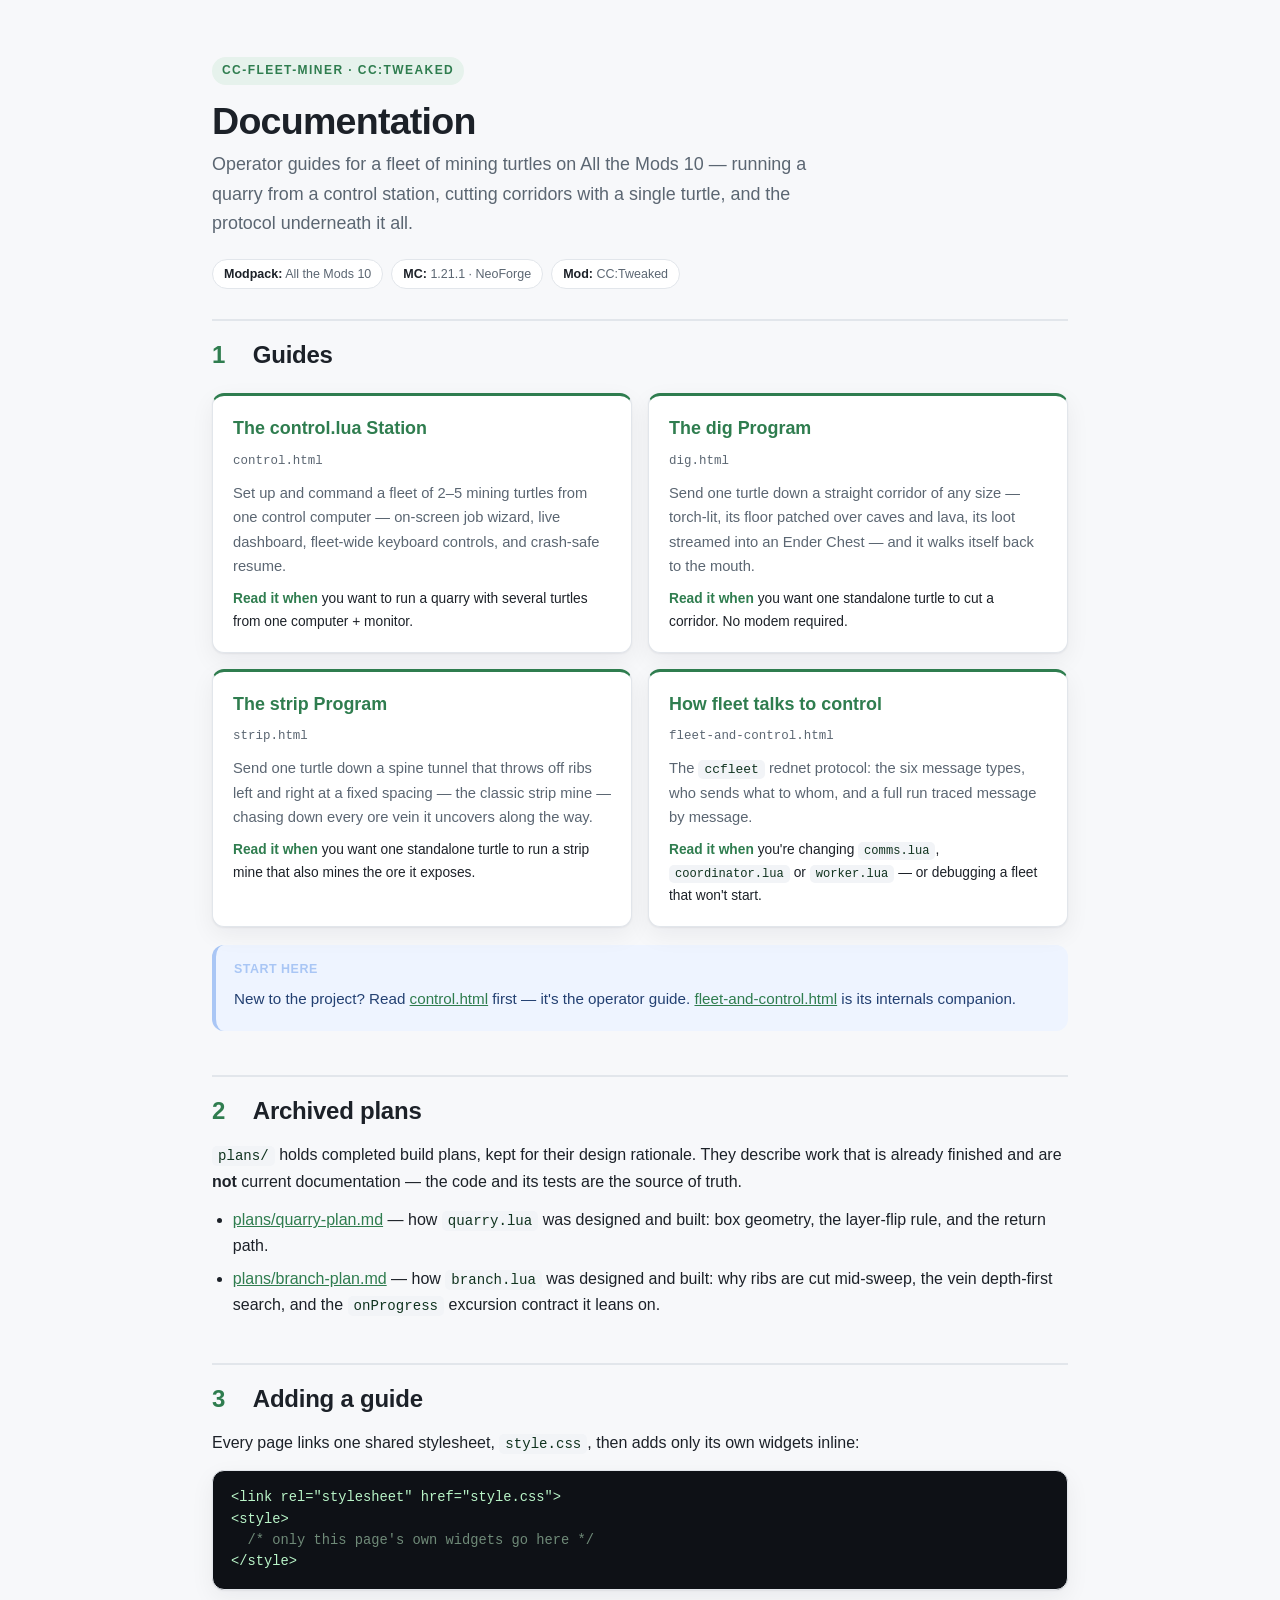
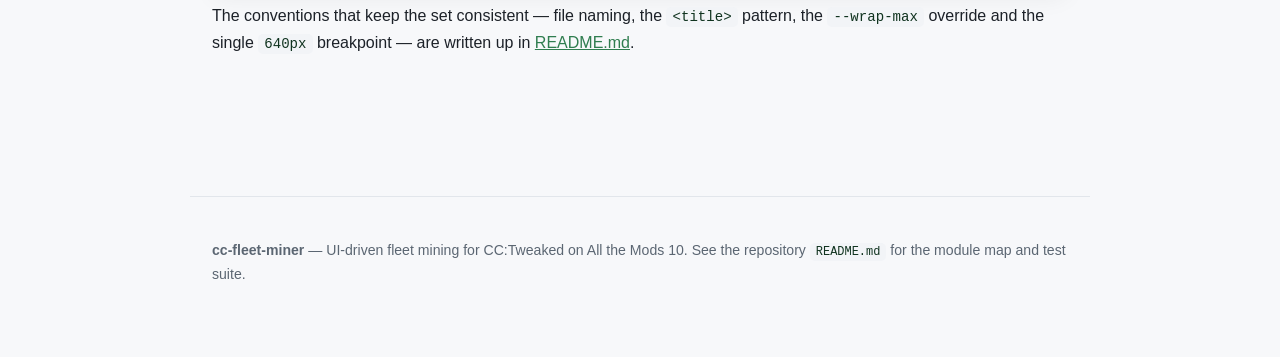
<file: docs/index.html>
<!DOCTYPE html>
<html lang="en">
<head>
<meta charset="utf-8">
<meta name="viewport" content="width=device-width, initial-scale=1">
<title>cc-fleet-miner — Documentation</title>
<link rel="stylesheet" href="style.css">
<style>
  /* index.html — page-specific: the clickable guide cards. */
  .cards { display: grid; grid-template-columns: 1fr 1fr; gap: 16px; margin: 18px 0 8px; }
  a.doc {
    display: block; text-decoration: none; color: inherit;
    background: var(--panel); border: 1px solid var(--line); border-radius: 12px;
    padding: 18px 20px; box-shadow: var(--shadow);
    border-top: 3px solid var(--accent);
    transition: transform .12s ease, box-shadow .12s ease;
  }
  a.doc:hover { transform: translateY(-2px); box-shadow: 0 2px 4px rgba(16,24,32,.08), 0 14px 34px rgba(16,24,32,.12); }
  a.doc h3 { margin: 0 0 2px; font-size: 1.12rem; color: var(--accent); }
  a.doc .file { font-family: ui-monospace, SFMono-Regular, Menlo, Consolas, monospace; font-size: .78rem; color: var(--muted); }
  a.doc p { margin: 9px 0 0; font-size: .92rem; color: var(--muted); }
  a.doc .when { margin-top: 10px; font-size: .86rem; color: var(--ink); }
  a.doc .when b { color: var(--accent); font-weight: 650; }
  .plans { margin-top: 8px; }
</style>
</head>
<body>

<header class="hero">
  <span class="eyebrow">cc-fleet-miner · CC:Tweaked</span>
  <h1>Documentation</h1>
  <p class="lede">Operator guides for a fleet of mining turtles on All the Mods 10 — running a quarry from a control station, cutting corridors with a single turtle, and the protocol underneath it all.</p>
  <div class="meta-row">
    <span class="chip"><b>Modpack:</b> All the Mods 10</span>
    <span class="chip"><b>MC:</b> 1.21.1 · NeoForge</span>
    <span class="chip"><b>Mod:</b> CC:Tweaked</span>
  </div>
</header>

<div class="wrap">

  <section>
    <h2><span class="num">1</span>Guides</h2>

    <div class="cards">

      <a class="doc" href="control.html">
        <h3>The control.lua Station</h3>
        <span class="file">control.html</span>
        <p>Set up and command a fleet of 2–5 mining turtles from one control computer — on-screen job wizard, live dashboard, fleet-wide keyboard controls, and crash-safe resume.</p>
        <p class="when"><b>Read it when</b> you want to run a quarry with several turtles from one computer + monitor.</p>
      </a>

      <a class="doc" href="dig.html">
        <h3>The dig Program</h3>
        <span class="file">dig.html</span>
        <p>Send one turtle down a straight corridor of any size — torch-lit, its floor patched over caves and lava, its loot streamed into an Ender Chest — and it walks itself back to the mouth.</p>
        <p class="when"><b>Read it when</b> you want one standalone turtle to cut a corridor. No modem required.</p>
      </a>

      <a class="doc" href="strip.html">
        <h3>The strip Program</h3>
        <span class="file">strip.html</span>
        <p>Send one turtle down a spine tunnel that throws off ribs left and right at a fixed spacing — the classic strip mine — chasing down every ore vein it uncovers along the way.</p>
        <p class="when"><b>Read it when</b> you want one standalone turtle to run a strip mine that also mines the ore it exposes.</p>
      </a>

      <a class="doc" href="fleet-and-control.html">
        <h3>How fleet talks to control</h3>
        <span class="file">fleet-and-control.html</span>
        <p>The <code>ccfleet</code> rednet protocol: the six message types, who sends what to whom, and a full run traced message by message.</p>
        <p class="when"><b>Read it when</b> you're changing <code>comms.lua</code>, <code>coordinator.lua</code> or <code>worker.lua</code> — or debugging a fleet that won't start.</p>
      </a>

    </div>

    <div class="callout note">
      <span class="tag">Start here</span>
      <p>New to the project? Read <a href="control.html">control.html</a> first — it's the operator guide. <a href="fleet-and-control.html">fleet-and-control.html</a> is its internals companion.</p>
    </div>
  </section>

  <section>
    <h2><span class="num">2</span>Archived plans</h2>
    <p><code>plans/</code> holds completed build plans, kept for their design rationale. They describe work that is already finished and are <strong>not</strong> current documentation — the code and its tests are the source of truth.</p>
    <ul class="plans">
      <li><a href="plans/quarry-plan.md">plans/quarry-plan.md</a> — how <code>quarry.lua</code> was designed and built: box geometry, the layer-flip rule, and the return path.</li>
      <li><a href="plans/branch-plan.md">plans/branch-plan.md</a> — how <code>branch.lua</code> was designed and built: why ribs are cut mid-sweep, the vein depth-first search, and the <code>onProgress</code> excursion contract it leans on.</li>
    </ul>
  </section>

  <section>
    <h2><span class="num">3</span>Adding a guide</h2>
    <p>Every page links one shared stylesheet, <code>style.css</code>, then adds only its own widgets inline:</p>
<pre><code>&lt;link rel="stylesheet" href="style.css"&gt;
&lt;style&gt;
  <span class="cmt">/* only this page's own widgets go here */</span>
&lt;/style&gt;</code></pre>
    <p>The conventions that keep the set consistent — file naming, the <code>&lt;title&gt;</code> pattern, the <code>--wrap-max</code> override and the single <code>640px</code> breakpoint — are written up in <a href="README.md">README.md</a>.</p>
  </section>

</div>

<footer>
  <p><strong>cc-fleet-miner</strong> — UI-driven fleet mining for CC:Tweaked on All the Mods 10. See the repository <code>README.md</code> for the module map and test suite.</p>
</footer>

</body>
</html>
</file>
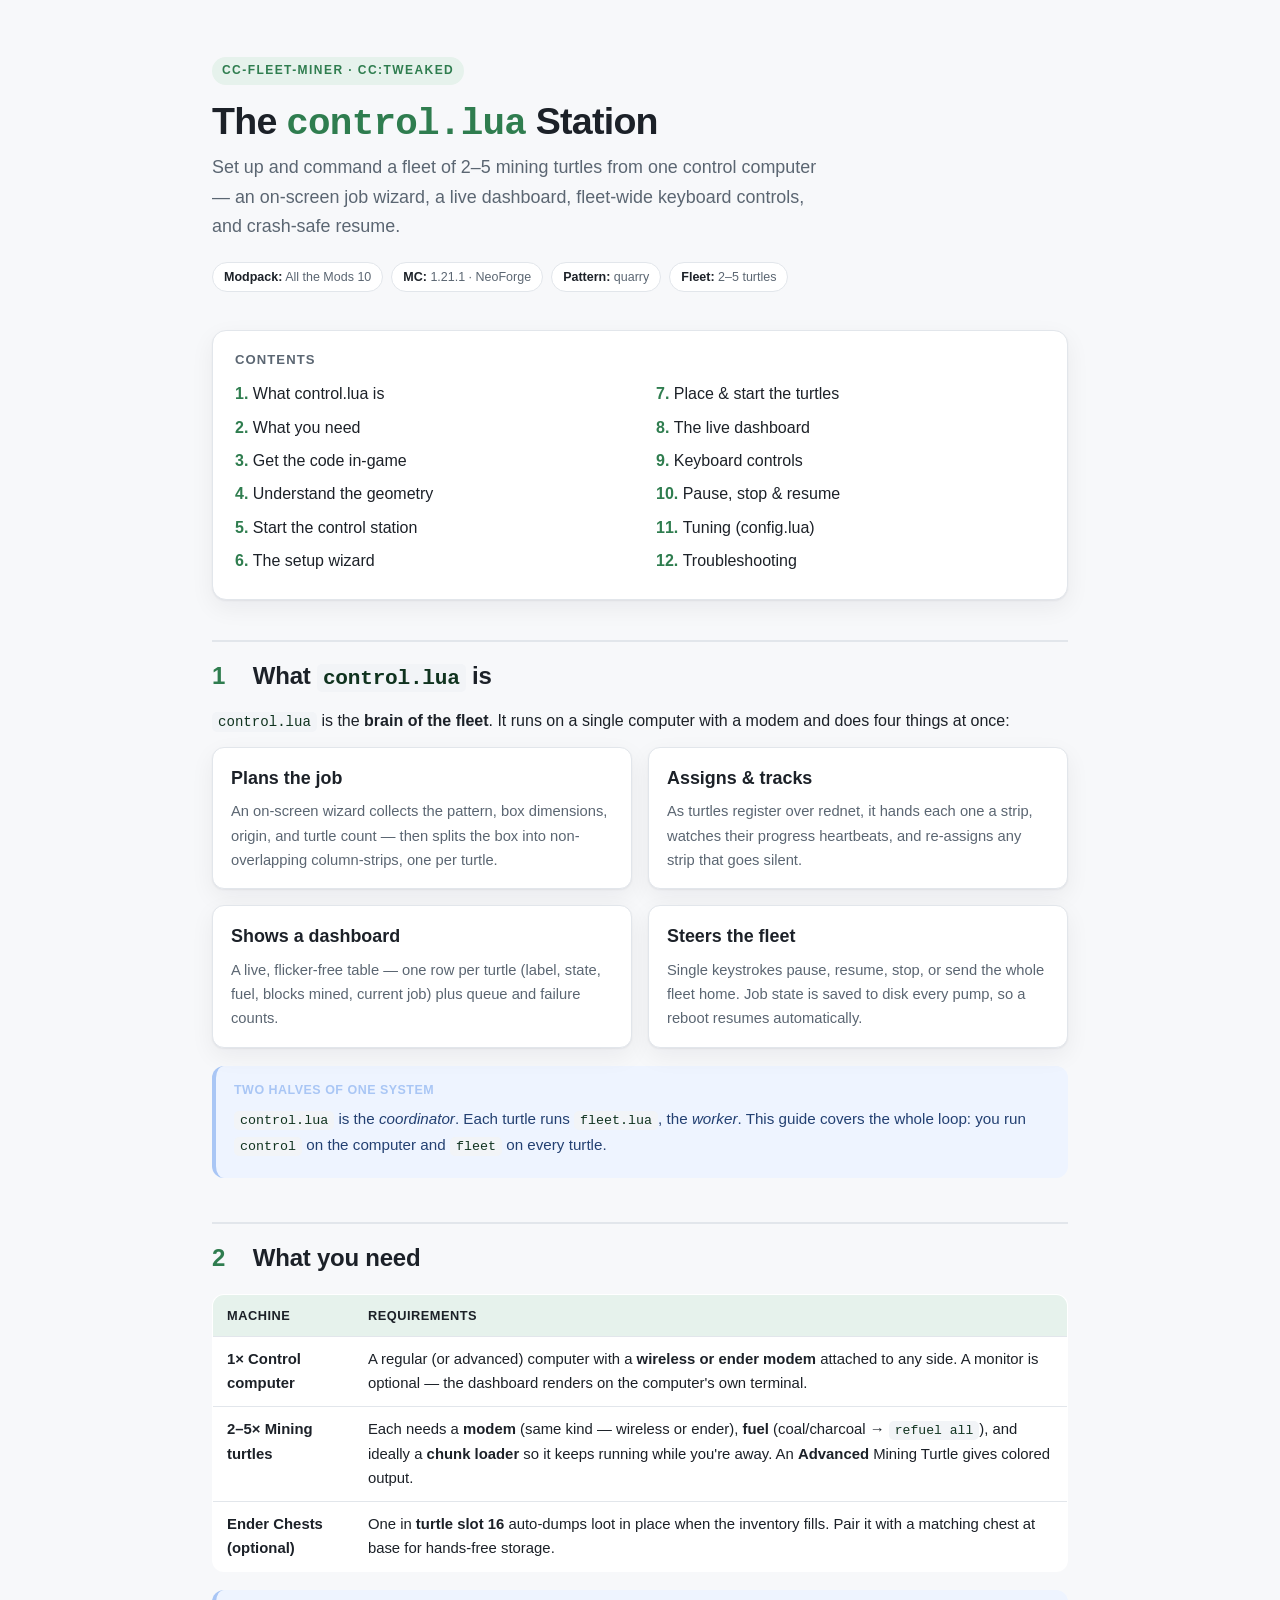
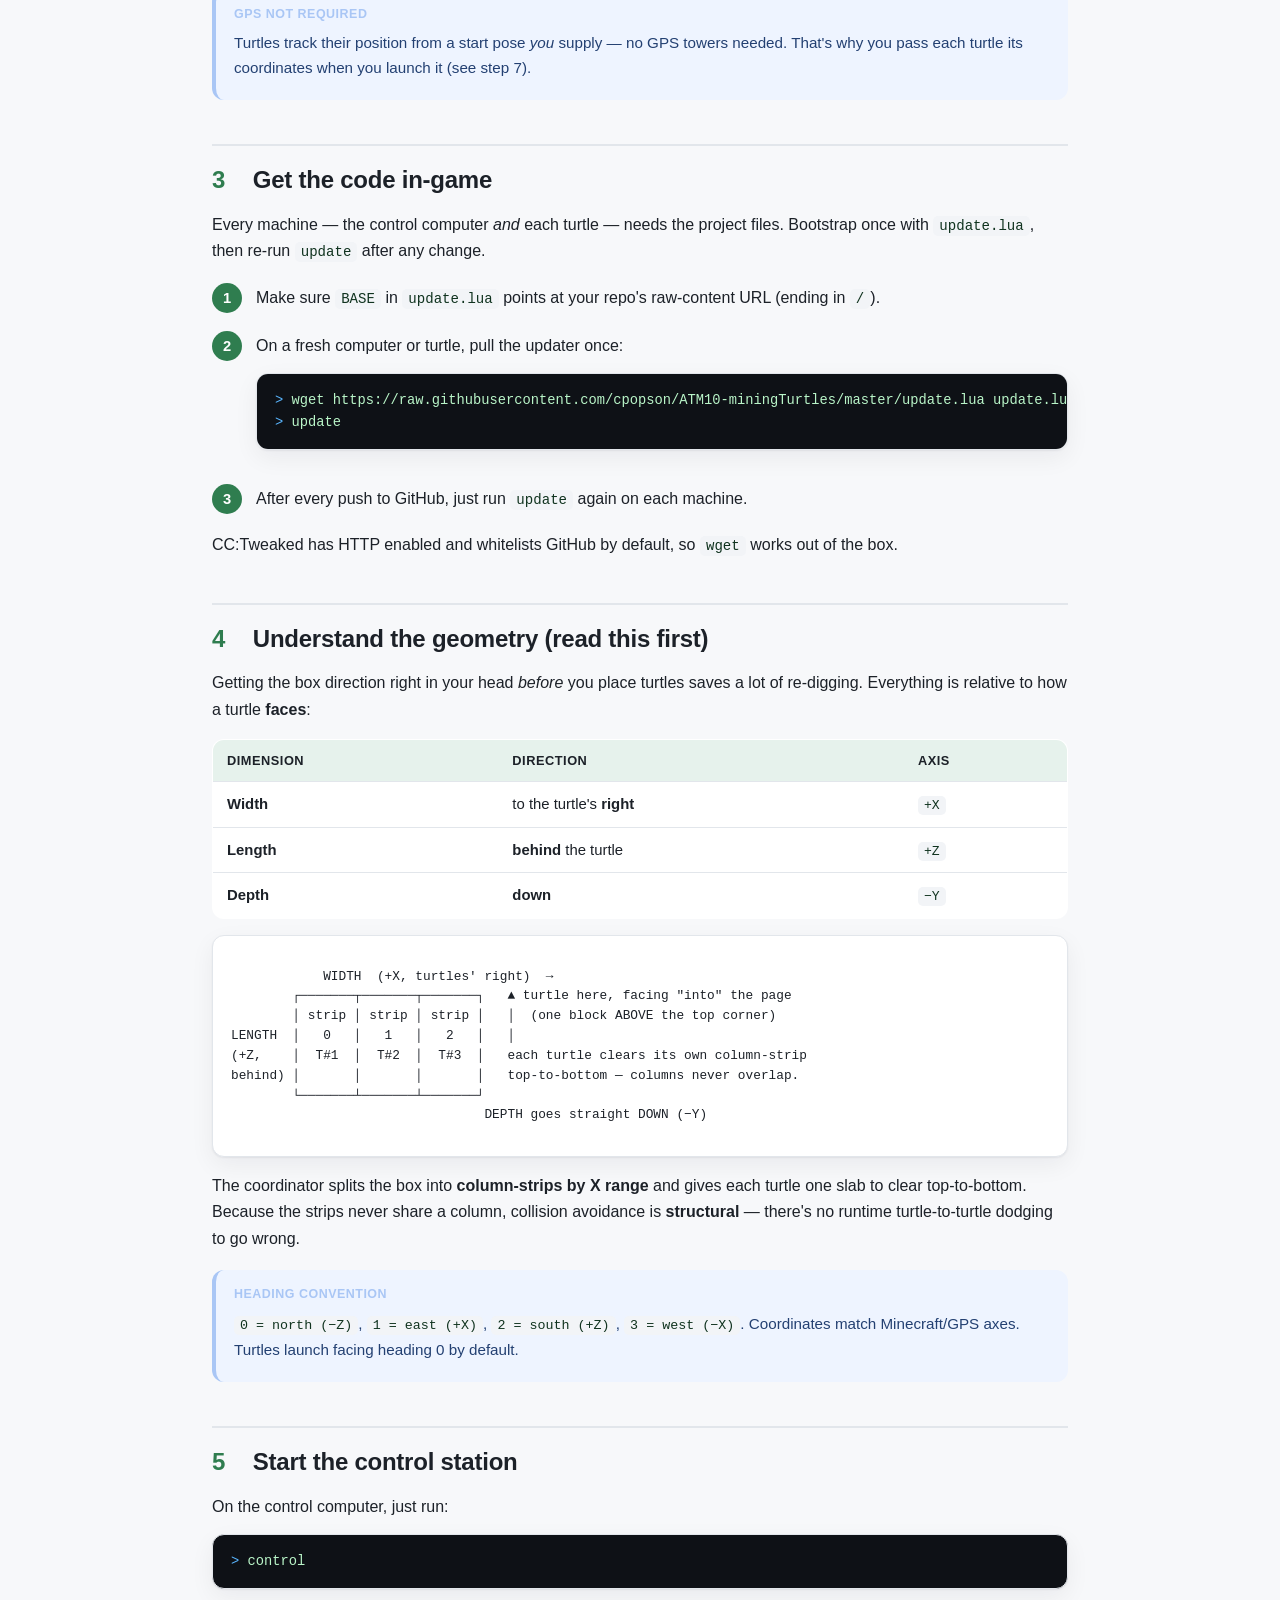
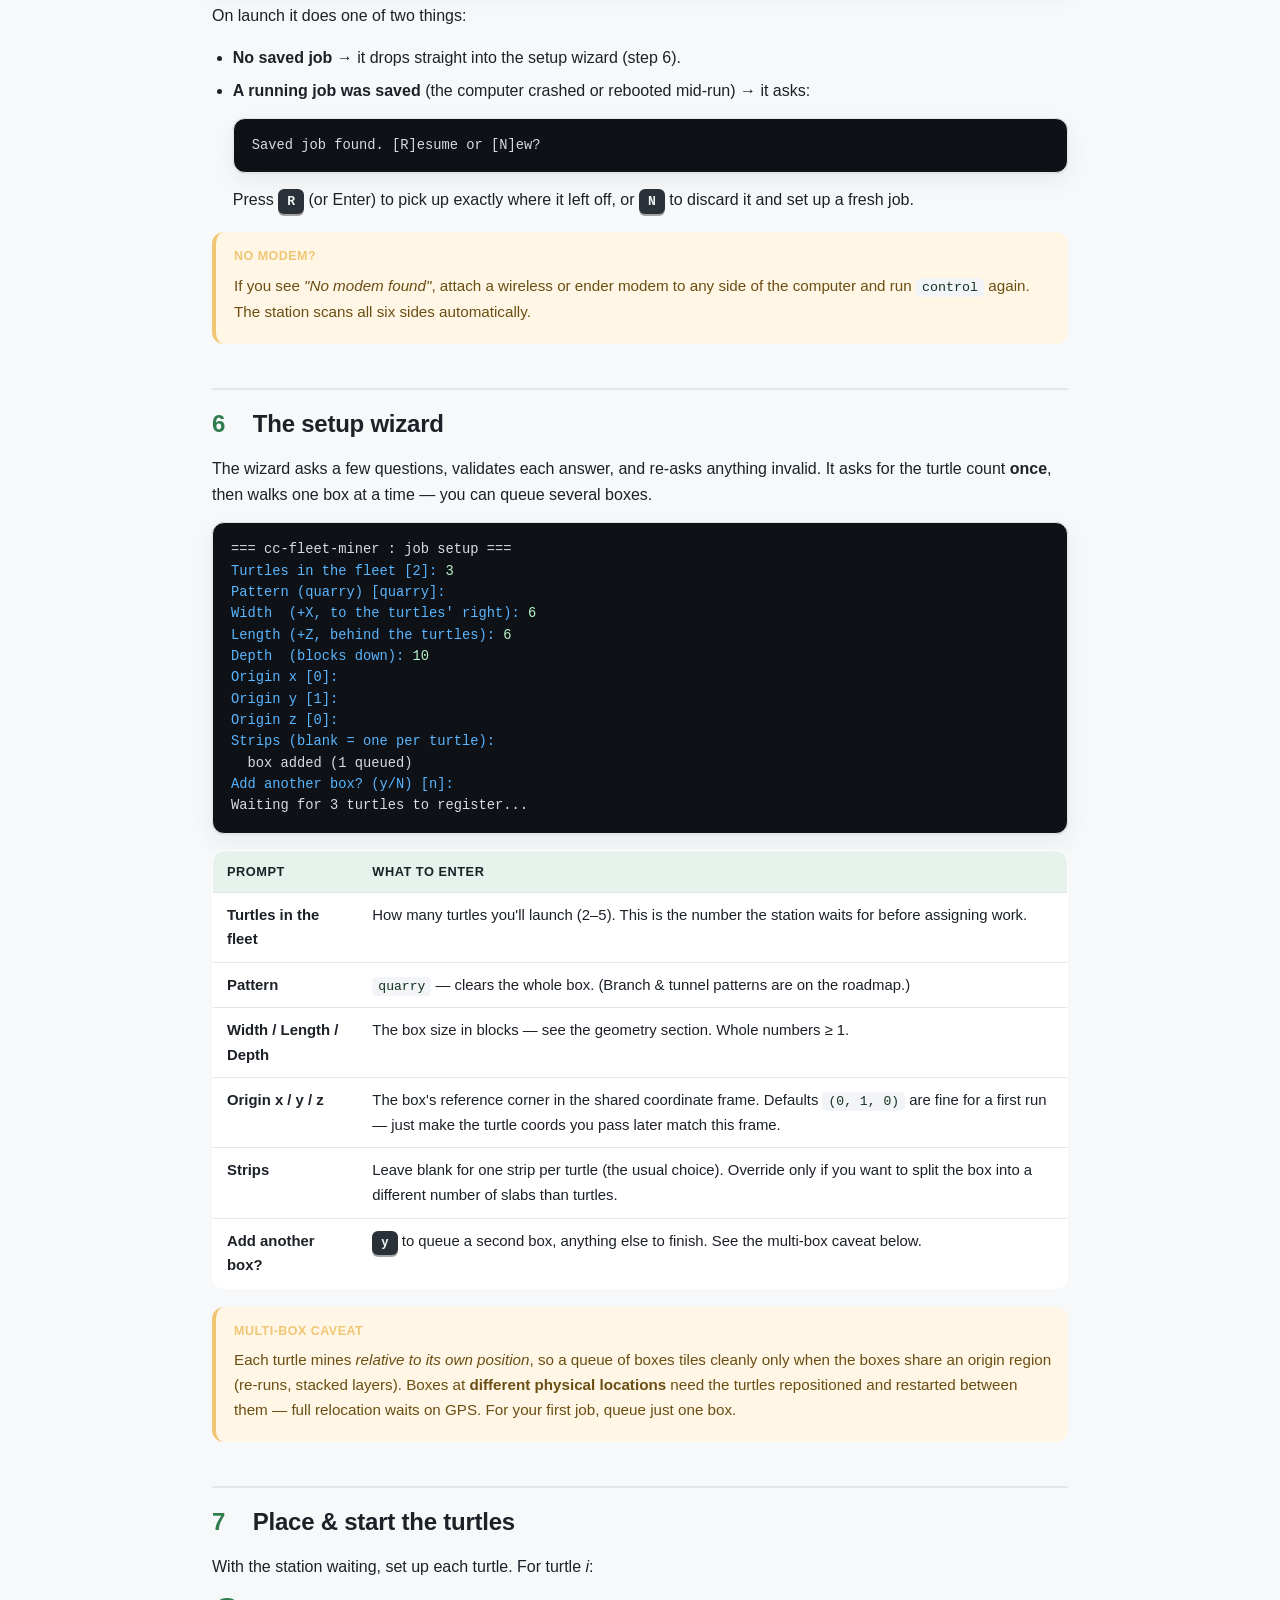
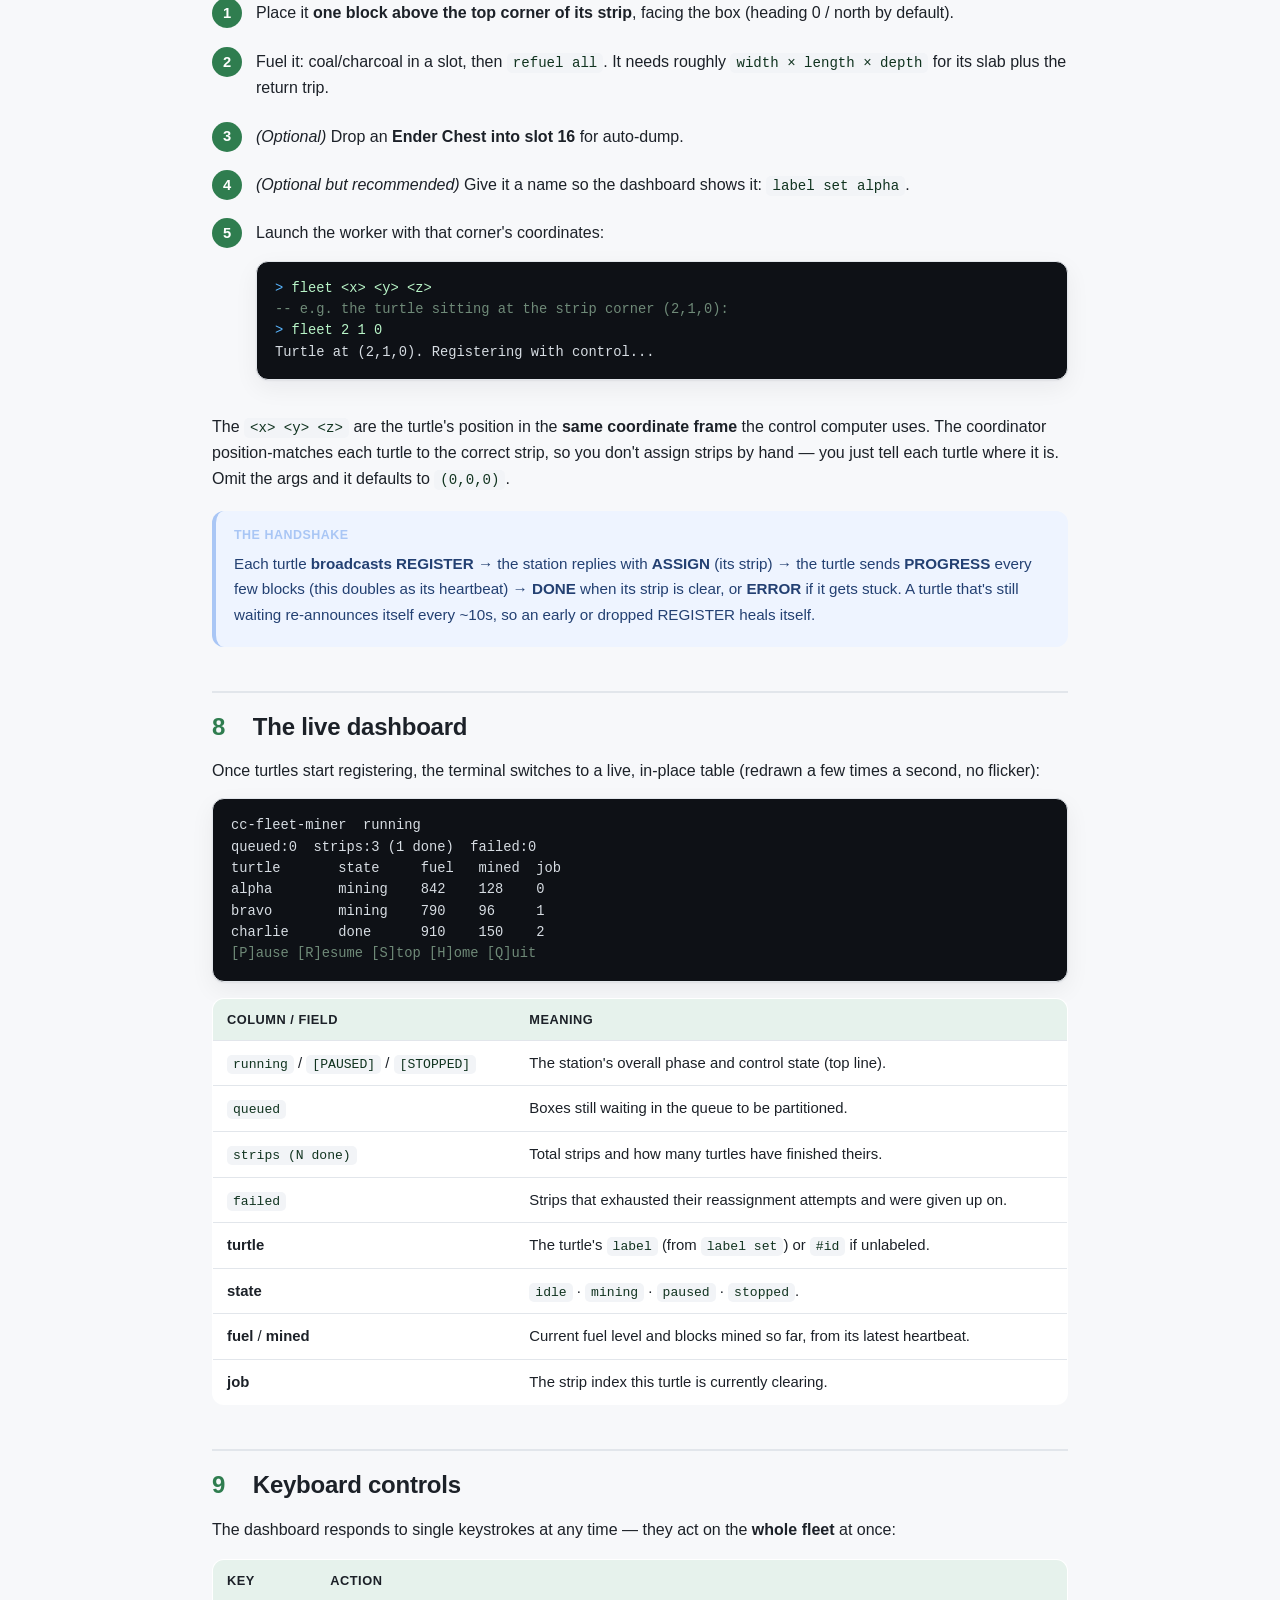
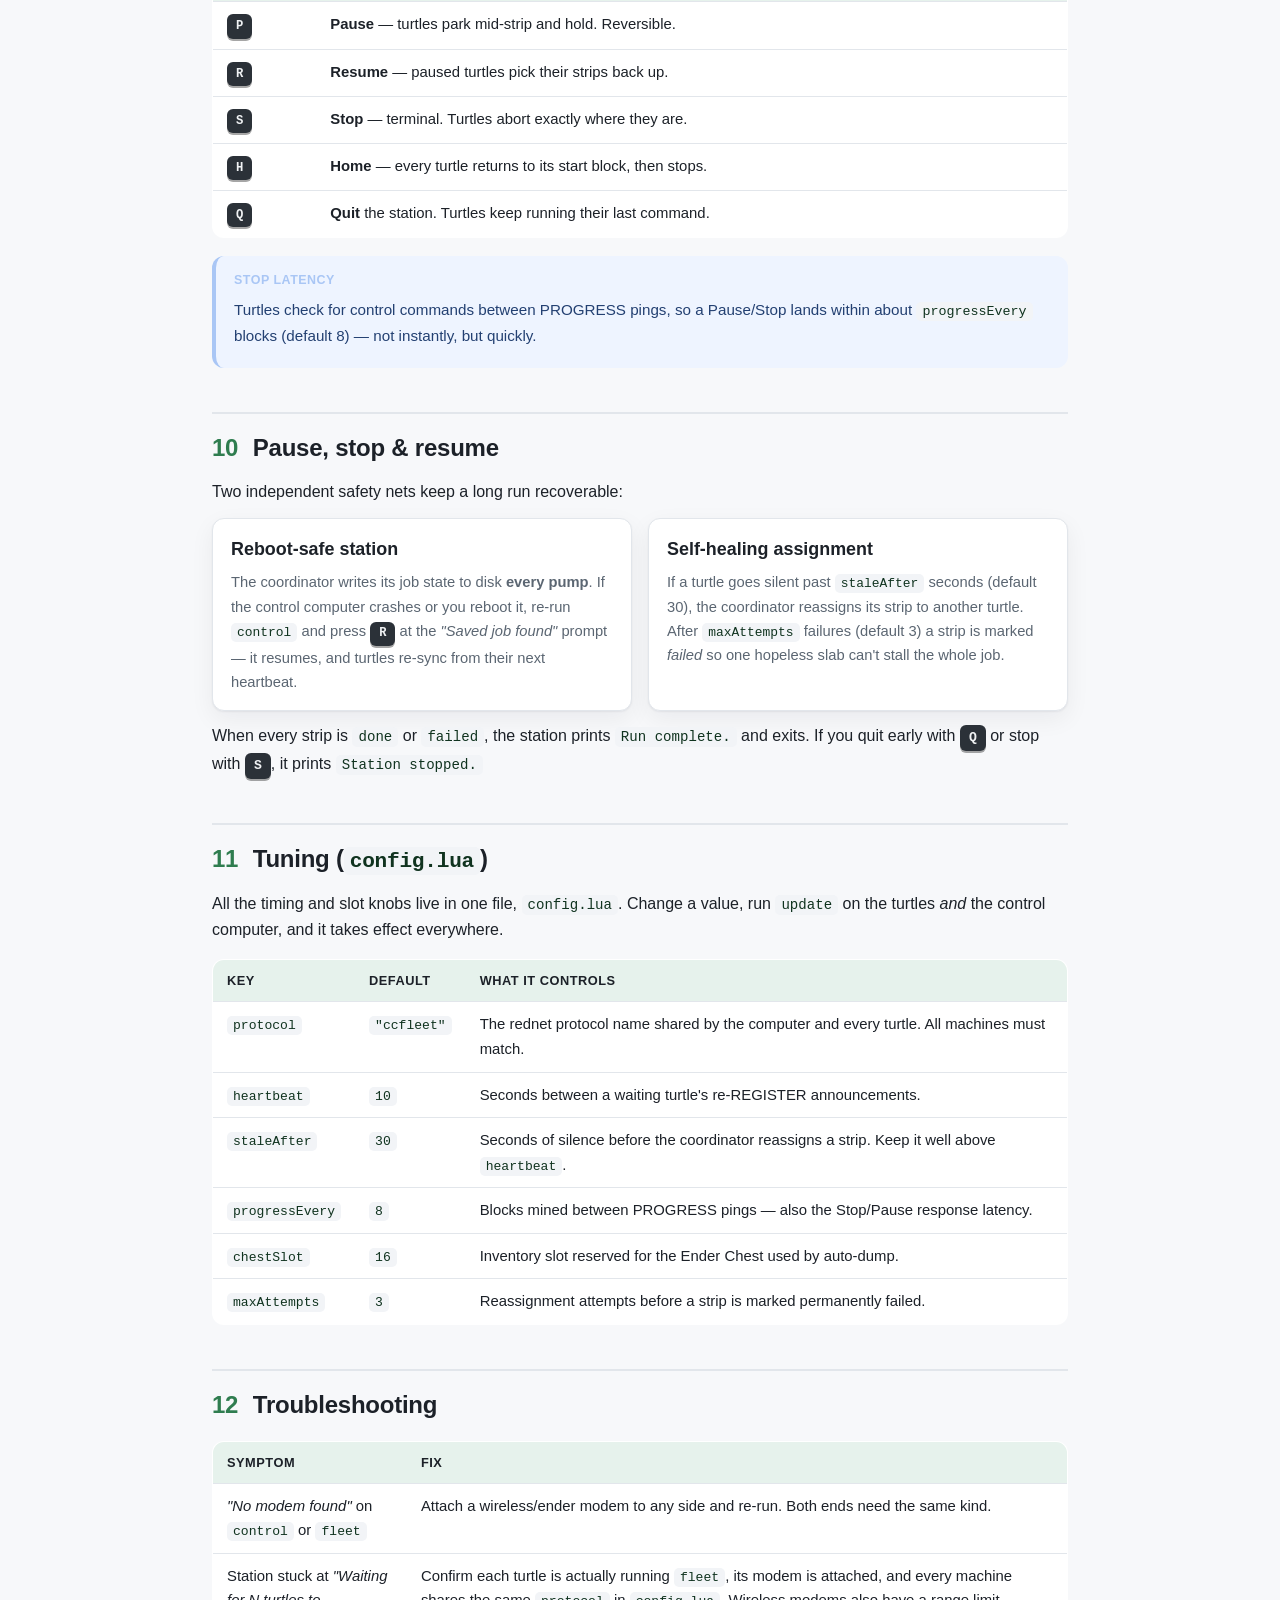
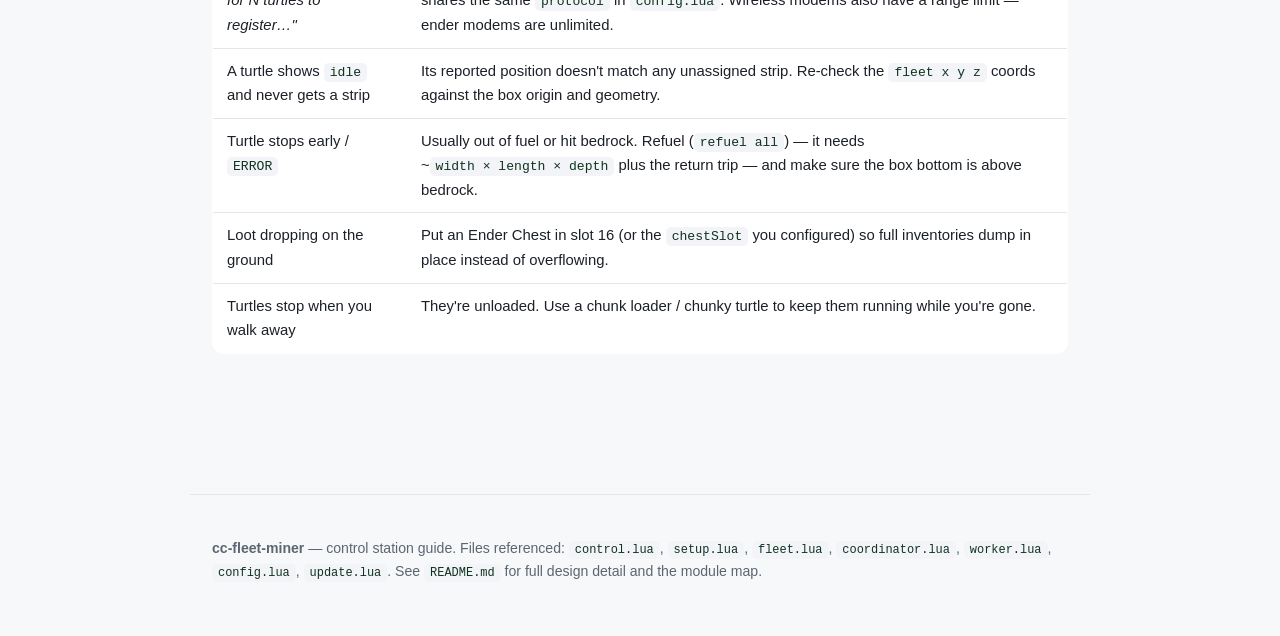
<file: docs/control.html>
<!DOCTYPE html>
<html lang="en">
<head>
<meta charset="utf-8">
<meta name="viewport" content="width=device-width, initial-scale=1">
<title>cc-fleet-miner — The control.lua Station</title>
<link rel="stylesheet" href="style.css">
</head>
<body>

<header class="hero">
  <span class="eyebrow">cc-fleet-miner · CC:Tweaked</span>
  <h1>The <span class="mono">control.lua</span> Station</h1>
  <p class="lede">Set up and command a fleet of 2–5 mining turtles from one control computer — an on-screen job wizard, a live dashboard, fleet-wide keyboard controls, and crash-safe resume.</p>
  <div class="meta-row">
    <span class="chip"><b>Modpack:</b> All the Mods 10</span>
    <span class="chip"><b>MC:</b> 1.21.1 · NeoForge</span>
    <span class="chip"><b>Pattern:</b> quarry</span>
    <span class="chip"><b>Fleet:</b> 2–5 turtles</span>
  </div>
</header>

<div class="wrap">

  <nav class="toc">
    <p>Contents</p>
    <ol>
      <li><a href="#overview">What control.lua is</a></li>
      <li><a href="#need">What you need</a></li>
      <li><a href="#code">Get the code in-game</a></li>
      <li><a href="#geometry">Understand the geometry</a></li>
      <li><a href="#start-control">Start the control station</a></li>
      <li><a href="#setup-wizard">The setup wizard</a></li>
      <li><a href="#start-turtles">Place &amp; start the turtles</a></li>
      <li><a href="#dashboard">The live dashboard</a></li>
      <li><a href="#controls">Keyboard controls</a></li>
      <li><a href="#resume">Pause, stop &amp; resume</a></li>
      <li><a href="#config">Tuning (config.lua)</a></li>
      <li><a href="#troubleshoot">Troubleshooting</a></li>
    </ol>
  </nav>

  <section id="overview">
    <h2><span class="num">1</span>What <code>control.lua</code> is</h2>
    <p><code>control.lua</code> is the <strong>brain of the fleet</strong>. It runs on a single computer with a modem and does four things at once:</p>
    <div class="grid2">
      <div class="card">
        <h3>Plans the job</h3>
        <p>An on-screen wizard collects the pattern, box dimensions, origin, and turtle count — then splits the box into non-overlapping column-strips, one per turtle.</p>
      </div>
      <div class="card">
        <h3>Assigns &amp; tracks</h3>
        <p>As turtles register over rednet, it hands each one a strip, watches their progress heartbeats, and re-assigns any strip that goes silent.</p>
      </div>
      <div class="card">
        <h3>Shows a dashboard</h3>
        <p>A live, flicker-free table — one row per turtle (label, state, fuel, blocks mined, current job) plus queue and failure counts.</p>
      </div>
      <div class="card">
        <h3>Steers the fleet</h3>
        <p>Single keystrokes pause, resume, stop, or send the whole fleet home. Job state is saved to disk every pump, so a reboot resumes automatically.</p>
      </div>
    </div>
    <div class="callout note">
      <span class="tag">Two halves of one system</span>
      <p><code>control.lua</code> is the <em>coordinator</em>. Each turtle runs <code>fleet.lua</code>, the <em>worker</em>. This guide covers the whole loop: you run <code>control</code> on the computer and <code>fleet</code> on every turtle.</p>
    </div>
  </section>

  <section id="need">
    <h2><span class="num">2</span>What you need</h2>
    <table>
      <thead><tr><th>Machine</th><th>Requirements</th></tr></thead>
      <tbody>
        <tr>
          <td><strong>1× Control computer</strong></td>
          <td>A regular (or advanced) computer with a <strong>wireless or ender modem</strong> attached to any side. A monitor is optional — the dashboard renders on the computer's own terminal.</td>
        </tr>
        <tr>
          <td><strong>2–5× Mining turtles</strong></td>
          <td>Each needs a <strong>modem</strong> (same kind — wireless or ender), <strong>fuel</strong> (coal/charcoal → <code>refuel all</code>), and ideally a <strong>chunk loader</strong> so it keeps running while you're away. An <strong>Advanced</strong> Mining Turtle gives colored output.</td>
        </tr>
        <tr>
          <td><strong>Ender Chests (optional)</strong></td>
          <td>One in <strong>turtle slot 16</strong> auto-dumps loot in place when the inventory fills. Pair it with a matching chest at base for hands-free storage.</td>
        </tr>
      </tbody>
    </table>
    <div class="callout note">
      <span class="tag">GPS not required</span>
      <p>Turtles track their position from a start pose <em>you</em> supply — no GPS towers needed. That's why you pass each turtle its coordinates when you launch it (see step&nbsp;7).</p>
    </div>
  </section>

  <section id="code">
    <h2><span class="num">3</span>Get the code in-game</h2>
    <p>Every machine — the control computer <em>and</em> each turtle — needs the project files. Bootstrap once with <code>update.lua</code>, then re-run <code>update</code> after any change.</p>
    <ol class="steps">
      <li>Make sure <code>BASE</code> in <code>update.lua</code> points at your repo's raw-content URL (ending in <code>/</code>).</li>
      <li>On a fresh computer or turtle, pull the updater once:
        <pre><code><span class="prompt">&gt;</span> wget https://raw.githubusercontent.com/cpopson/ATM10-miningTurtles/master/update.lua update.lua
<span class="prompt">&gt;</span> update</code></pre>
      </li>
      <li>After every push to GitHub, just run <code>update</code> again on each machine.</li>
    </ol>
    <p>CC:Tweaked has HTTP enabled and whitelists GitHub by default, so <code>wget</code> works out of the box.</p>
  </section>

  <section id="geometry">
    <h2><span class="num">4</span>Understand the geometry (read this first)</h2>
    <p>Getting the box direction right in your head <em>before</em> you place turtles saves a lot of re-digging. Everything is relative to how a turtle <strong>faces</strong>:</p>
    <table>
      <thead><tr><th>Dimension</th><th>Direction</th><th>Axis</th></tr></thead>
      <tbody>
        <tr><td><strong>Width</strong></td><td>to the turtle's <strong>right</strong></td><td><code>+X</code></td></tr>
        <tr><td><strong>Length</strong></td><td><strong>behind</strong> the turtle</td><td><code>+Z</code></td></tr>
        <tr><td><strong>Depth</strong></td><td><strong>down</strong></td><td><code>−Y</code></td></tr>
      </tbody>
    </table>
    <div class="diagram" aria-label="Top-down view of a box split into per-turtle column strips">
<pre>            WIDTH  (+X, turtles' right)  →
        ┌───────┬───────┬───────┐   ▲ turtle here, facing "into" the page
        │ strip │ strip │ strip │   │  (one block ABOVE the top corner)
LENGTH  │   0   │   1   │   2   │   │
(+Z,    │  T#1  │  T#2  │  T#3  │   each turtle clears its own column-strip
behind) │       │       │       │   top-to-bottom — columns never overlap.
        └───────┴───────┴───────┘
                                 DEPTH goes straight DOWN (−Y)</pre>
    </div>
    <p>The coordinator splits the box into <strong>column-strips by X range</strong> and gives each turtle one slab to clear top-to-bottom. Because the strips never share a column, collision avoidance is <strong>structural</strong> — there's no runtime turtle-to-turtle dodging to go wrong.</p>
    <div class="callout note">
      <span class="tag">Heading convention</span>
      <p><code>0 = north (−Z)</code>, <code>1 = east (+X)</code>, <code>2 = south (+Z)</code>, <code>3 = west (−X)</code>. Coordinates match Minecraft/GPS axes. Turtles launch facing heading&nbsp;0 by default.</p>
    </div>
  </section>

  <section id="start-control">
    <h2><span class="num">5</span>Start the control station</h2>
    <p>On the control computer, just run:</p>
    <pre><code><span class="prompt">&gt;</span> control</code></pre>
    <p>On launch it does one of two things:</p>
    <ul>
      <li><strong>No saved job</strong> → it drops straight into the setup wizard (step&nbsp;6).</li>
      <li><strong>A running job was saved</strong> (the computer crashed or rebooted mid-run) → it asks:
        <pre><code><span class="out">Saved job found. [R]esume or [N]ew?</span> </code></pre>
        Press <kbd>R</kbd> (or Enter) to pick up exactly where it left off, or <kbd>N</kbd> to discard it and set up a fresh job.</li>
    </ul>
    <div class="callout warn">
      <span class="tag">No modem?</span>
      <p>If you see <em>"No modem found"</em>, attach a wireless or ender modem to any side of the computer and run <code>control</code> again. The station scans all six sides automatically.</p>
    </div>
  </section>

  <section id="setup-wizard">
    <h2><span class="num">6</span>The setup wizard</h2>
    <p>The wizard asks a few questions, validates each answer, and re-asks anything invalid. It asks for the turtle count <strong>once</strong>, then walks one box at a time — you can queue several boxes.</p>
    <pre><code><span class="out">=== cc-fleet-miner : job setup ===</span>
<span class="prompt">Turtles in the fleet [2]:</span> 3
<span class="prompt">Pattern (quarry) [quarry]:</span>
<span class="prompt">Width  (+X, to the turtles' right):</span> 6
<span class="prompt">Length (+Z, behind the turtles):</span> 6
<span class="prompt">Depth  (blocks down):</span> 10
<span class="prompt">Origin x [0]:</span>
<span class="prompt">Origin y [1]:</span>
<span class="prompt">Origin z [0]:</span>
<span class="prompt">Strips (blank = one per turtle):</span>
<span class="out">  box added (1 queued)</span>
<span class="prompt">Add another box? (y/N) [n]:</span>
<span class="out">Waiting for 3 turtles to register...</span></code></pre>
    <table>
      <thead><tr><th>Prompt</th><th>What to enter</th></tr></thead>
      <tbody>
        <tr><td><strong>Turtles in the fleet</strong></td><td>How many turtles you'll launch (2–5). This is the number the station waits for before assigning work.</td></tr>
        <tr><td><strong>Pattern</strong></td><td><code>quarry</code> — clears the whole box. (Branch &amp; tunnel patterns are on the roadmap.)</td></tr>
        <tr><td><strong>Width / Length / Depth</strong></td><td>The box size in blocks — see the geometry section. Whole numbers ≥ 1.</td></tr>
        <tr><td><strong>Origin x / y / z</strong></td><td>The box's reference corner in the shared coordinate frame. Defaults <code>(0, 1, 0)</code> are fine for a first run — just make the turtle coords you pass later match this frame.</td></tr>
        <tr><td><strong>Strips</strong></td><td>Leave blank for one strip per turtle (the usual choice). Override only if you want to split the box into a different number of slabs than turtles.</td></tr>
        <tr><td><strong>Add another box?</strong></td><td><kbd>y</kbd> to queue a second box, anything else to finish. See the multi-box caveat below.</td></tr>
      </tbody>
    </table>
    <div class="callout warn">
      <span class="tag">Multi-box caveat</span>
      <p>Each turtle mines <em>relative to its own position</em>, so a queue of boxes tiles cleanly only when the boxes share an origin region (re-runs, stacked layers). Boxes at <strong>different physical locations</strong> need the turtles repositioned and restarted between them — full relocation waits on GPS. For your first job, queue just one box.</p>
    </div>
  </section>

  <section id="start-turtles">
    <h2><span class="num">7</span>Place &amp; start the turtles</h2>
    <p>With the station waiting, set up each turtle. For turtle <em>i</em>:</p>
    <ol class="steps">
      <li>Place it <strong>one block above the top corner of its strip</strong>, facing the box (heading&nbsp;0 / north by default).</li>
      <li>Fuel it: coal/charcoal in a slot, then <code>refuel all</code>. It needs roughly <code>width × length × depth</code> for its slab plus the return trip.</li>
      <li><em>(Optional)</em> Drop an <strong>Ender Chest into slot 16</strong> for auto-dump.</li>
      <li><em>(Optional but recommended)</em> Give it a name so the dashboard shows it: <code>label set alpha</code>.</li>
      <li>Launch the worker with that corner's coordinates:
        <pre><code><span class="prompt">&gt;</span> fleet &lt;x&gt; &lt;y&gt; &lt;z&gt;
<span class="cmt">-- e.g. the turtle sitting at the strip corner (2,1,0):</span>
<span class="prompt">&gt;</span> fleet 2 1 0
<span class="out">Turtle at (2,1,0). Registering with control...</span></code></pre>
      </li>
    </ol>
    <p>The <code>&lt;x&gt; &lt;y&gt; &lt;z&gt;</code> are the turtle's position in the <strong>same coordinate frame</strong> the control computer uses. The coordinator position-matches each turtle to the correct strip, so you don't assign strips by hand — you just tell each turtle where it is. Omit the args and it defaults to <code>(0,0,0)</code>.</p>
    <div class="callout note">
      <span class="tag">The handshake</span>
      <p>Each turtle <strong>broadcasts REGISTER</strong> → the station replies with <strong>ASSIGN</strong> (its strip) → the turtle sends <strong>PROGRESS</strong> every few blocks (this doubles as its heartbeat) → <strong>DONE</strong> when its strip is clear, or <strong>ERROR</strong> if it gets stuck. A turtle that's still waiting re-announces itself every ~10s, so an early or dropped REGISTER heals itself.</p>
    </div>
  </section>

  <section id="dashboard">
    <h2><span class="num">8</span>The live dashboard</h2>
    <p>Once turtles start registering, the terminal switches to a live, in-place table (redrawn a few times a second, no flicker):</p>
    <pre><code><span class="out">cc-fleet-miner  running
queued:0  strips:3 (1 done)  failed:0
turtle       state     fuel   mined  job
alpha        mining    842    128    0
bravo        mining    790    96     1
charlie      done      910    150    2</span>
<span class="cmt">[P]ause [R]esume [S]top [H]ome [Q]uit</span></code></pre>
    <table>
      <thead><tr><th>Column / field</th><th>Meaning</th></tr></thead>
      <tbody>
        <tr><td><code>running</code> / <code>[PAUSED]</code> / <code>[STOPPED]</code></td><td>The station's overall phase and control state (top line).</td></tr>
        <tr><td><code>queued</code></td><td>Boxes still waiting in the queue to be partitioned.</td></tr>
        <tr><td><code>strips (N done)</code></td><td>Total strips and how many turtles have finished theirs.</td></tr>
        <tr><td><code>failed</code></td><td>Strips that exhausted their reassignment attempts and were given up on.</td></tr>
        <tr><td><strong>turtle</strong></td><td>The turtle's <code>label</code> (from <code>label set</code>) or <code>#id</code> if unlabeled.</td></tr>
        <tr><td><strong>state</strong></td><td><code>idle</code> · <code>mining</code> · <code>paused</code> · <code>stopped</code>.</td></tr>
        <tr><td><strong>fuel</strong> / <strong>mined</strong></td><td>Current fuel level and blocks mined so far, from its latest heartbeat.</td></tr>
        <tr><td><strong>job</strong></td><td>The strip index this turtle is currently clearing.</td></tr>
      </tbody>
    </table>
  </section>

  <section id="controls">
    <h2><span class="num">9</span>Keyboard controls</h2>
    <p>The dashboard responds to single keystrokes at any time — they act on the <strong>whole fleet</strong> at once:</p>
    <table>
      <thead><tr><th>Key</th><th>Action</th></tr></thead>
      <tbody>
        <tr><td><kbd>P</kbd></td><td><strong>Pause</strong> — turtles park mid-strip and hold. Reversible.</td></tr>
        <tr><td><kbd>R</kbd></td><td><strong>Resume</strong> — paused turtles pick their strips back up.</td></tr>
        <tr><td><kbd>S</kbd></td><td><strong>Stop</strong> — terminal. Turtles abort exactly where they are.</td></tr>
        <tr><td><kbd>H</kbd></td><td><strong>Home</strong> — every turtle returns to its start block, then stops.</td></tr>
        <tr><td><kbd>Q</kbd></td><td><strong>Quit</strong> the station. Turtles keep running their last command.</td></tr>
      </tbody>
    </table>
    <div class="callout note">
      <span class="tag">Stop latency</span>
      <p>Turtles check for control commands between PROGRESS pings, so a Pause/Stop lands within about <code>progressEvery</code> blocks (default 8) — not instantly, but quickly.</p>
    </div>
  </section>

  <section id="resume">
    <h2><span class="num">10</span>Pause, stop &amp; resume</h2>
    <p>Two independent safety nets keep a long run recoverable:</p>
    <div class="grid2">
      <div class="card">
        <h3>Reboot-safe station</h3>
        <p>The coordinator writes its job state to disk <strong>every pump</strong>. If the control computer crashes or you reboot it, re-run <code>control</code> and press <kbd>R</kbd> at the <em>"Saved job found"</em> prompt — it resumes, and turtles re-sync from their next heartbeat.</p>
      </div>
      <div class="card">
        <h3>Self-healing assignment</h3>
        <p>If a turtle goes silent past <code>staleAfter</code> seconds (default 30), the coordinator reassigns its strip to another turtle. After <code>maxAttempts</code> failures (default 3) a strip is marked <em>failed</em> so one hopeless slab can't stall the whole job.</p>
      </div>
    </div>
    <p>When every strip is <code>done</code> or <code>failed</code>, the station prints <code>Run complete.</code> and exits. If you quit early with <kbd>Q</kbd> or stop with <kbd>S</kbd>, it prints <code>Station stopped.</code></p>
  </section>

  <section id="config">
    <h2><span class="num">11</span>Tuning (<code>config.lua</code>)</h2>
    <p>All the timing and slot knobs live in one file, <code>config.lua</code>. Change a value, run <code>update</code> on the turtles <em>and</em> the control computer, and it takes effect everywhere.</p>
    <table>
      <thead><tr><th>Key</th><th>Default</th><th>What it controls</th></tr></thead>
      <tbody>
        <tr><td><code>protocol</code></td><td><code>"ccfleet"</code></td><td>The rednet protocol name shared by the computer and every turtle. All machines must match.</td></tr>
        <tr><td><code>heartbeat</code></td><td><code>10</code></td><td>Seconds between a waiting turtle's re-REGISTER announcements.</td></tr>
        <tr><td><code>staleAfter</code></td><td><code>30</code></td><td>Seconds of silence before the coordinator reassigns a strip. Keep it well above <code>heartbeat</code>.</td></tr>
        <tr><td><code>progressEvery</code></td><td><code>8</code></td><td>Blocks mined between PROGRESS pings — also the Stop/Pause response latency.</td></tr>
        <tr><td><code>chestSlot</code></td><td><code>16</code></td><td>Inventory slot reserved for the Ender Chest used by auto-dump.</td></tr>
        <tr><td><code>maxAttempts</code></td><td><code>3</code></td><td>Reassignment attempts before a strip is marked permanently failed.</td></tr>
      </tbody>
    </table>
  </section>

  <section id="troubleshoot">
    <h2><span class="num">12</span>Troubleshooting</h2>
    <table>
      <thead><tr><th>Symptom</th><th>Fix</th></tr></thead>
      <tbody>
        <tr>
          <td><em>"No modem found"</em> on <code>control</code> or <code>fleet</code></td>
          <td>Attach a wireless/ender modem to any side and re-run. Both ends need the same kind.</td>
        </tr>
        <tr>
          <td>Station stuck at <em>"Waiting for N turtles to register…"</em></td>
          <td>Confirm each turtle is actually running <code>fleet</code>, its modem is attached, and every machine shares the same <code>protocol</code> in <code>config.lua</code>. Wireless modems also have a range limit — ender modems are unlimited.</td>
        </tr>
        <tr>
          <td>A turtle shows <code>idle</code> and never gets a strip</td>
          <td>Its reported position doesn't match any unassigned strip. Re-check the <code>fleet x y z</code> coords against the box origin and geometry.</td>
        </tr>
        <tr>
          <td>Turtle stops early / <code>ERROR</code></td>
          <td>Usually out of fuel or hit bedrock. Refuel (<code>refuel all</code>) — it needs ~<code>width × length × depth</code> plus the return trip — and make sure the box bottom is above bedrock.</td>
        </tr>
        <tr>
          <td>Loot dropping on the ground</td>
          <td>Put an Ender Chest in slot&nbsp;16 (or the <code>chestSlot</code> you configured) so full inventories dump in place instead of overflowing.</td>
        </tr>
        <tr>
          <td>Turtles stop when you walk away</td>
          <td>They're unloaded. Use a chunk loader / chunky turtle to keep them running while you're gone.</td>
        </tr>
      </tbody>
    </table>
  </section>

</div>

<footer>
  <p><strong>cc-fleet-miner</strong> — control station guide. Files referenced: <code>control.lua</code>, <code>setup.lua</code>, <code>fleet.lua</code>, <code>coordinator.lua</code>, <code>worker.lua</code>, <code>config.lua</code>, <code>update.lua</code>. See <code>README.md</code> for full design detail and the module map.</p>
</footer>

</body>
</html>
</file>
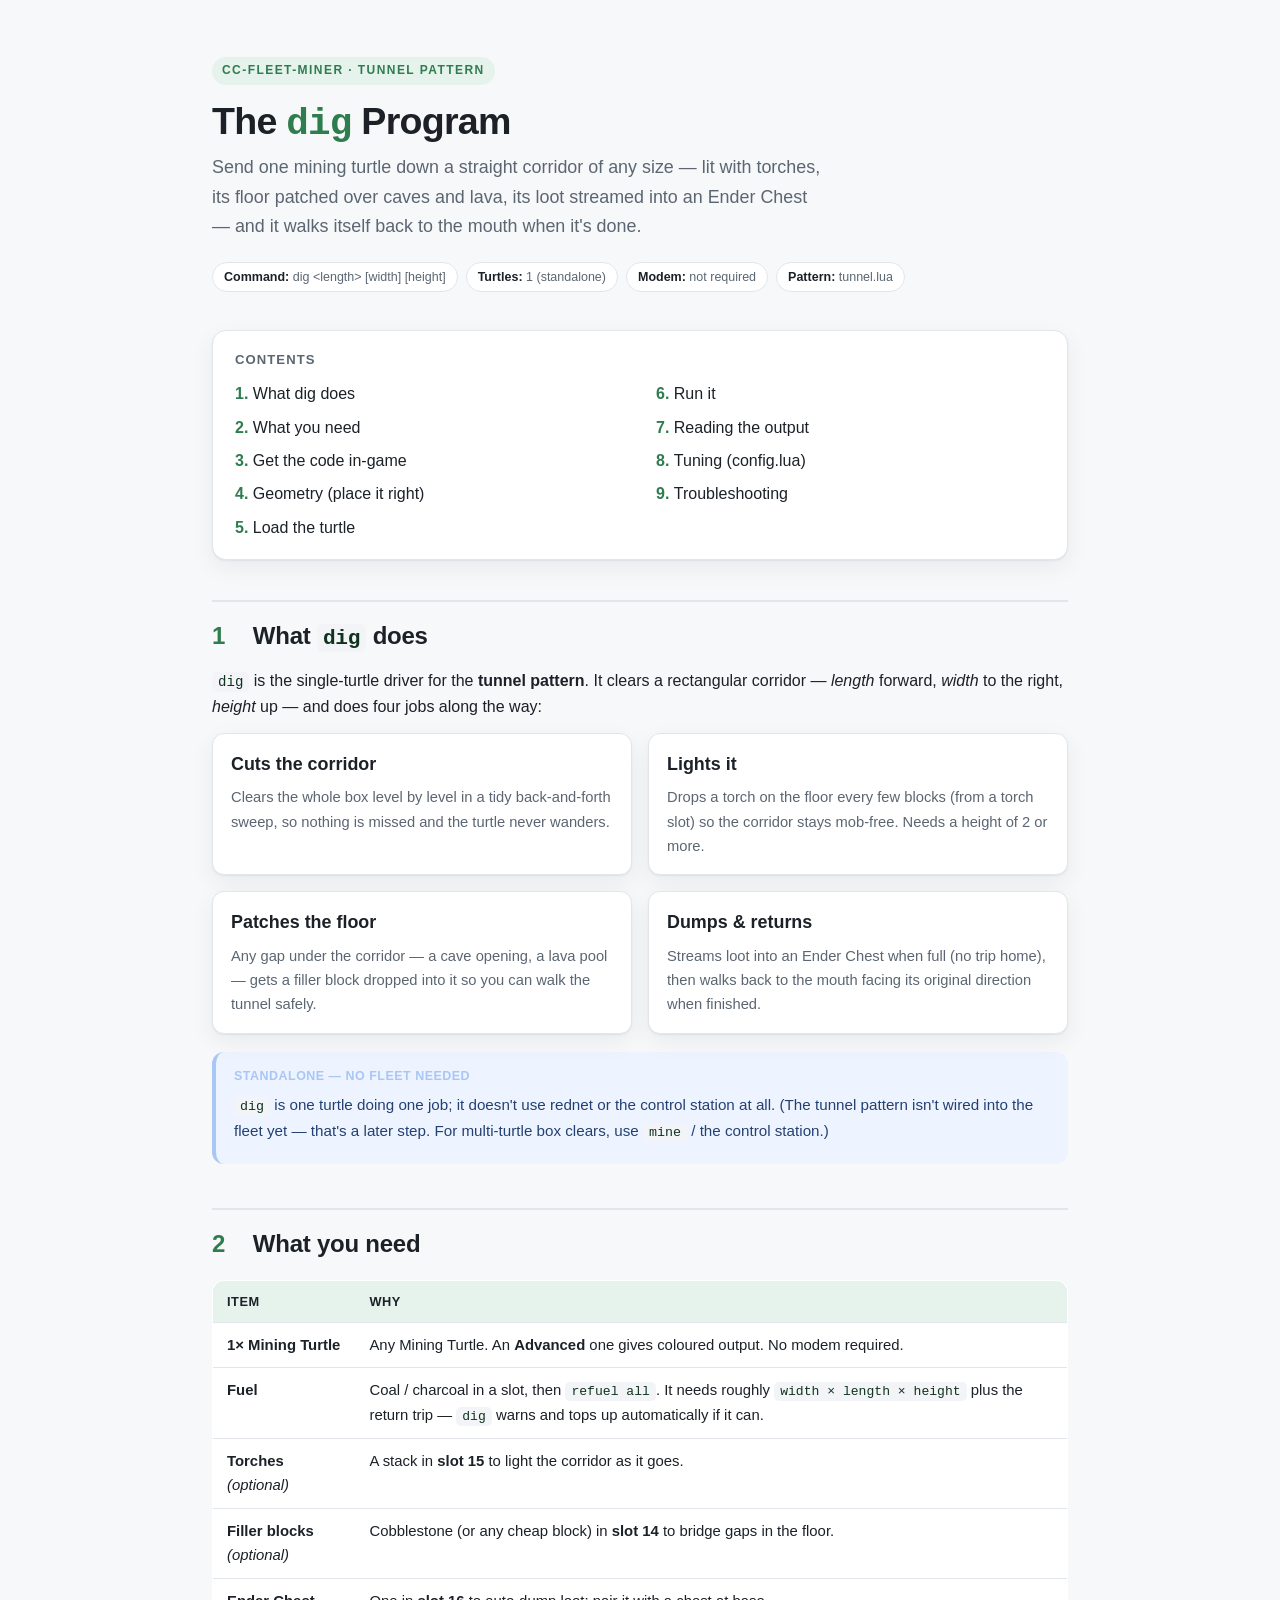
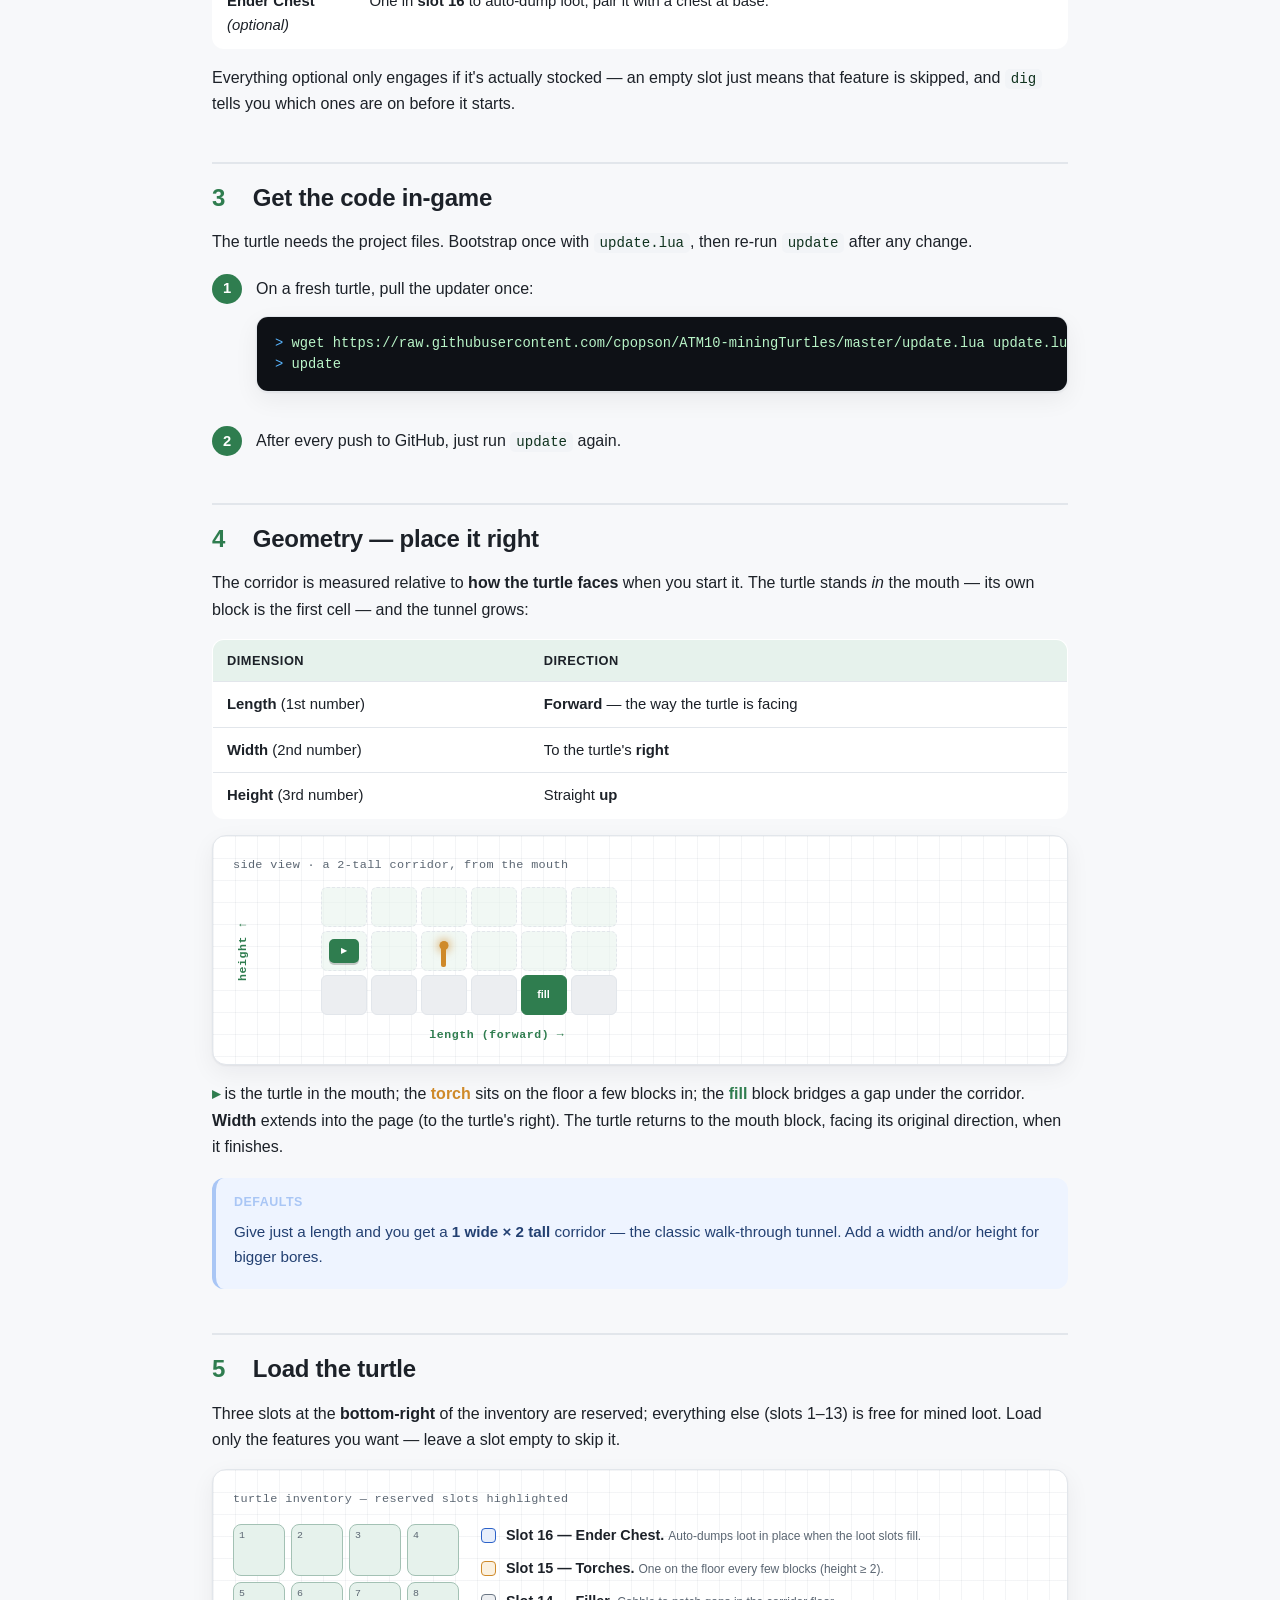
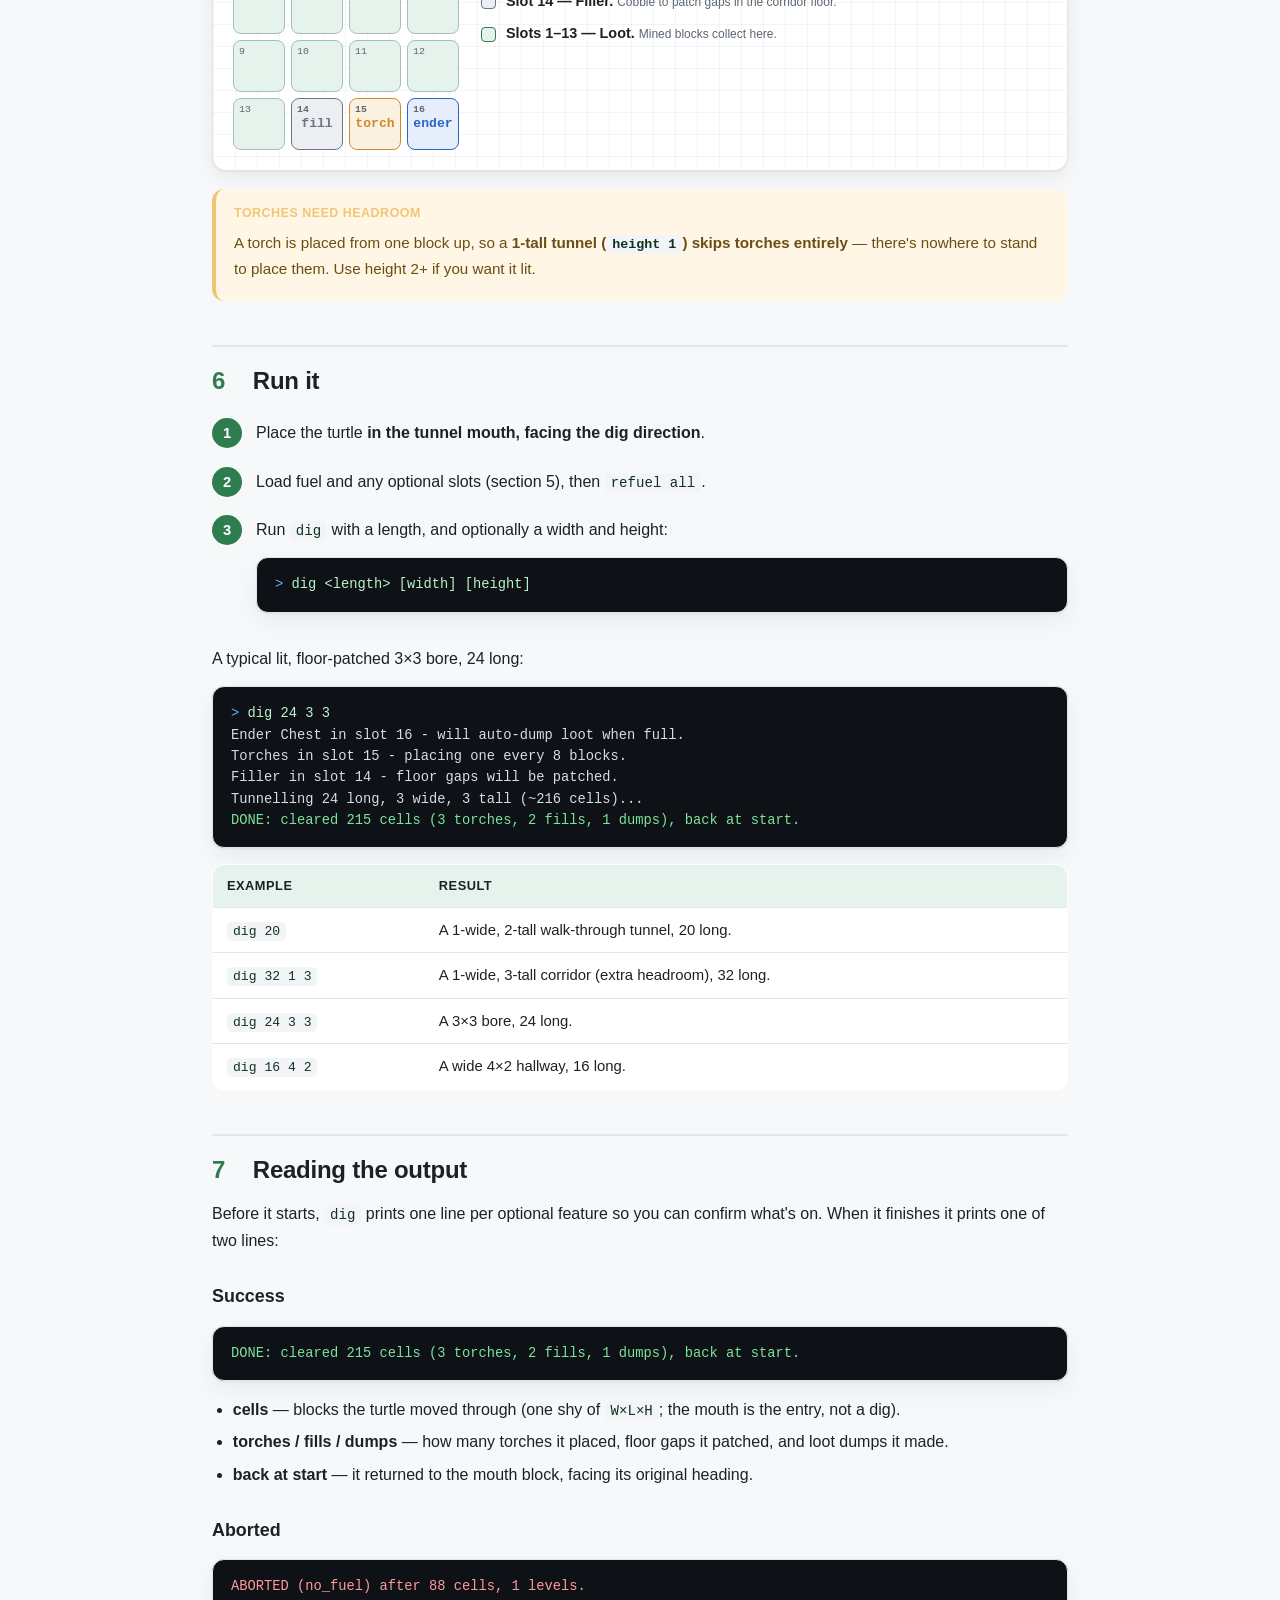
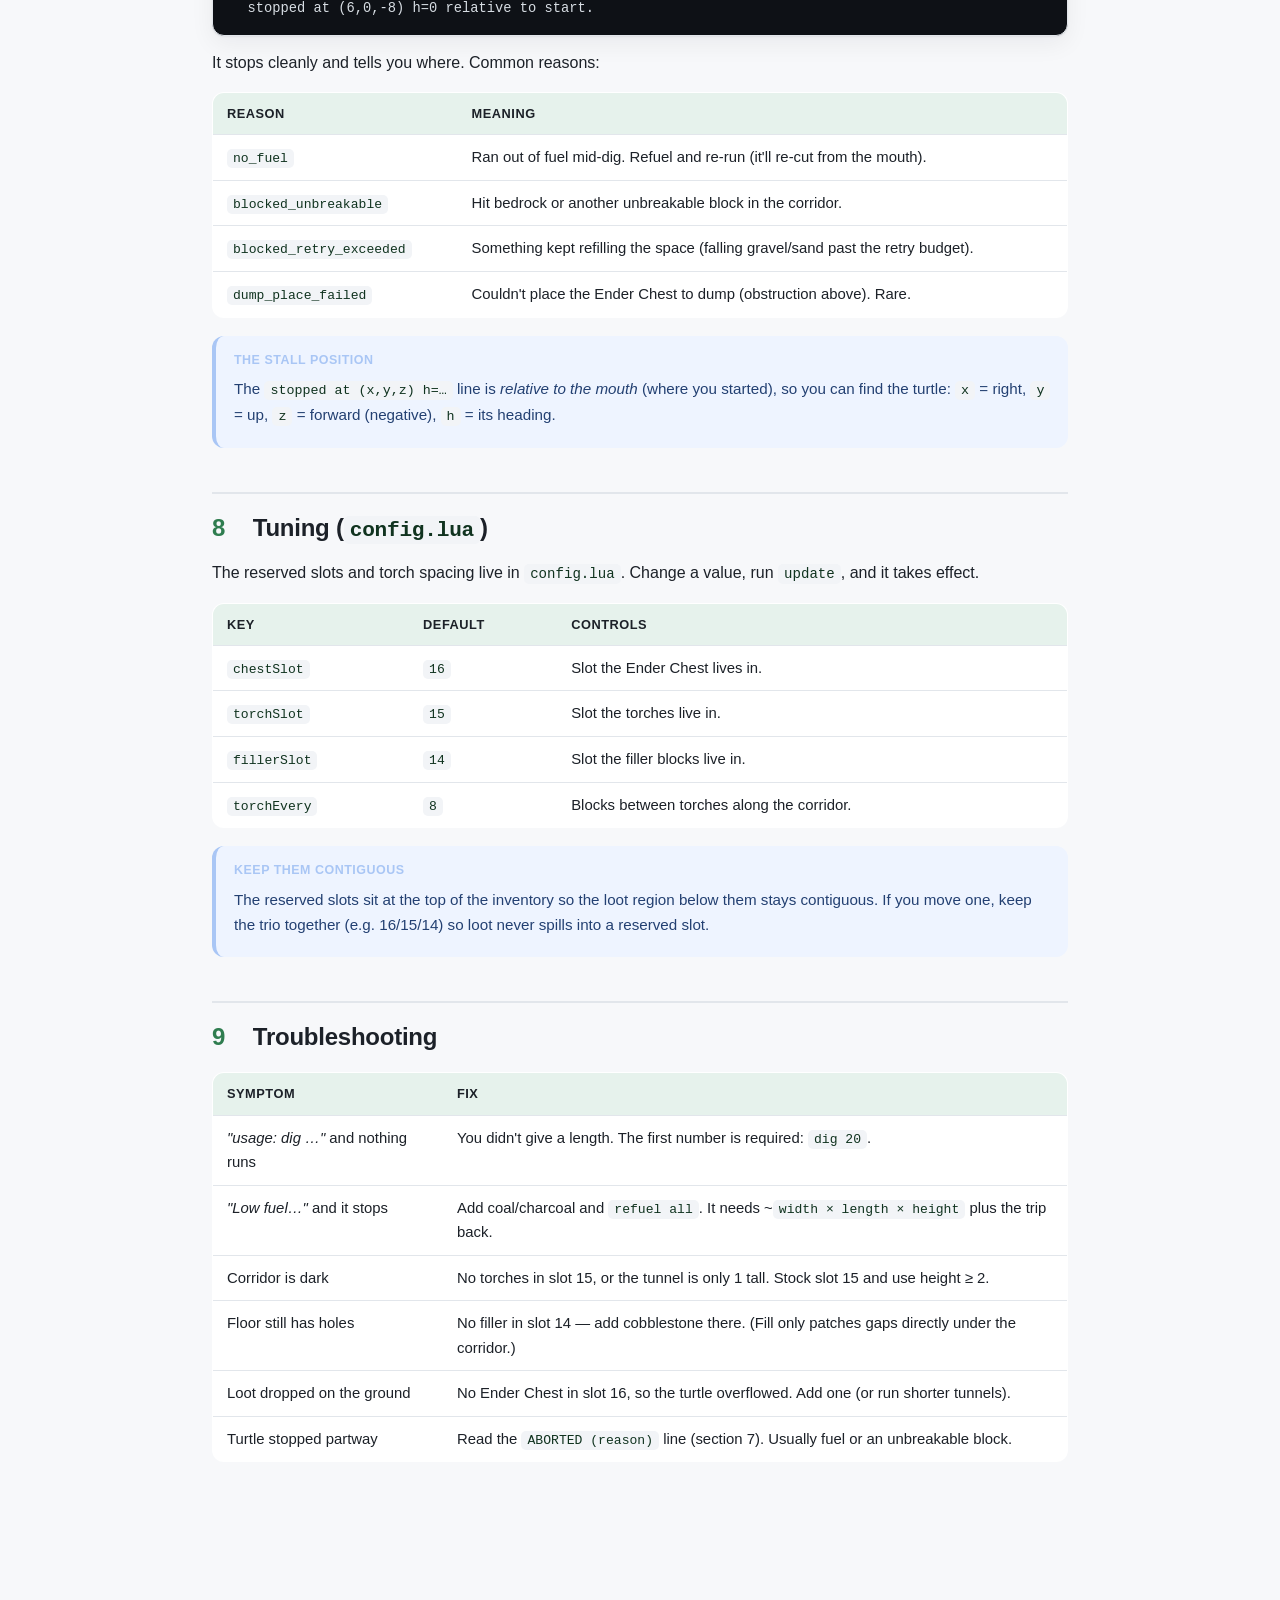
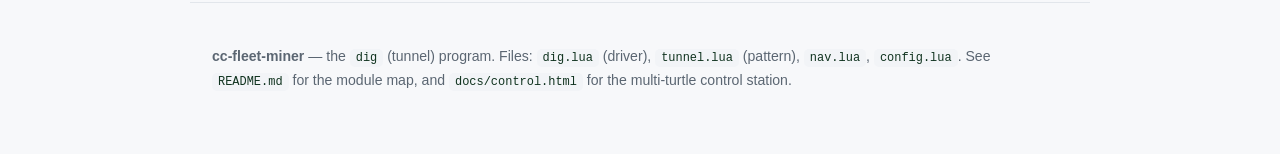
<file: docs/dig.html>
<!DOCTYPE html>
<html lang="en">
<head>
<meta charset="utf-8">
<meta name="viewport" content="width=device-width, initial-scale=1">
<title>cc-fleet-miner — The dig Program</title>
<link rel="stylesheet" href="style.css">
<style>
  /* dig.html — page-specific: reserved-slot roles, the corridor cross-section
     diagram (.tv/.cell) and the inventory-slot grid (.slot). Shared palette,
     typography, tables and callouts come from style.css. */
  :root {
    /* the three reserved-slot roles */
    --chest: #2c62c9;
    --chest-soft: #e7eefb;
    --torch: #cf8a2a;
    --torch-soft: #fbf1e0;
    --filler: #6b7684;
    --filler-soft: #eceef1;
    --grid: rgba(30,50,80,.05);
  }
  @media (prefers-color-scheme: dark) {
    :root {
      --chest: #7ea8f5;
      --chest-soft: #14233f;
      --torch: #e3ac54;
      --torch-soft: #2b2214;
      --filler: #9aa7b4;
      --filler-soft: #20262e;
      --grid: rgba(150,180,220,.05);
    }
  }

  pre .good { color: #7be39a; }
  pre .bad { color: #ff9a9a; }

  /* graph-paper diagram frame (overrides the plain frame in style.css) */
  .diagram {
    background:
      linear-gradient(var(--grid) 1px, transparent 1px),
      linear-gradient(90deg, var(--grid) 1px, transparent 1px);
    background-size: 22px 22px; background-color: var(--panel);
    border: 1px solid var(--line); border-radius: 14px; padding: 20px; margin: 16px 0; box-shadow: var(--shadow); overflow-x: auto;
  }
  .diagram .cap { font-family: ui-monospace, SFMono-Regular, Menlo, Consolas, monospace; font-size: .74rem; color: var(--muted); letter-spacing: .03em; }

  /* corridor cross-section */
  .tv { display: inline-grid; grid-template-columns: auto auto; grid-template-rows: auto auto; gap: 10px 12px; min-width: 440px; }
  .tv .ylab { grid-row: 1; grid-column: 1; writing-mode: vertical-rl; transform: rotate(180deg); text-align: center; align-self: center;
    font-family: ui-monospace, SFMono-Regular, Menlo, Consolas, monospace; font-size: .72rem; color: var(--accent); font-weight: 700; letter-spacing: .05em; }
  .tv .cells { grid-row: 1; grid-column: 2; display: grid; grid-template-columns: repeat(6, 46px); grid-auto-rows: 40px; gap: 4px; }
  .tv .xlab { grid-row: 2; grid-column: 2; text-align: center;
    font-family: ui-monospace, SFMono-Regular, Menlo, Consolas, monospace; font-size: .72rem; color: var(--accent); font-weight: 700; letter-spacing: .05em; }
  .cell { border-radius: 6px; position: relative; display: grid; place-items: center; font-size: .68rem; }
  .cell.air { border: 1px dashed var(--line); background: color-mix(in srgb, var(--accent-soft) 55%, transparent); }
  .cell.rock { background: var(--filler-soft); border: 1px solid var(--line); }
  .cell.fill { background: var(--accent); border: 1px solid var(--accent); color: #fff; font-weight: 700; }
  .cell .turtle { width: 30px; height: 24px; border-radius: 5px; background: var(--accent); color: #fff; display: grid; place-items: center; font-weight: 800; box-shadow: 0 2px 0 rgba(0,0,0,.2); }
  .cell .torch { position: absolute; bottom: 3px; width: 5px; height: 22px; border-radius: 2px; background: var(--torch); }
  .cell .torch::after { content: ""; position: absolute; top: -4px; left: 50%; transform: translateX(-50%); width: 9px; height: 9px; border-radius: 50%; background: var(--torch); box-shadow: 0 0 8px 2px color-mix(in srgb, var(--torch) 60%, transparent); }

  /* inventory slot grid */
  .slotwrap { display: flex; flex-wrap: wrap; gap: 22px; align-items: flex-start; }
  .slots { display: grid; grid-template-columns: repeat(4, 52px); grid-auto-rows: 52px; gap: 6px; }
  .slot { border-radius: 8px; border: 1px solid var(--line); background: var(--panel); position: relative; display: grid; place-items: center;
    font-family: ui-monospace, SFMono-Regular, Menlo, Consolas, monospace; font-size: .82rem; color: var(--muted); }
  .slot .n { position: absolute; top: 3px; left: 5px; font-size: .62rem; color: var(--muted); }
  .slot.loot { background: var(--accent-soft); border-color: color-mix(in srgb, var(--accent) 35%, var(--line)); color: var(--accent); }
  .slot.chest { background: var(--chest-soft); border-color: var(--chest); color: var(--chest); font-weight: 700; }
  .slot.torch { background: var(--torch-soft); border-color: var(--torch); color: var(--torch); font-weight: 700; }
  .slot.filler { background: var(--filler-soft); border-color: var(--filler); color: var(--filler); font-weight: 700; }

  /* slot-role legend (page-local: fleet-and-control.html uses .legend differently) */
  .legend { display: flex; flex-direction: column; gap: 9px; font-size: .9rem; }
  .legend .row { display: flex; align-items: center; gap: 10px; }
  .legend .sw { width: 15px; height: 15px; border-radius: 4px; border: 1px solid var(--line); flex: none; }
  .legend .sw.loot { background: var(--accent-soft); border-color: var(--accent); }
  .legend .sw.chest { background: var(--chest-soft); border-color: var(--chest); }
  .legend .sw.torch { background: var(--torch-soft); border-color: var(--torch); }
  .legend .sw.filler { background: var(--filler-soft); border-color: var(--filler); }
  .legend b { font-weight: 650; }
  .legend small { color: var(--muted); }
</style>
</head>
<body>

<header class="hero">
  <span class="eyebrow">cc-fleet-miner · tunnel pattern</span>
  <h1>The <span class="mono">dig</span> Program</h1>
  <p class="lede">Send one mining turtle down a straight corridor of any size — lit with torches, its floor patched over caves and lava, its loot streamed into an Ender Chest — and it walks itself back to the mouth when it's done.</p>
  <div class="meta-row">
    <span class="chip"><b>Command:</b> dig &lt;length&gt; [width] [height]</span>
    <span class="chip"><b>Turtles:</b> 1 (standalone)</span>
    <span class="chip"><b>Modem:</b> not required</span>
    <span class="chip"><b>Pattern:</b> tunnel.lua</span>
  </div>
</header>

<div class="wrap">

  <nav class="toc">
    <p>Contents</p>
    <ol>
      <li><a href="#what">What dig does</a></li>
      <li><a href="#need">What you need</a></li>
      <li><a href="#code">Get the code in-game</a></li>
      <li><a href="#geometry">Geometry (place it right)</a></li>
      <li><a href="#slots">Load the turtle</a></li>
      <li><a href="#run">Run it</a></li>
      <li><a href="#output">Reading the output</a></li>
      <li><a href="#tuning">Tuning (config.lua)</a></li>
      <li><a href="#troubleshoot">Troubleshooting</a></li>
    </ol>
  </nav>

  <section id="what">
    <h2><span class="num">1</span>What <code>dig</code> does</h2>
    <p><code>dig</code> is the single-turtle driver for the <strong>tunnel pattern</strong>. It clears a rectangular corridor — <em>length</em> forward, <em>width</em> to the right, <em>height</em> up — and does four jobs along the way:</p>
    <div class="grid2">
      <div class="card">
        <h3>Cuts the corridor</h3>
        <p>Clears the whole box level by level in a tidy back-and-forth sweep, so nothing is missed and the turtle never wanders.</p>
      </div>
      <div class="card">
        <h3>Lights it</h3>
        <p>Drops a torch on the floor every few blocks (from a torch slot) so the corridor stays mob-free. Needs a height of 2 or more.</p>
      </div>
      <div class="card">
        <h3>Patches the floor</h3>
        <p>Any gap under the corridor — a cave opening, a lava pool — gets a filler block dropped into it so you can walk the tunnel safely.</p>
      </div>
      <div class="card">
        <h3>Dumps &amp; returns</h3>
        <p>Streams loot into an Ender Chest when full (no trip home), then walks back to the mouth facing its original direction when finished.</p>
      </div>
    </div>
    <div class="callout note">
      <span class="tag">Standalone — no fleet needed</span>
      <p><code>dig</code> is one turtle doing one job; it doesn't use rednet or the control station at all. (The tunnel pattern isn't wired into the fleet yet — that's a later step. For multi-turtle box clears, use <code>mine</code> / the control station.)</p>
    </div>
  </section>

  <section id="need">
    <h2><span class="num">2</span>What you need</h2>
    <table>
      <thead><tr><th>Item</th><th>Why</th></tr></thead>
      <tbody>
        <tr><td><strong>1× Mining Turtle</strong></td><td>Any Mining Turtle. An <strong>Advanced</strong> one gives coloured output. No modem required.</td></tr>
        <tr><td><strong>Fuel</strong></td><td>Coal / charcoal in a slot, then <code>refuel all</code>. It needs roughly <code>width × length × height</code> plus the return trip — <code>dig</code> warns and tops up automatically if it can.</td></tr>
        <tr><td><strong>Torches</strong> <em>(optional)</em></td><td>A stack in <strong>slot 15</strong> to light the corridor as it goes.</td></tr>
        <tr><td><strong>Filler blocks</strong> <em>(optional)</em></td><td>Cobblestone (or any cheap block) in <strong>slot 14</strong> to bridge gaps in the floor.</td></tr>
        <tr><td><strong>Ender Chest</strong> <em>(optional)</em></td><td>One in <strong>slot 16</strong> to auto-dump loot; pair it with a chest at base.</td></tr>
      </tbody>
    </table>
    <p>Everything optional only engages if it's actually stocked — an empty slot just means that feature is skipped, and <code>dig</code> tells you which ones are on before it starts.</p>
  </section>

  <section id="code">
    <h2><span class="num">3</span>Get the code in-game</h2>
    <p>The turtle needs the project files. Bootstrap once with <code>update.lua</code>, then re-run <code>update</code> after any change.</p>
    <ol class="steps">
      <li>On a fresh turtle, pull the updater once:
        <pre><code><span class="prompt">&gt;</span> wget https://raw.githubusercontent.com/cpopson/ATM10-miningTurtles/master/update.lua update.lua
<span class="prompt">&gt;</span> update</code></pre>
      </li>
      <li>After every push to GitHub, just run <code>update</code> again.</li>
    </ol>
  </section>

  <section id="geometry">
    <h2><span class="num">4</span>Geometry — place it right</h2>
    <p>The corridor is measured relative to <strong>how the turtle faces</strong> when you start it. The turtle stands <em>in</em> the mouth — its own block is the first cell — and the tunnel grows:</p>
    <table>
      <thead><tr><th>Dimension</th><th>Direction</th></tr></thead>
      <tbody>
        <tr><td><strong>Length</strong> (1st number)</td><td><strong>Forward</strong> — the way the turtle is facing</td></tr>
        <tr><td><strong>Width</strong> (2nd number)</td><td>To the turtle's <strong>right</strong></td></tr>
        <tr><td><strong>Height</strong> (3rd number)</td><td>Straight <strong>up</strong></td></tr>
      </tbody>
    </table>
    <div class="diagram" aria-label="Side view of a 2-tall corridor: the turtle sits in the mouth, the corridor runs forward, a torch stands on the floor, and a gap under the floor is filled.">
      <p class="cap" style="margin:0 0 12px;">side view · a 2-tall corridor, from the mouth</p>
      <div class="tv">
        <div class="ylab">height ↑</div>
        <div class="cells">
          <!-- top corridor row (u=1) -->
          <div class="cell air"></div><div class="cell air"></div><div class="cell air"></div>
          <div class="cell air"></div><div class="cell air"></div><div class="cell air"></div>
          <!-- bottom corridor row (u=0): turtle at mouth, a torch further along -->
          <div class="cell air"><span class="turtle">▸</span></div><div class="cell air"></div>
          <div class="cell air"><span class="torch"></span></div><div class="cell air"></div>
          <div class="cell air"></div><div class="cell air"></div>
          <!-- floor row (one below): solid, with one filled gap -->
          <div class="cell rock"></div><div class="cell rock"></div><div class="cell rock"></div>
          <div class="cell rock"></div><div class="cell fill">fill</div><div class="cell rock"></div>
        </div>
        <div class="xlab">length (forward) →</div>
      </div>
    </div>
    <p><span style="color:var(--accent);font-weight:600;">▸</span> is the turtle in the mouth; the <span style="color:var(--torch);font-weight:600;">torch</span> sits on the floor a few blocks in; the <span style="color:var(--accent);font-weight:600;">fill</span> block bridges a gap under the corridor. <strong>Width</strong> extends into the page (to the turtle's right). The turtle returns to the mouth block, facing its original direction, when it finishes.</p>
    <div class="callout note">
      <span class="tag">Defaults</span>
      <p>Give just a length and you get a <strong>1 wide × 2 tall</strong> corridor — the classic walk-through tunnel. Add a width and/or height for bigger bores.</p>
    </div>
  </section>

  <section id="slots">
    <h2><span class="num">5</span>Load the turtle</h2>
    <p>Three slots at the <strong>bottom-right</strong> of the inventory are reserved; everything else (slots 1–13) is free for mined loot. Load only the features you want — leave a slot empty to skip it.</p>
    <div class="diagram">
      <p class="cap" style="margin:0 0 14px;">turtle inventory — reserved slots highlighted</p>
      <div class="slotwrap">
        <div class="slots">
          <div class="slot loot"><span class="n">1</span></div>
          <div class="slot loot"><span class="n">2</span></div>
          <div class="slot loot"><span class="n">3</span></div>
          <div class="slot loot"><span class="n">4</span></div>
          <div class="slot loot"><span class="n">5</span></div>
          <div class="slot loot"><span class="n">6</span></div>
          <div class="slot loot"><span class="n">7</span></div>
          <div class="slot loot"><span class="n">8</span></div>
          <div class="slot loot"><span class="n">9</span></div>
          <div class="slot loot"><span class="n">10</span></div>
          <div class="slot loot"><span class="n">11</span></div>
          <div class="slot loot"><span class="n">12</span></div>
          <div class="slot loot"><span class="n">13</span></div>
          <div class="slot filler"><span class="n">14</span>fill</div>
          <div class="slot torch"><span class="n">15</span>torch</div>
          <div class="slot chest"><span class="n">16</span>ender</div>
        </div>
        <div class="legend">
          <div class="row"><span class="sw chest"></span><span><b>Slot 16 — Ender Chest.</b> <small>Auto-dumps loot in place when the loot slots fill.</small></span></div>
          <div class="row"><span class="sw torch"></span><span><b>Slot 15 — Torches.</b> <small>One on the floor every few blocks (height ≥ 2).</small></span></div>
          <div class="row"><span class="sw filler"></span><span><b>Slot 14 — Filler.</b> <small>Cobble to patch gaps in the corridor floor.</small></span></div>
          <div class="row"><span class="sw loot"></span><span><b>Slots 1–13 — Loot.</b> <small>Mined blocks collect here.</small></span></div>
        </div>
      </div>
    </div>
    <div class="callout warn">
      <span class="tag">Torches need headroom</span>
      <p>A torch is placed from one block up, so a <strong>1-tall tunnel (<code>height 1</code>) skips torches entirely</strong> — there's nowhere to stand to place them. Use height 2+ if you want it lit.</p>
    </div>
  </section>

  <section id="run">
    <h2><span class="num">6</span>Run it</h2>
    <ol class="steps">
      <li>Place the turtle <strong>in the tunnel mouth, facing the dig direction</strong>.</li>
      <li>Load fuel and any optional slots (section 5), then <code>refuel all</code>.</li>
      <li>Run <code>dig</code> with a length, and optionally a width and height:
        <pre><code><span class="prompt">&gt;</span> dig &lt;length&gt; [width] [height]</code></pre>
      </li>
    </ol>
    <p>A typical lit, floor-patched 3×3 bore, 24 long:</p>
    <pre><code><span class="prompt">&gt;</span> dig 24 3 3
<span class="out">Ender Chest in slot 16 - will auto-dump loot when full.
Torches in slot 15 - placing one every 8 blocks.
Filler in slot 14 - floor gaps will be patched.
Tunnelling 24 long, 3 wide, 3 tall (~216 cells)...</span>
<span class="good">DONE: cleared 215 cells (3 torches, 2 fills, 1 dumps), back at start.</span></code></pre>
    <table>
      <thead><tr><th>Example</th><th>Result</th></tr></thead>
      <tbody>
        <tr><td><code>dig 20</code></td><td>A 1-wide, 2-tall walk-through tunnel, 20 long.</td></tr>
        <tr><td><code>dig 32 1 3</code></td><td>A 1-wide, 3-tall corridor (extra headroom), 32 long.</td></tr>
        <tr><td><code>dig 24 3 3</code></td><td>A 3×3 bore, 24 long.</td></tr>
        <tr><td><code>dig 16 4 2</code></td><td>A wide 4×2 hallway, 16 long.</td></tr>
      </tbody>
    </table>
  </section>

  <section id="output">
    <h2><span class="num">7</span>Reading the output</h2>
    <p>Before it starts, <code>dig</code> prints one line per optional feature so you can confirm what's on. When it finishes it prints one of two lines:</p>
    <h3>Success</h3>
    <pre><code><span class="good">DONE: cleared 215 cells (3 torches, 2 fills, 1 dumps), back at start.</span></code></pre>
    <ul>
      <li><strong>cells</strong> — blocks the turtle moved through (one shy of <code>W×L×H</code>; the mouth is the entry, not a dig).</li>
      <li><strong>torches / fills / dumps</strong> — how many torches it placed, floor gaps it patched, and loot dumps it made.</li>
      <li><strong>back at start</strong> — it returned to the mouth block, facing its original heading.</li>
    </ul>
    <h3>Aborted</h3>
    <pre><code><span class="bad">ABORTED (no_fuel) after 88 cells, 1 levels.</span>
<span class="out">  stopped at (6,0,-8) h=0 relative to start.</span></code></pre>
    <p>It stops cleanly and tells you where. Common reasons:</p>
    <table>
      <thead><tr><th>Reason</th><th>Meaning</th></tr></thead>
      <tbody>
        <tr><td><code>no_fuel</code></td><td>Ran out of fuel mid-dig. Refuel and re-run (it'll re-cut from the mouth).</td></tr>
        <tr><td><code>blocked_unbreakable</code></td><td>Hit bedrock or another unbreakable block in the corridor.</td></tr>
        <tr><td><code>blocked_retry_exceeded</code></td><td>Something kept refilling the space (falling gravel/sand past the retry budget).</td></tr>
        <tr><td><code>dump_place_failed</code></td><td>Couldn't place the Ender Chest to dump (obstruction above). Rare.</td></tr>
      </tbody>
    </table>
    <div class="callout note">
      <span class="tag">The stall position</span>
      <p>The <code>stopped at (x,y,z) h=…</code> line is <em>relative to the mouth</em> (where you started), so you can find the turtle: <code>x</code> = right, <code>y</code> = up, <code>z</code> = forward (negative), <code>h</code> = its heading.</p>
    </div>
  </section>

  <section id="tuning">
    <h2><span class="num">8</span>Tuning (<code>config.lua</code>)</h2>
    <p>The reserved slots and torch spacing live in <code>config.lua</code>. Change a value, run <code>update</code>, and it takes effect.</p>
    <table>
      <thead><tr><th>Key</th><th>Default</th><th>Controls</th></tr></thead>
      <tbody>
        <tr><td><code>chestSlot</code></td><td><code>16</code></td><td>Slot the Ender Chest lives in.</td></tr>
        <tr><td><code>torchSlot</code></td><td><code>15</code></td><td>Slot the torches live in.</td></tr>
        <tr><td><code>fillerSlot</code></td><td><code>14</code></td><td>Slot the filler blocks live in.</td></tr>
        <tr><td><code>torchEvery</code></td><td><code>8</code></td><td>Blocks between torches along the corridor.</td></tr>
      </tbody>
    </table>
    <div class="callout note">
      <span class="tag">Keep them contiguous</span>
      <p>The reserved slots sit at the top of the inventory so the loot region below them stays contiguous. If you move one, keep the trio together (e.g. 16/15/14) so loot never spills into a reserved slot.</p>
    </div>
  </section>

  <section id="troubleshoot">
    <h2><span class="num">9</span>Troubleshooting</h2>
    <table>
      <thead><tr><th>Symptom</th><th>Fix</th></tr></thead>
      <tbody>
        <tr><td><em>"usage: dig …"</em> and nothing runs</td><td>You didn't give a length. The first number is required: <code>dig 20</code>.</td></tr>
        <tr><td><em>"Low fuel…"</em> and it stops</td><td>Add coal/charcoal and <code>refuel all</code>. It needs ~<code>width × length × height</code> plus the trip back.</td></tr>
        <tr><td>Corridor is dark</td><td>No torches in slot 15, or the tunnel is only 1 tall. Stock slot 15 and use height ≥ 2.</td></tr>
        <tr><td>Floor still has holes</td><td>No filler in slot 14 — add cobblestone there. (Fill only patches gaps directly under the corridor.)</td></tr>
        <tr><td>Loot dropped on the ground</td><td>No Ender Chest in slot 16, so the turtle overflowed. Add one (or run shorter tunnels).</td></tr>
        <tr><td>Turtle stopped partway</td><td>Read the <code>ABORTED (reason)</code> line (section 7). Usually fuel or an unbreakable block.</td></tr>
      </tbody>
    </table>
  </section>

</div>

<footer>
  <p><strong>cc-fleet-miner</strong> — the <code>dig</code> (tunnel) program. Files: <code>dig.lua</code> (driver), <code>tunnel.lua</code> (pattern), <code>nav.lua</code>, <code>config.lua</code>. See <code>README.md</code> for the module map, and <code>docs/control.html</code> for the multi-turtle control station.</p>
</footer>

</body>
</html>
</file>
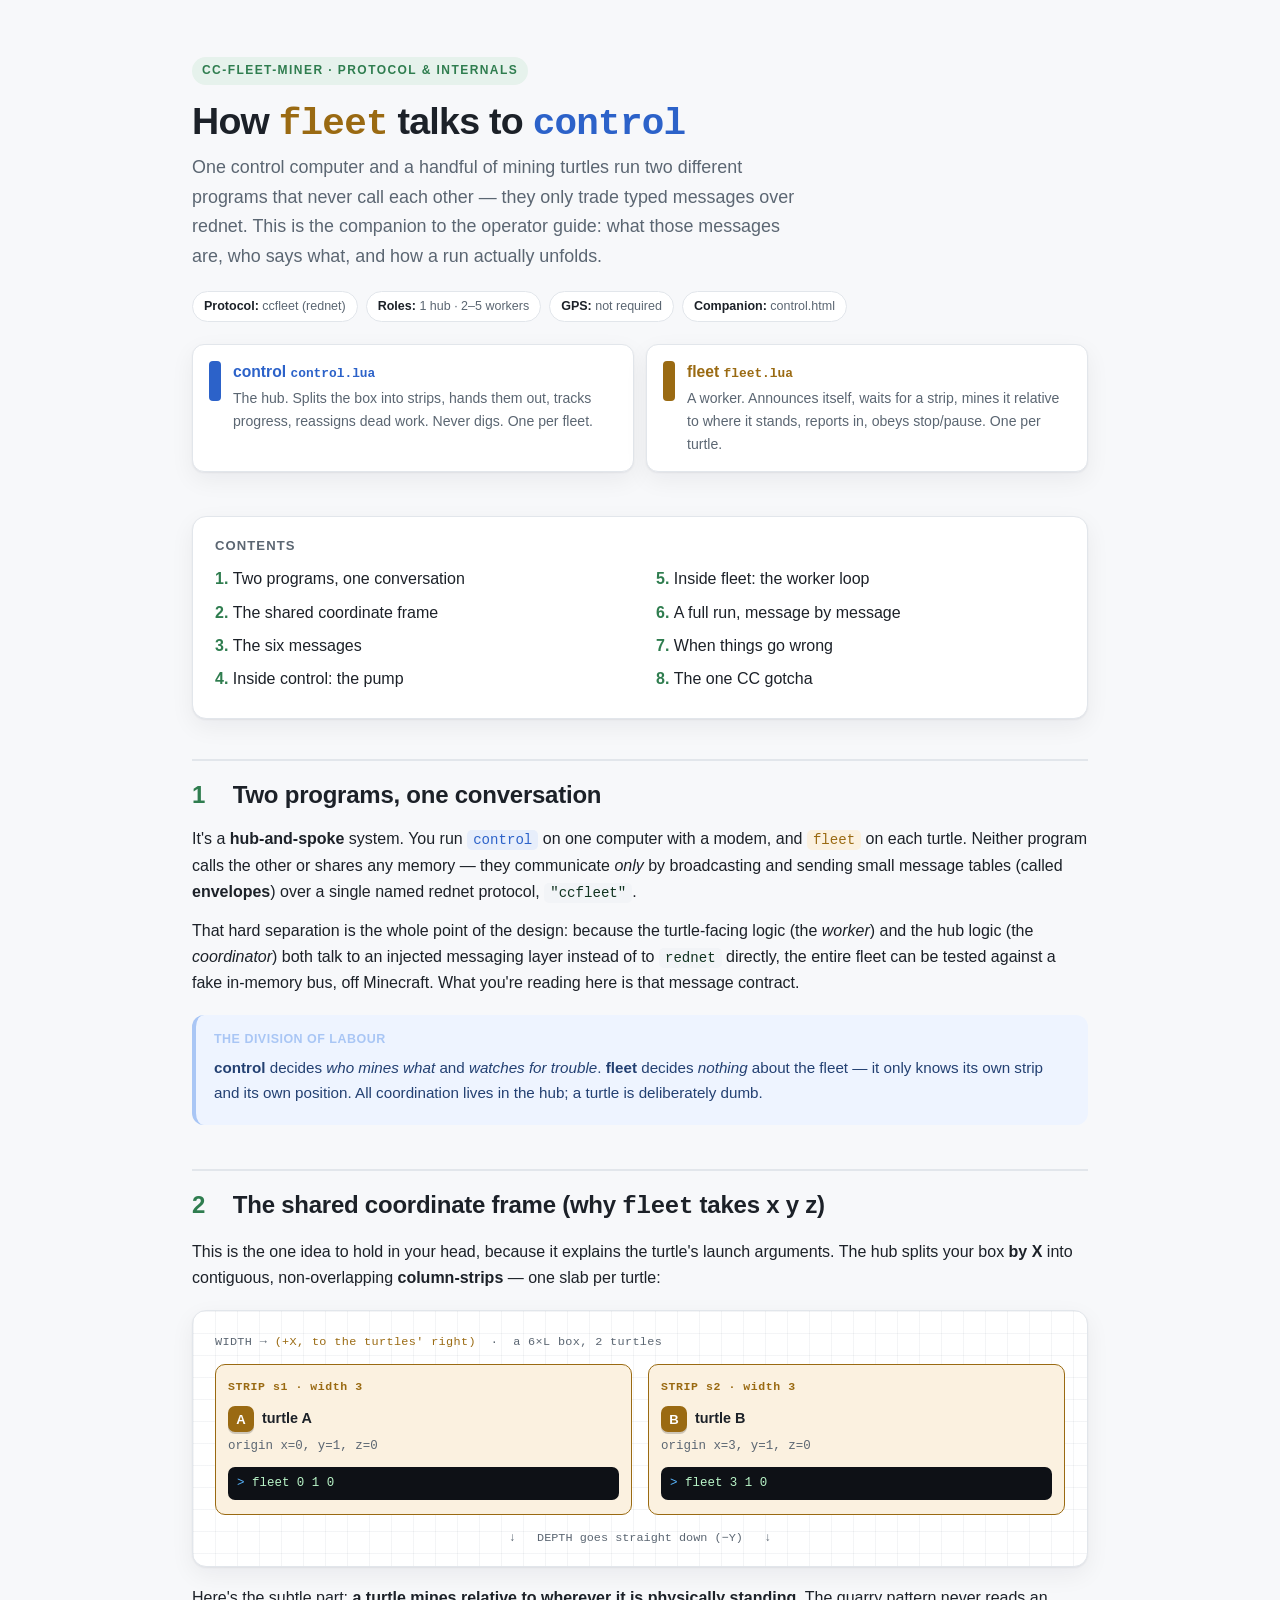
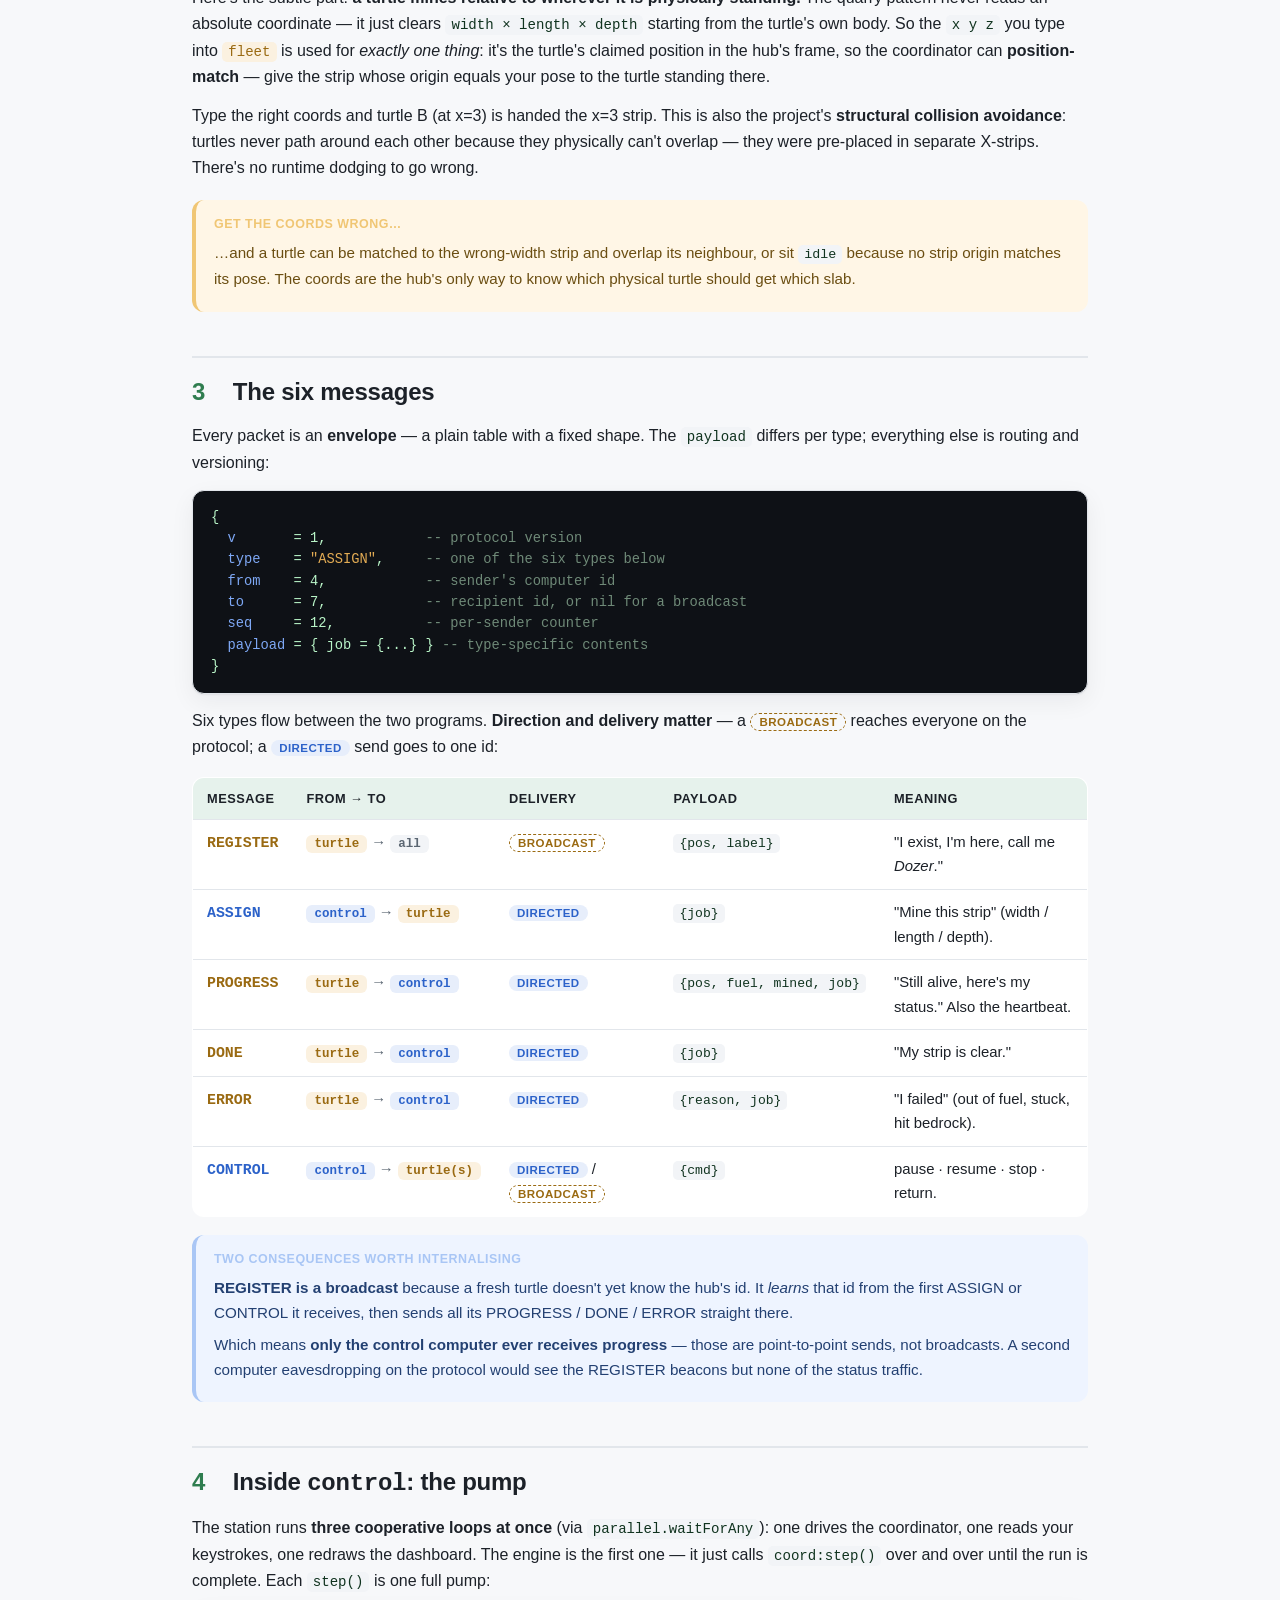
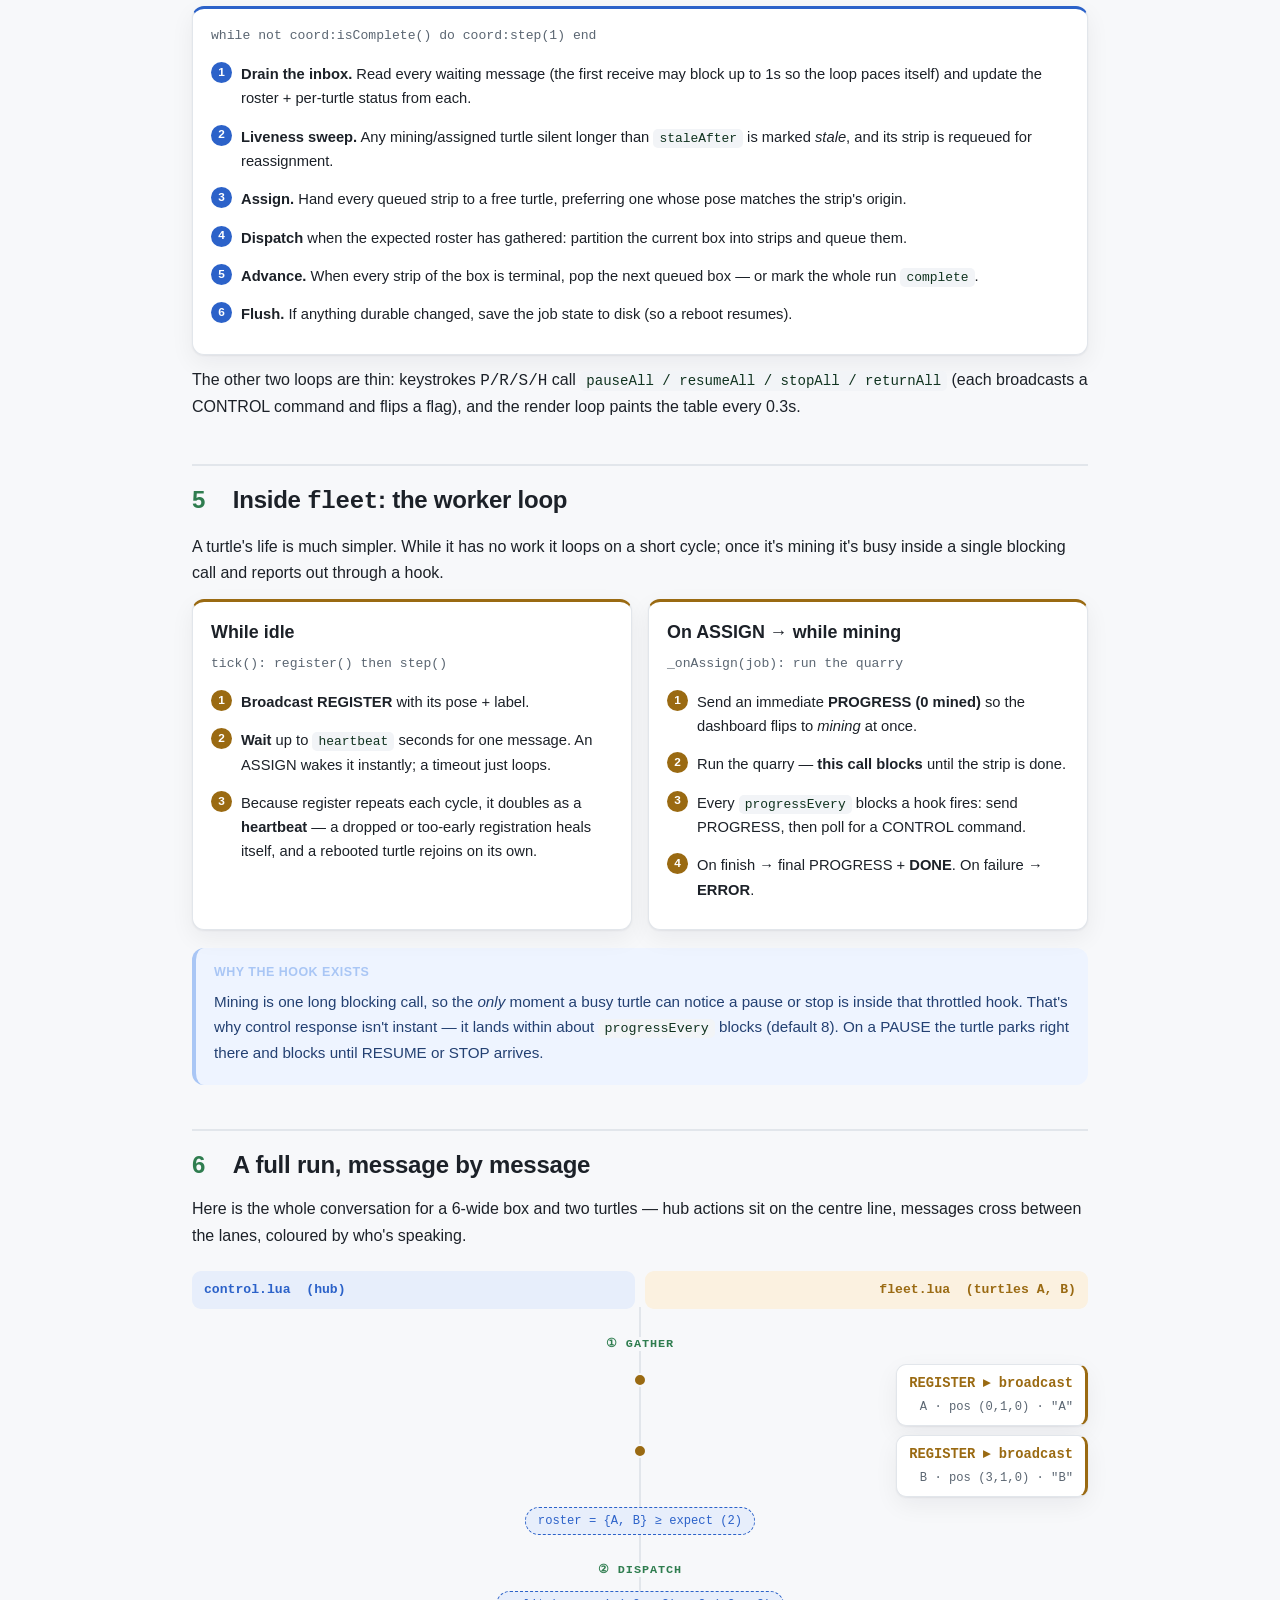
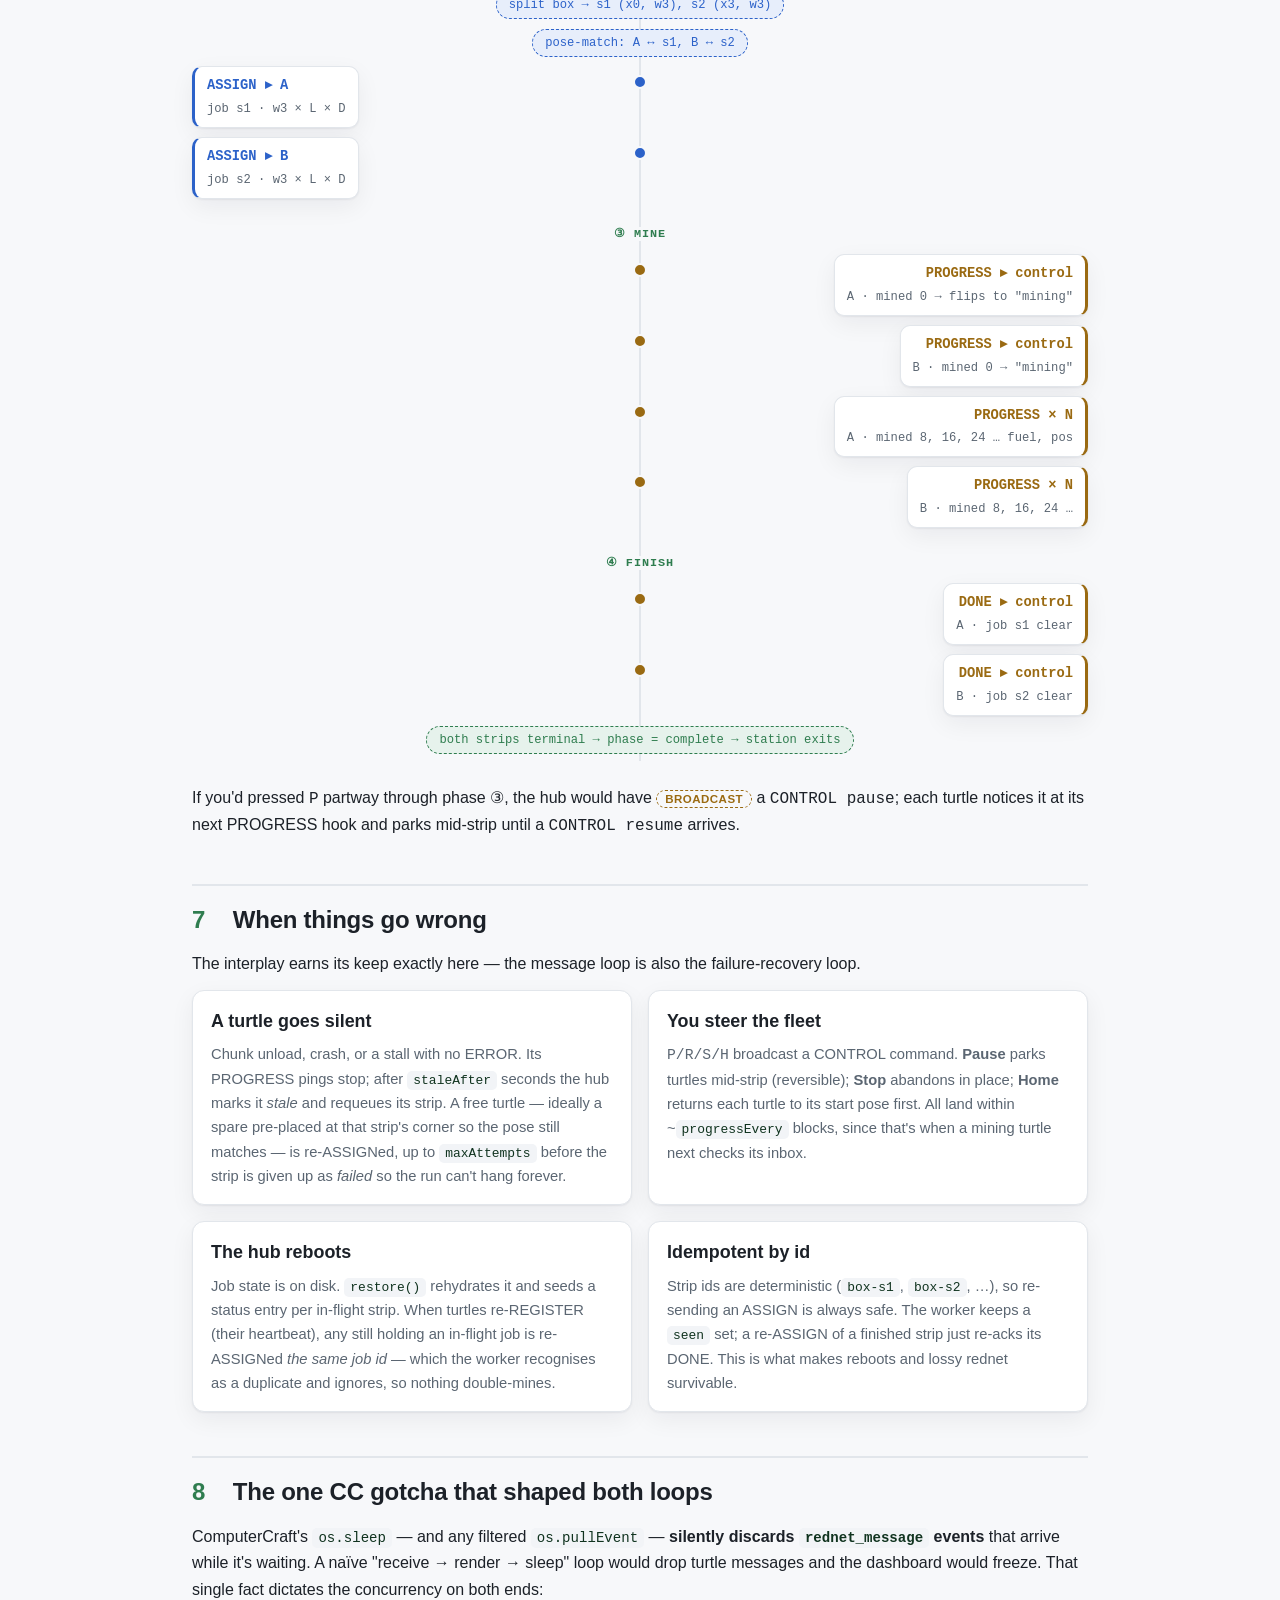
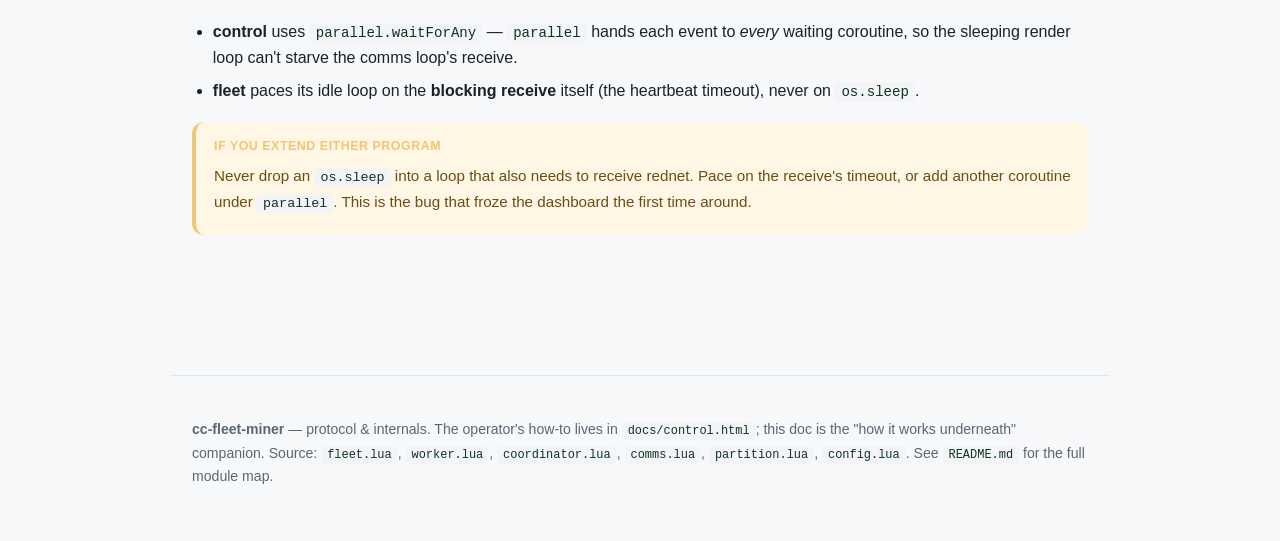
<file: docs/fleet-and-control.html>
<!DOCTYPE html>
<html lang="en">
<head>
<meta charset="utf-8">
<meta name="viewport" content="width=device-width, initial-scale=1">
<title>cc-fleet-miner — How fleet talks to control</title>
<link rel="stylesheet" href="style.css">
<style>
  /* fleet-and-control.html — page-specific: the two speaker colours
     (control / turtle) and the diagram widgets built from them — the strip
     map (.frame/.strip), the sequence diagram (.seq/.msg/.bubble) and the
     message-table badges (.role/.deliv). Shared palette, typography, tables
     and callouts come from style.css. */
  :root {
    /* wider shell than the default 900px — the sequence diagram needs it */
    --wrap-max: 940px;
    /* role colours: the two speakers */
    --control: #2c62c9;
    --control-soft: #e7eefb;
    --turtle: #9a6a12;
    --turtle-soft: #fbf1e0;
    --grid: rgba(30,50,80,.05);
  }
  @media (prefers-color-scheme: dark) {
    :root {
      --control: #7ea8f5;
      --control-soft: #14233f;
      --turtle: #e3ac54;
      --turtle-soft: #2b2214;
      --grid: rgba(150,180,220,.05);
    }
  }

  .mono { font-family: ui-monospace, SFMono-Regular, "SF Mono", Menlo, Consolas, monospace; }
  h1 .k { font-family: ui-monospace, SFMono-Regular, "SF Mono", Menlo, Consolas, monospace; }
  h1 .k.control { color: var(--control); }
  h1 .k.turtle { color: var(--turtle); }
  .legend { display: flex; flex-wrap: wrap; gap: 12px; margin: 22px 0 6px; }
  .legend .who {
      flex: 1 1 240px; display: flex; gap: 12px; align-items: flex-start;
      background: var(--panel); border: 1px solid var(--line); border-radius: 12px; padding: 14px 16px; box-shadow: var(--shadow);
    }
  .legend .swatch { width: 12px; height: 40px; border-radius: 4px; margin-top: 2px; flex: none; }
  .legend .who.control .swatch { background: var(--control); }
  .legend .who.turtle .swatch { background: var(--turtle); }
  .legend .who h4 { margin: 0 0 2px; font-size: .98rem; }
  .legend .who h4 .file { font-family: ui-monospace, SFMono-Regular, Menlo, Consolas, monospace; font-size: .82em; }
  .legend .who.control h4 { color: var(--control); }
  .legend .who.turtle h4 { color: var(--turtle); }
  .legend .who p { margin: 0; font-size: .88rem; color: var(--muted); }
  strong { font-weight: 650; }
  ul { padding-left: 1.3em; }
  code.control { background: var(--control-soft); color: var(--control); }
  code.turtle { background: var(--turtle-soft); color: var(--turtle); }
  pre .key { color: #7ea8f5; }
  pre .str { color: #e3ac54; }
  .scroller { overflow-x: auto; margin: 16px 0; }
  .scroller table { margin: 0; min-width: 640px; }
  .role { font-family: ui-monospace, SFMono-Regular, Menlo, Consolas, monospace; font-size: .78rem; font-weight: 600; padding: 2px 8px; border-radius: 6px; white-space: nowrap; }
  .role.control { color: var(--control); background: var(--control-soft); }
  .role.turtle { color: var(--turtle); background: var(--turtle-soft); }
  .role.all { color: var(--muted); background: var(--code-bg); }
  .to { color: var(--muted); padding: 0 4px; }
  .deliv { font-size: .72rem; font-weight: 700; letter-spacing: .04em; text-transform: uppercase; padding: 2px 8px; border-radius: 999px; white-space: nowrap; }
  .deliv.broadcast { color: var(--turtle); border: 1px dashed var(--turtle); }
  .deliv.directed { color: var(--control); background: var(--control-soft); }
  td .mtype { font-family: ui-monospace, SFMono-Regular, Menlo, Consolas, monospace; font-weight: 650; }
  .card.control { border-top: 3px solid var(--control); }
  .card.turtle { border-top: 3px solid var(--turtle); }
  .card .loop-head { font-family: ui-monospace, SFMono-Regular, Menlo, Consolas, monospace; font-size: .82rem; color: var(--muted); }
  ol.mini { counter-reset: s; list-style: none; padding: 0; margin: 12px 0 0; }
  ol.mini li { counter-increment: s; position: relative; padding: 3px 0 3px 30px; margin: 8px 0; font-size: .92rem; }
  ol.mini li::before {
      content: counter(s); position: absolute; left: 0; top: 3px; width: 21px; height: 21px; border-radius: 50%;
      display: grid; place-items: center; font-size: .74rem; font-weight: 700; color: #fff;
    }
  .card.control ol.mini li::before { background: var(--control); }
  .card.turtle ol.mini li::before { background: var(--turtle); }
  .frame {
      background:
        linear-gradient(var(--grid) 1px, transparent 1px),
        linear-gradient(90deg, var(--grid) 1px, transparent 1px);
      background-size: 22px 22px;
      background-color: var(--panel);
      border: 1px solid var(--line); border-radius: 14px; padding: 22px 22px 18px; margin: 18px 0; box-shadow: var(--shadow); overflow-x: auto;
    }
  .frame .axis { font-family: ui-monospace, SFMono-Regular, Menlo, Consolas, monospace; font-size: .74rem; color: var(--muted); letter-spacing: .03em; margin-bottom: 12px; }
  .frame .arrowx { color: var(--turtle); }
  .strips { display: flex; gap: 16px; min-width: 520px; }
  .strip { flex: 1 1 0; border: 1.5px solid var(--turtle); border-radius: 10px; padding: 12px 12px 14px; background: var(--turtle-soft); position: relative; }
  .strip .snum { font-family: ui-monospace, SFMono-Regular, Menlo, Consolas, monospace; font-size: .72rem; color: var(--turtle); font-weight: 700; letter-spacing: .05em; }
  .strip .node { display: flex; align-items: center; gap: 8px; margin: 10px 0 4px; }
  .strip .dot { width: 26px; height: 26px; border-radius: 7px; background: var(--turtle); color: #fff; display: grid; place-items: center; font-weight: 800; font-size: .82rem; flex: none; box-shadow: 0 2px 0 rgba(0,0,0,.18); }
  .strip .node b { font-size: .9rem; }
  .strip .coord { font-family: ui-monospace, SFMono-Regular, Menlo, Consolas, monospace; font-size: .78rem; color: var(--muted); }
  .strip .cmd { margin-top: 10px; font-family: ui-monospace, SFMono-Regular, Menlo, Consolas, monospace; font-size: .78rem; background: var(--term-bg); color: var(--term-ink); border-radius: 7px; padding: 6px 9px; }
  .strip .cmd .p { color: #59b6ff; }
  .frame .down { text-align: center; margin-top: 14px; font-family: ui-monospace, SFMono-Regular, Menlo, Consolas, monospace; font-size: .74rem; color: var(--muted); }
  .seq { position: relative; margin: 18px 0; padding: 4px 0; }
  .seq::before { content: ""; position: absolute; top: 40px; bottom: 6px; left: 50%; width: 2px; background: var(--line); transform: translateX(-1px); }
  .seq .lanes { display: flex; justify-content: space-between; margin-bottom: 14px; gap: 10px; }
  .seq .lane { flex: 1; font-family: ui-monospace, SFMono-Regular, Menlo, Consolas, monospace; font-size: .82rem; font-weight: 700; padding: 8px 12px; border-radius: 9px; }
  .seq .lane.control { color: var(--control); background: var(--control-soft); text-align: left; }
  .seq .lane.turtle { color: var(--turtle); background: var(--turtle-soft); text-align: right; }
  .phase-tag { position: relative; text-align: center; margin: 20px 0 8px; }
  .phase-tag span { background: var(--bg); padding: 0 12px; font-family: ui-monospace, SFMono-Regular, Menlo, Consolas, monospace; font-size: .74rem; letter-spacing: .08em; text-transform: uppercase; color: var(--accent); font-weight: 700; }
  .msg { position: relative; display: flex; margin: 9px 0; }
  .msg::before { content: ""; position: absolute; left: 50%; top: 16px; width: 10px; height: 10px; border-radius: 50%; transform: translate(-50%, -50%); border: 2px solid var(--bg); z-index: 1; }
  .msg.from-control { justify-content: flex-start; }
  .msg.from-turtle { justify-content: flex-end; }
  .msg.from-control::before { background: var(--control); }
  .msg.from-turtle::before { background: var(--turtle); }
  .bubble { max-width: 47%; border: 1px solid var(--line); background: var(--panel); border-radius: 10px; padding: 8px 12px; box-shadow: var(--shadow); }
  .msg.from-control .bubble { border-left: 3px solid var(--control); }
  .msg.from-turtle .bubble { border-right: 3px solid var(--turtle); text-align: right; }
  .bubble .mt { font-family: ui-monospace, SFMono-Regular, Menlo, Consolas, monospace; font-weight: 700; font-size: .86rem; }
  .msg.from-control .bubble .mt { color: var(--control); }
  .msg.from-turtle .bubble .mt { color: var(--turtle); }
  .bubble .pl { font-family: ui-monospace, SFMono-Regular, Menlo, Consolas, monospace; font-size: .76rem; color: var(--muted); margin-top: 1px; }
  .act { position: relative; text-align: center; margin: 9px auto; max-width: 62%; }
  .act span { display: inline-block; font-family: ui-monospace, SFMono-Regular, Menlo, Consolas, monospace; font-size: .76rem; color: var(--control); background: var(--control-soft); border: 1px dashed var(--control); border-radius: 999px; padding: 3px 12px; }
  .act.win span { color: var(--accent); background: var(--accent-soft); border-color: var(--accent); }
  footer a { color: var(--accent); }

  /* same 640px breakpoint as style.css, for this page's own widgets */
  @media (max-width: 640px) {
    .bubble { max-width: 62%; }
    .seq .lanes { flex-direction: column; }
  }
</style>
</head>
<body>

<header class="hero">
  <span class="eyebrow">cc-fleet-miner · protocol &amp; internals</span>
  <h1>How <span class="k turtle">fleet</span> talks to <span class="k control">control</span></h1>
  <p class="lede">One control computer and a handful of mining turtles run two different programs that never call each other — they only trade typed messages over rednet. This is the companion to the operator guide: what those messages are, who says what, and how a run actually unfolds.</p>
  <div class="meta-row">
    <span class="chip"><b>Protocol:</b> ccfleet (rednet)</span>
    <span class="chip"><b>Roles:</b> 1 hub · 2–5 workers</span>
    <span class="chip"><b>GPS:</b> not required</span>
    <span class="chip"><b>Companion:</b> control.html</span>
  </div>

  <div class="legend">
    <div class="who control">
      <div class="swatch"></div>
      <div>
        <h4>control <span class="file">control.lua</span></h4>
        <p>The hub. Splits the box into strips, hands them out, tracks progress, reassigns dead work. Never digs. One per fleet.</p>
      </div>
    </div>
    <div class="who turtle">
      <div class="swatch"></div>
      <div>
        <h4>fleet <span class="file">fleet.lua</span></h4>
        <p>A worker. Announces itself, waits for a strip, mines it relative to where it stands, reports in, obeys stop/pause. One per turtle.</p>
      </div>
    </div>
  </div>
</header>

<div class="wrap">

  <nav class="toc">
    <p>Contents</p>
    <ol>
      <li><a href="#model">Two programs, one conversation</a></li>
      <li><a href="#frame">The shared coordinate frame</a></li>
      <li><a href="#protocol">The six messages</a></li>
      <li><a href="#control-loop">Inside control: the pump</a></li>
      <li><a href="#fleet-loop">Inside fleet: the worker loop</a></li>
      <li><a href="#run">A full run, message by message</a></li>
      <li><a href="#robust">When things go wrong</a></li>
      <li><a href="#gotcha">The one CC gotcha</a></li>
    </ol>
  </nav>

  <section id="model">
    <h2><span class="num">1</span>Two programs, one conversation</h2>
    <p>It's a <strong>hub-and-spoke</strong> system. You run <code class="control">control</code> on one computer with a modem, and <code class="turtle">fleet</code> on each turtle. Neither program calls the other or shares any memory — they communicate <em>only</em> by broadcasting and sending small message tables (called <strong>envelopes</strong>) over a single named rednet protocol, <code>"ccfleet"</code>.</p>
    <p>That hard separation is the whole point of the design: because the turtle-facing logic (the <em>worker</em>) and the hub logic (the <em>coordinator</em>) both talk to an injected messaging layer instead of to <code>rednet</code> directly, the entire fleet can be tested against a fake in-memory bus, off Minecraft. What you're reading here is that message contract.</p>
    <div class="callout note">
      <span class="tag">The division of labour</span>
      <p><strong>control</strong> decides <em>who mines what</em> and <em>watches for trouble</em>. <strong>fleet</strong> decides <em>nothing</em> about the fleet — it only knows its own strip and its own position. All coordination lives in the hub; a turtle is deliberately dumb.</p>
    </div>
  </section>

  <section id="frame">
    <h2><span class="num">2</span>The shared coordinate frame (why <span class="mono">fleet</span> takes x&nbsp;y&nbsp;z)</h2>
    <p>This is the one idea to hold in your head, because it explains the turtle's launch arguments. The hub splits your box <strong>by X</strong> into contiguous, non-overlapping <strong>column-strips</strong> — one slab per turtle:</p>

    <div class="frame" aria-label="Top-down view: a 6-wide box split into two 3-wide strips, a turtle placed at each strip's start corner">
      <div class="axis">WIDTH → <span class="arrowx">(+X, to the turtles' right)</span> &nbsp;·&nbsp; a 6×L box, 2 turtles</div>
      <div class="strips">
        <div class="strip">
          <div class="snum">STRIP s1 · width 3</div>
          <div class="node"><span class="dot">A</span><b>turtle A</b></div>
          <div class="coord">origin x=0, y=1, z=0</div>
          <div class="cmd"><span class="p">&gt;</span> fleet 0 1 0</div>
        </div>
        <div class="strip">
          <div class="snum">STRIP s2 · width 3</div>
          <div class="node"><span class="dot">B</span><b>turtle B</b></div>
          <div class="coord">origin x=3, y=1, z=0</div>
          <div class="cmd"><span class="p">&gt;</span> fleet 3 1 0</div>
        </div>
      </div>
      <div class="down">↓ &nbsp; DEPTH goes straight down (−Y) &nbsp; ↓</div>
    </div>

    <p>Here's the subtle part: <strong>a turtle mines relative to wherever it is physically standing.</strong> The quarry pattern never reads an absolute coordinate — it just clears <code>width × length × depth</code> starting from the turtle's own body. So the <code>x&nbsp;y&nbsp;z</code> you type into <code class="turtle">fleet</code> is used for <em>exactly one thing</em>: it's the turtle's claimed position in the hub's frame, so the coordinator can <strong>position-match</strong> — give the strip whose origin equals your pose to the turtle standing there.</p>
    <p>Type the right coords and turtle&nbsp;B (at x=3) is handed the x=3 strip. This is also the project's <strong>structural collision avoidance</strong>: turtles never path around each other because they physically can't overlap — they were pre-placed in separate X-strips. There's no runtime dodging to go wrong.</p>
    <div class="callout warn">
      <span class="tag">Get the coords wrong…</span>
      <p>…and a turtle can be matched to the wrong-width strip and overlap its neighbour, or sit <code>idle</code> because no strip origin matches its pose. The coords are the hub's only way to know which physical turtle should get which slab.</p>
    </div>
  </section>

  <section id="protocol">
    <h2><span class="num">3</span>The six messages</h2>
    <p>Every packet is an <strong>envelope</strong> — a plain table with a fixed shape. The <code>payload</code> differs per type; everything else is routing and versioning:</p>
    <pre><code>{
  <span class="key">v</span>       = 1,            <span class="cmt">-- protocol version</span>
  <span class="key">type</span>    = <span class="str">"ASSIGN"</span>,     <span class="cmt">-- one of the six types below</span>
  <span class="key">from</span>    = 4,            <span class="cmt">-- sender's computer id</span>
  <span class="key">to</span>      = 7,            <span class="cmt">-- recipient id, or nil for a broadcast</span>
  <span class="key">seq</span>     = 12,           <span class="cmt">-- per-sender counter</span>
  <span class="key">payload</span> = { job = {...} } <span class="cmt">-- type-specific contents</span>
}</code></pre>
    <p>Six types flow between the two programs. <strong>Direction and delivery matter</strong> — a <span class="deliv broadcast">broadcast</span> reaches everyone on the protocol; a <span class="deliv directed">directed</span> send goes to one id:</p>
    <div class="scroller">
    <table>
      <thead><tr><th>Message</th><th>From → To</th><th>Delivery</th><th>Payload</th><th>Meaning</th></tr></thead>
      <tbody>
        <tr>
          <td><span class="mtype" style="color:var(--turtle)">REGISTER</span></td>
          <td><span class="role turtle">turtle</span><span class="to">→</span><span class="role all">all</span></td>
          <td><span class="deliv broadcast">broadcast</span></td>
          <td><code>{pos, label}</code></td>
          <td>"I exist, I'm here, call me <em>Dozer</em>."</td>
        </tr>
        <tr>
          <td><span class="mtype" style="color:var(--control)">ASSIGN</span></td>
          <td><span class="role control">control</span><span class="to">→</span><span class="role turtle">turtle</span></td>
          <td><span class="deliv directed">directed</span></td>
          <td><code>{job}</code></td>
          <td>"Mine this strip" (width / length / depth).</td>
        </tr>
        <tr>
          <td><span class="mtype" style="color:var(--turtle)">PROGRESS</span></td>
          <td><span class="role turtle">turtle</span><span class="to">→</span><span class="role control">control</span></td>
          <td><span class="deliv directed">directed</span></td>
          <td><code>{pos, fuel, mined, job}</code></td>
          <td>"Still alive, here's my status." Also the heartbeat.</td>
        </tr>
        <tr>
          <td><span class="mtype" style="color:var(--turtle)">DONE</span></td>
          <td><span class="role turtle">turtle</span><span class="to">→</span><span class="role control">control</span></td>
          <td><span class="deliv directed">directed</span></td>
          <td><code>{job}</code></td>
          <td>"My strip is clear."</td>
        </tr>
        <tr>
          <td><span class="mtype" style="color:var(--turtle)">ERROR</span></td>
          <td><span class="role turtle">turtle</span><span class="to">→</span><span class="role control">control</span></td>
          <td><span class="deliv directed">directed</span></td>
          <td><code>{reason, job}</code></td>
          <td>"I failed" (out of fuel, stuck, hit bedrock).</td>
        </tr>
        <tr>
          <td><span class="mtype" style="color:var(--control)">CONTROL</span></td>
          <td><span class="role control">control</span><span class="to">→</span><span class="role turtle">turtle(s)</span></td>
          <td><span class="deliv directed">directed</span> / <span class="deliv broadcast">broadcast</span></td>
          <td><code>{cmd}</code></td>
          <td>pause · resume · stop · return.</td>
        </tr>
      </tbody>
    </table>
    </div>
    <div class="callout note">
      <span class="tag">Two consequences worth internalising</span>
      <p><strong>REGISTER is a broadcast</strong> because a fresh turtle doesn't yet know the hub's id. It <em>learns</em> that id from the first ASSIGN or CONTROL it receives, then sends all its PROGRESS / DONE / ERROR straight there.</p>
      <p>Which means <strong>only the control computer ever receives progress</strong> — those are point-to-point sends, not broadcasts. A second computer eavesdropping on the protocol would see the REGISTER beacons but none of the status traffic.</p>
    </div>
  </section>

  <section id="control-loop">
    <h2><span class="num">4</span>Inside <span class="mono">control</span>: the pump</h2>
    <p>The station runs <strong>three cooperative loops at once</strong> (via <code>parallel.waitForAny</code>): one drives the coordinator, one reads your keystrokes, one redraws the dashboard. The engine is the first one — it just calls <code>coord:step()</code> over and over until the run is complete. Each <code>step()</code> is one full pump:</p>
    <div class="card control">
      <div class="loop-head">while not coord:isComplete() do coord:step(1) end</div>
      <ol class="mini">
        <li><strong>Drain the inbox.</strong> Read every waiting message (the first receive may block up to 1s so the loop paces itself) and update the roster + per-turtle status from each.</li>
        <li><strong>Liveness sweep.</strong> Any mining/assigned turtle silent longer than <code>staleAfter</code> is marked <em>stale</em>, and its strip is requeued for reassignment.</li>
        <li><strong>Assign.</strong> Hand every queued strip to a free turtle, preferring one whose pose matches the strip's origin.</li>
        <li><strong>Dispatch</strong> when the expected roster has gathered: partition the current box into strips and queue them.</li>
        <li><strong>Advance.</strong> When every strip of the box is terminal, pop the next queued box — or mark the whole run <code>complete</code>.</li>
        <li><strong>Flush.</strong> If anything durable changed, save the job state to disk (so a reboot resumes).</li>
      </ol>
    </div>
    <p>The other two loops are thin: keystrokes <span class="mono">P/R/S/H</span> call <code>pauseAll / resumeAll / stopAll / returnAll</code> (each broadcasts a CONTROL command and flips a flag), and the render loop paints the table every 0.3s.</p>
  </section>

  <section id="fleet-loop">
    <h2><span class="num">5</span>Inside <span class="mono">fleet</span>: the worker loop</h2>
    <p>A turtle's life is much simpler. While it has no work it loops on a short cycle; once it's mining it's busy inside a single blocking call and reports out through a hook.</p>
    <div class="grid2">
      <div class="card turtle">
        <h3>While idle</h3>
        <div class="loop-head">tick(): register() then step()</div>
        <ol class="mini">
          <li><strong>Broadcast REGISTER</strong> with its pose + label.</li>
          <li><strong>Wait</strong> up to <code>heartbeat</code> seconds for one message. An ASSIGN wakes it instantly; a timeout just loops.</li>
          <li>Because register repeats each cycle, it doubles as a <strong>heartbeat</strong> — a dropped or too-early registration heals itself, and a rebooted turtle rejoins on its own.</li>
        </ol>
      </div>
      <div class="card turtle">
        <h3>On ASSIGN → while mining</h3>
        <div class="loop-head">_onAssign(job): run the quarry</div>
        <ol class="mini">
          <li>Send an immediate <strong>PROGRESS (0 mined)</strong> so the dashboard flips to <em>mining</em> at once.</li>
          <li>Run the quarry — <strong>this call blocks</strong> until the strip is done.</li>
          <li>Every <code>progressEvery</code> blocks a hook fires: send PROGRESS, then poll for a CONTROL command.</li>
          <li>On finish → final PROGRESS + <strong>DONE</strong>. On failure → <strong>ERROR</strong>.</li>
        </ol>
      </div>
    </div>
    <div class="callout note">
      <span class="tag">Why the hook exists</span>
      <p>Mining is one long blocking call, so the <em>only</em> moment a busy turtle can notice a pause or stop is inside that throttled hook. That's why control response isn't instant — it lands within about <code>progressEvery</code> blocks (default 8). On a PAUSE the turtle parks right there and blocks until RESUME or STOP arrives.</p>
    </div>
  </section>

  <section id="run">
    <h2><span class="num">6</span>A full run, message by message</h2>
    <p>Here is the whole conversation for a 6-wide box and two turtles — hub actions sit on the centre line, messages cross between the lanes, coloured by who's speaking.</p>

    <div class="seq" role="img" aria-label="Sequence of messages between control and two turtles across four phases: gather, dispatch, mine, finish">
      <div class="lanes">
        <div class="lane control">control.lua &nbsp;(hub)</div>
        <div class="lane turtle">fleet.lua &nbsp;(turtles A, B)</div>
      </div>

      <div class="phase-tag"><span>① Gather</span></div>
      <div class="msg from-turtle"><div class="bubble"><div class="mt">REGISTER ▸ broadcast</div><div class="pl">A · pos (0,1,0) · "A"</div></div></div>
      <div class="msg from-turtle"><div class="bubble"><div class="mt">REGISTER ▸ broadcast</div><div class="pl">B · pos (3,1,0) · "B"</div></div></div>
      <div class="act"><span>roster = {A, B} ≥ expect (2)</span></div>

      <div class="phase-tag"><span>② Dispatch</span></div>
      <div class="act"><span>split box → s1 (x0, w3), s2 (x3, w3)</span></div>
      <div class="act"><span>pose-match: A ↔ s1, B ↔ s2</span></div>
      <div class="msg from-control"><div class="bubble"><div class="mt">ASSIGN ▸ A</div><div class="pl">job s1 · w3 × L × D</div></div></div>
      <div class="msg from-control"><div class="bubble"><div class="mt">ASSIGN ▸ B</div><div class="pl">job s2 · w3 × L × D</div></div></div>

      <div class="phase-tag"><span>③ Mine</span></div>
      <div class="msg from-turtle"><div class="bubble"><div class="mt">PROGRESS ▸ control</div><div class="pl">A · mined 0 → flips to "mining"</div></div></div>
      <div class="msg from-turtle"><div class="bubble"><div class="mt">PROGRESS ▸ control</div><div class="pl">B · mined 0 → "mining"</div></div></div>
      <div class="msg from-turtle"><div class="bubble"><div class="mt">PROGRESS × N</div><div class="pl">A · mined 8, 16, 24 … fuel, pos</div></div></div>
      <div class="msg from-turtle"><div class="bubble"><div class="mt">PROGRESS × N</div><div class="pl">B · mined 8, 16, 24 …</div></div></div>

      <div class="phase-tag"><span>④ Finish</span></div>
      <div class="msg from-turtle"><div class="bubble"><div class="mt">DONE ▸ control</div><div class="pl">A · job s1 clear</div></div></div>
      <div class="msg from-turtle"><div class="bubble"><div class="mt">DONE ▸ control</div><div class="pl">B · job s2 clear</div></div></div>
      <div class="act win"><span>both strips terminal → phase = complete → station exits</span></div>
    </div>

    <p>If you'd pressed <span class="mono">P</span> partway through phase ③, the hub would have <span class="deliv broadcast">broadcast</span> a <span class="mono">CONTROL pause</span>; each turtle notices it at its next PROGRESS hook and parks mid-strip until a <span class="mono">CONTROL resume</span> arrives.</p>
  </section>

  <section id="robust">
    <h2><span class="num">7</span>When things go wrong</h2>
    <p>The interplay earns its keep exactly here — the message loop is also the failure-recovery loop.</p>
    <div class="grid2">
      <div class="card">
        <h3>A turtle goes silent</h3>
        <p>Chunk unload, crash, or a stall with no ERROR. Its PROGRESS pings stop; after <code>staleAfter</code> seconds the hub marks it <em>stale</em> and requeues its strip. A free turtle — ideally a spare pre-placed at that strip's corner so the pose still matches — is re-ASSIGNed, up to <code>maxAttempts</code> before the strip is given up as <em>failed</em> so the run can't hang forever.</p>
      </div>
      <div class="card">
        <h3>You steer the fleet</h3>
        <p><span class="mono">P/R/S/H</span> broadcast a CONTROL command. <strong>Pause</strong> parks turtles mid-strip (reversible); <strong>Stop</strong> abandons in place; <strong>Home</strong> returns each turtle to its start pose first. All land within ~<code>progressEvery</code> blocks, since that's when a mining turtle next checks its inbox.</p>
      </div>
      <div class="card">
        <h3>The hub reboots</h3>
        <p>Job state is on disk. <code>restore()</code> rehydrates it and seeds a status entry per in-flight strip. When turtles re-REGISTER (their heartbeat), any still holding an in-flight job is re-ASSIGNed <em>the same job id</em> — which the worker recognises as a duplicate and ignores, so nothing double-mines.</p>
      </div>
      <div class="card">
        <h3>Idempotent by id</h3>
        <p>Strip ids are deterministic (<code>box-s1</code>, <code>box-s2</code>, …), so re-sending an ASSIGN is always safe. The worker keeps a <code>seen</code> set; a re-ASSIGN of a finished strip just re-acks its DONE. This is what makes reboots and lossy rednet survivable.</p>
      </div>
    </div>
  </section>

  <section id="gotcha">
    <h2><span class="num">8</span>The one CC gotcha that shaped both loops</h2>
    <p>ComputerCraft's <code>os.sleep</code> — and any filtered <code>os.pullEvent</code> — <strong>silently discards <code>rednet_message</code> events</strong> that arrive while it's waiting. A naïve "receive → render → sleep" loop would drop turtle messages and the dashboard would freeze. That single fact dictates the concurrency on both ends:</p>
    <ul>
      <li><strong>control</strong> uses <code>parallel.waitForAny</code> — <code>parallel</code> hands each event to <em>every</em> waiting coroutine, so the sleeping render loop can't starve the comms loop's receive.</li>
      <li><strong>fleet</strong> paces its idle loop on the <strong>blocking receive</strong> itself (the heartbeat timeout), never on <code>os.sleep</code>.</li>
    </ul>
    <div class="callout warn">
      <span class="tag">If you extend either program</span>
      <p>Never drop an <code>os.sleep</code> into a loop that also needs to receive rednet. Pace on the receive's timeout, or add another coroutine under <code>parallel</code>. This is the bug that froze the dashboard the first time around.</p>
    </div>
  </section>

</div>

<footer>
  <p><strong>cc-fleet-miner</strong> — protocol &amp; internals. The operator's how-to lives in <code>docs/control.html</code>; this doc is the "how it works underneath" companion. Source: <code>fleet.lua</code>, <code>worker.lua</code>, <code>coordinator.lua</code>, <code>comms.lua</code>, <code>partition.lua</code>, <code>config.lua</code>. See <code>README.md</code> for the full module map.</p>
</footer>

</body>
</html>
</file>
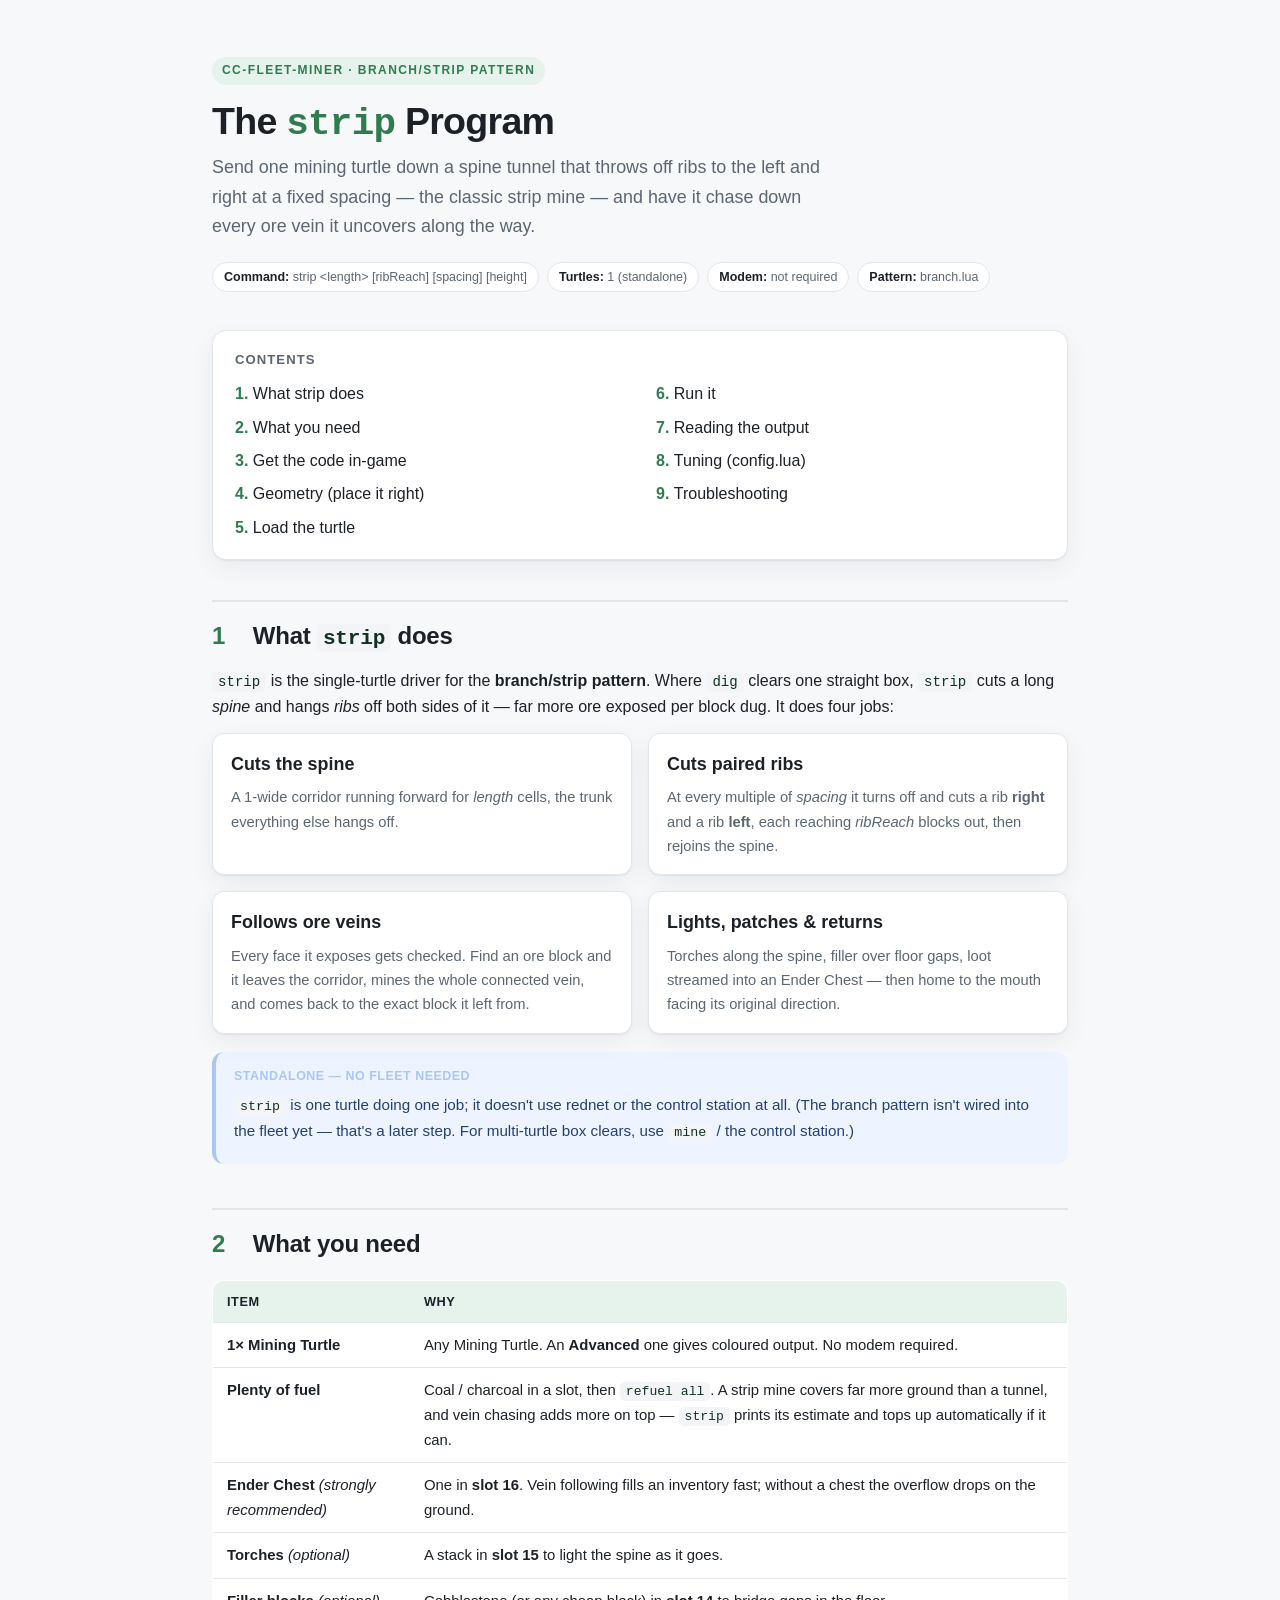
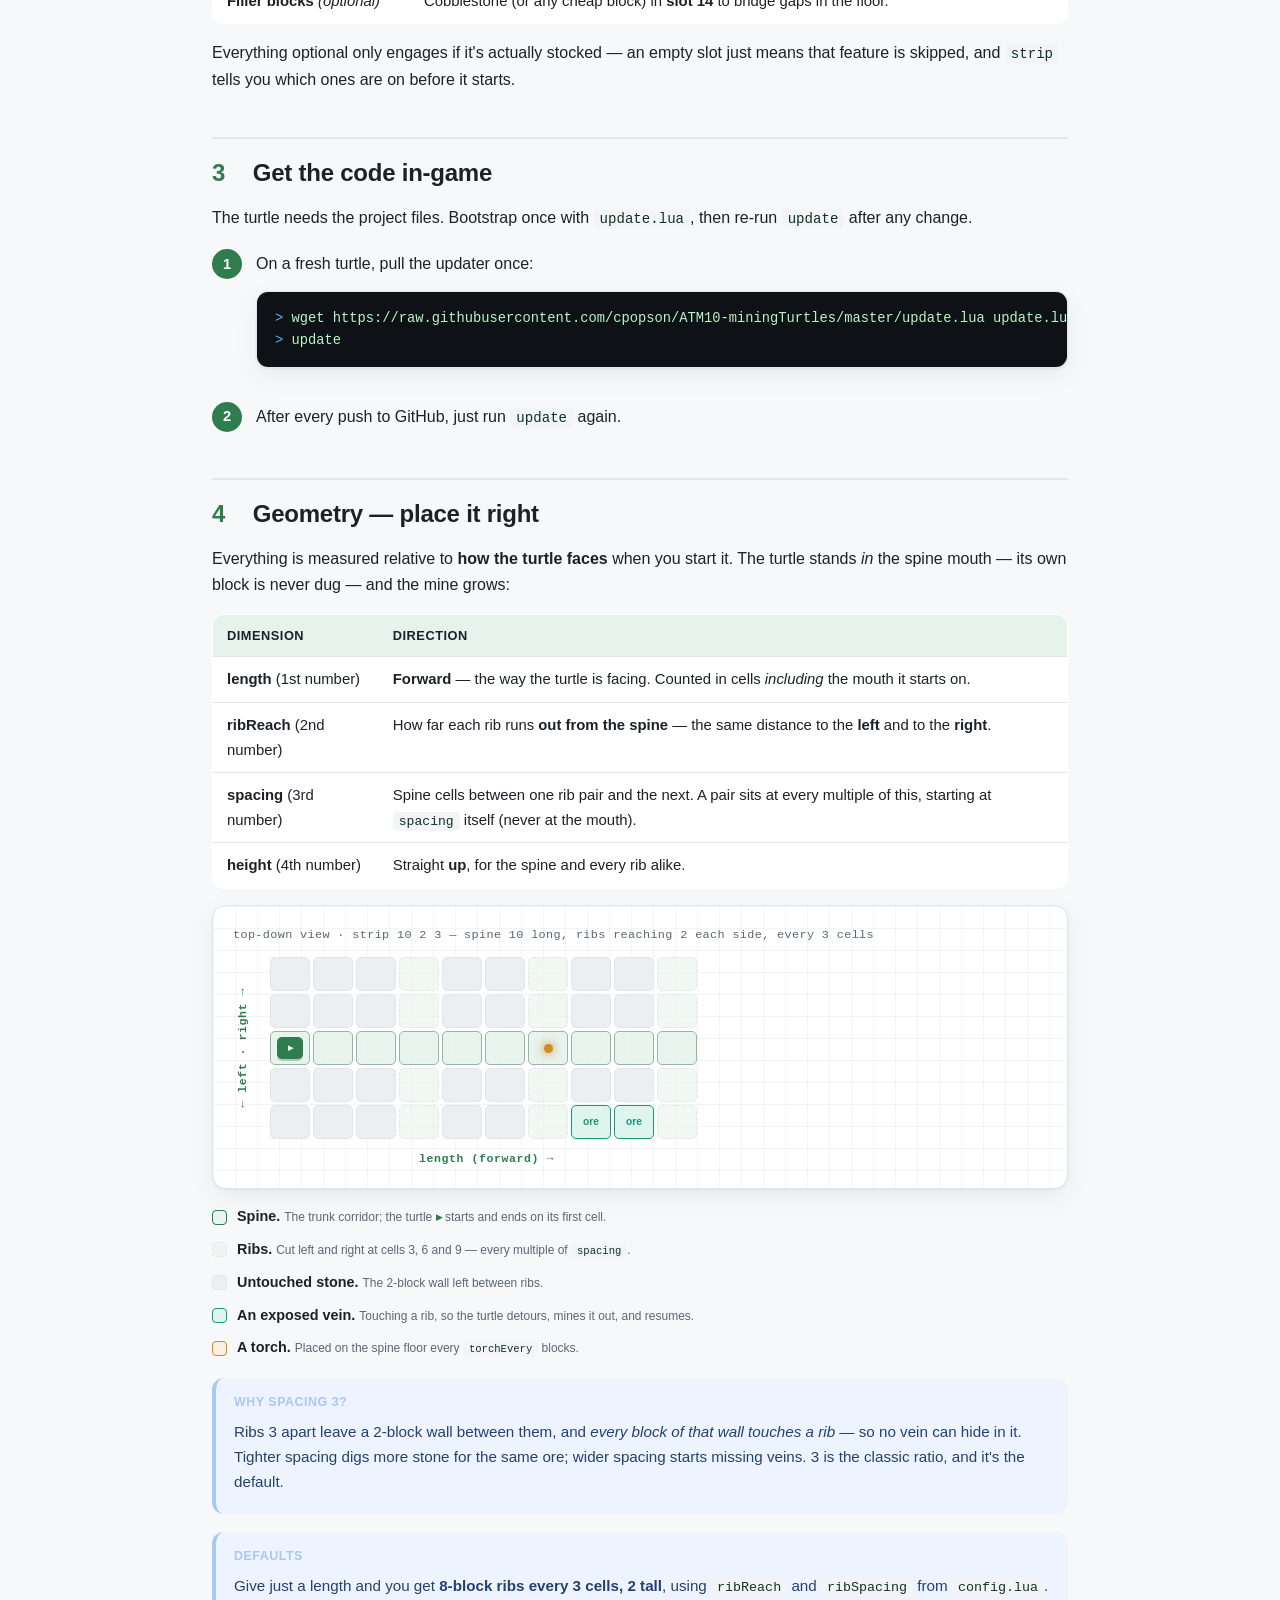
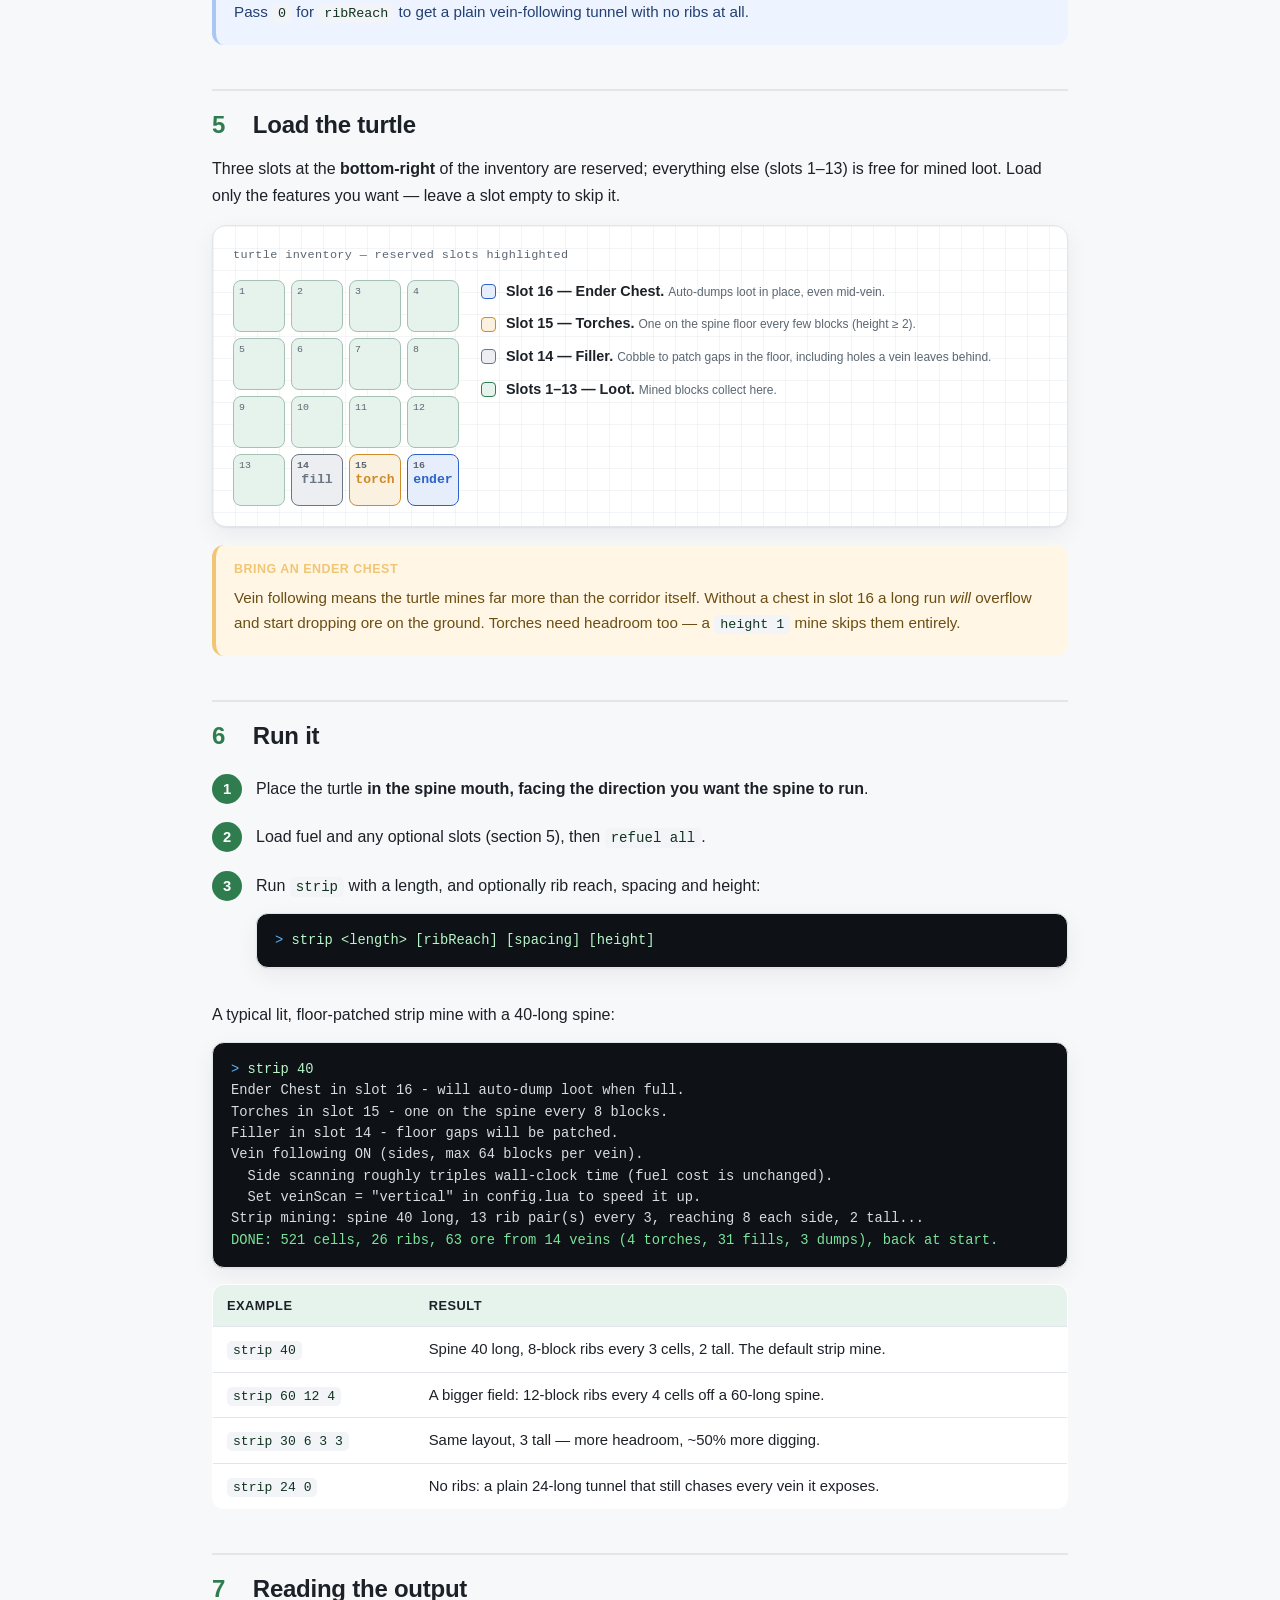
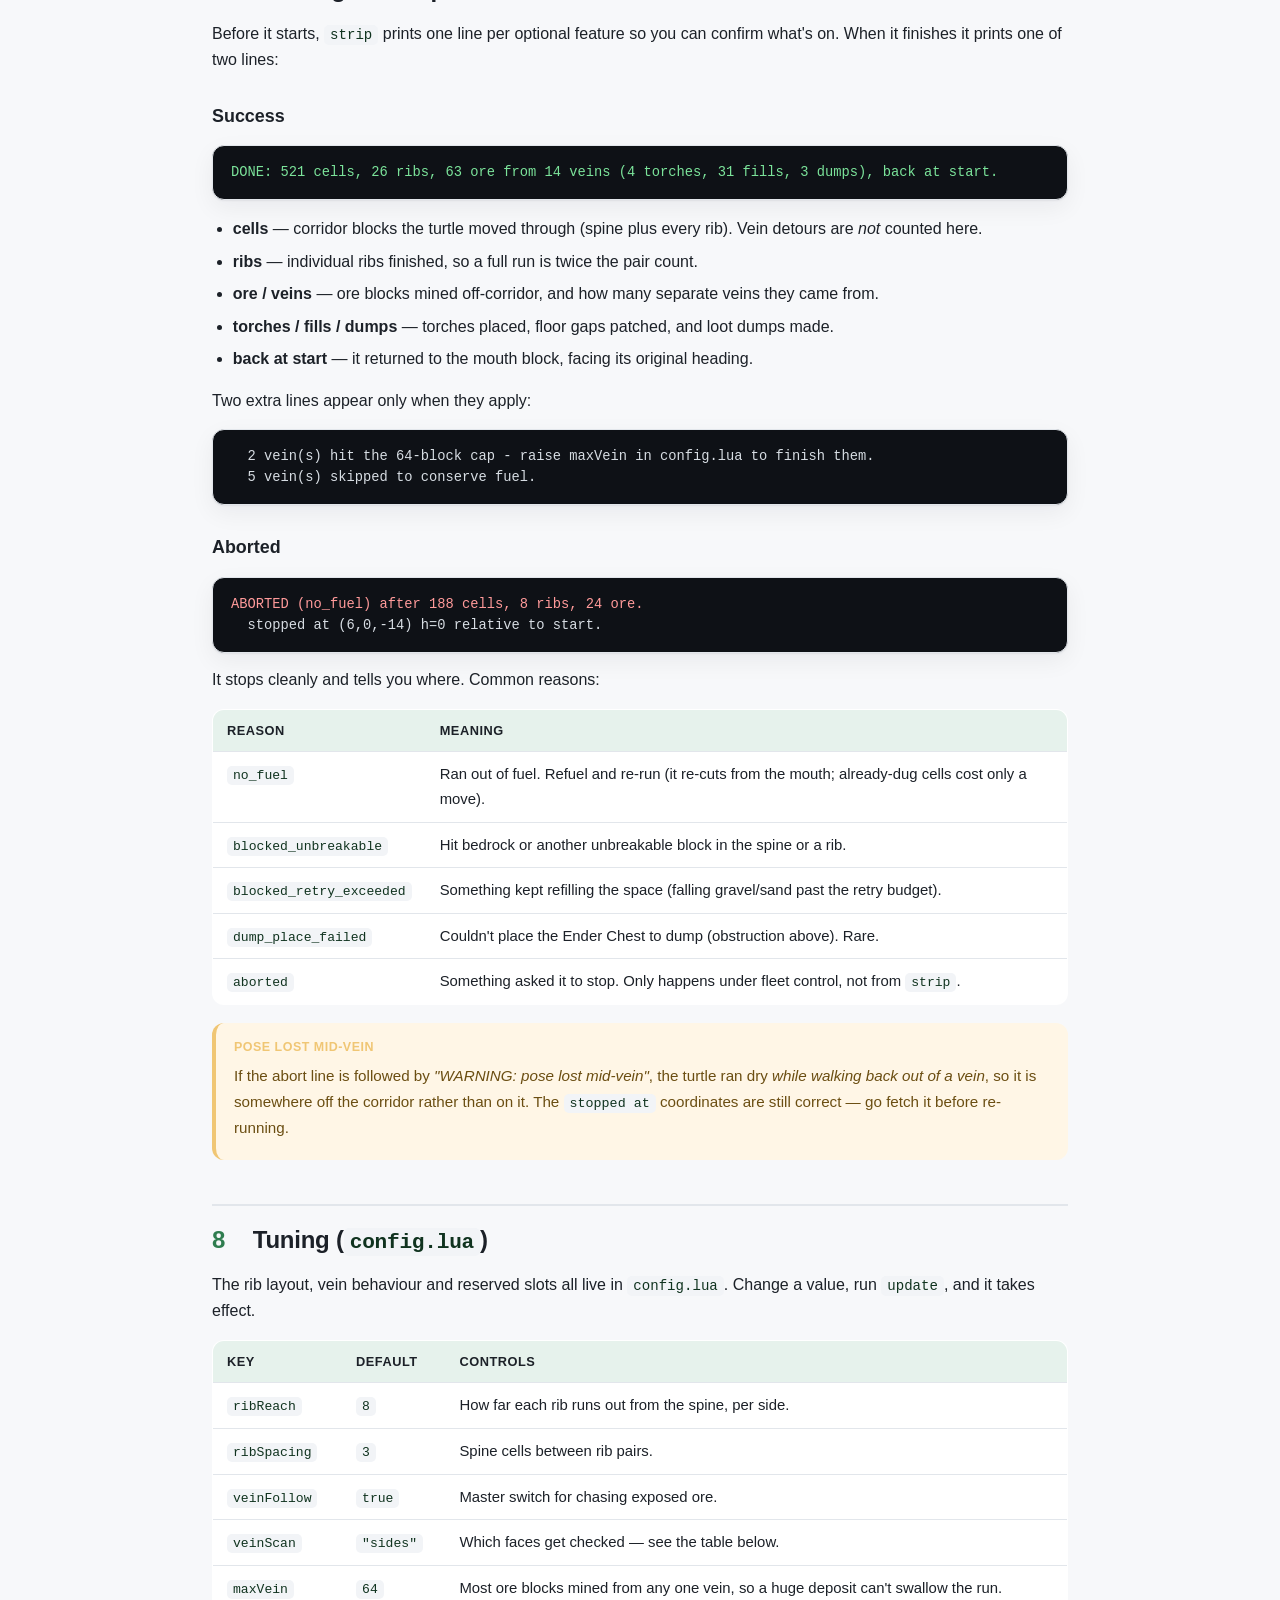
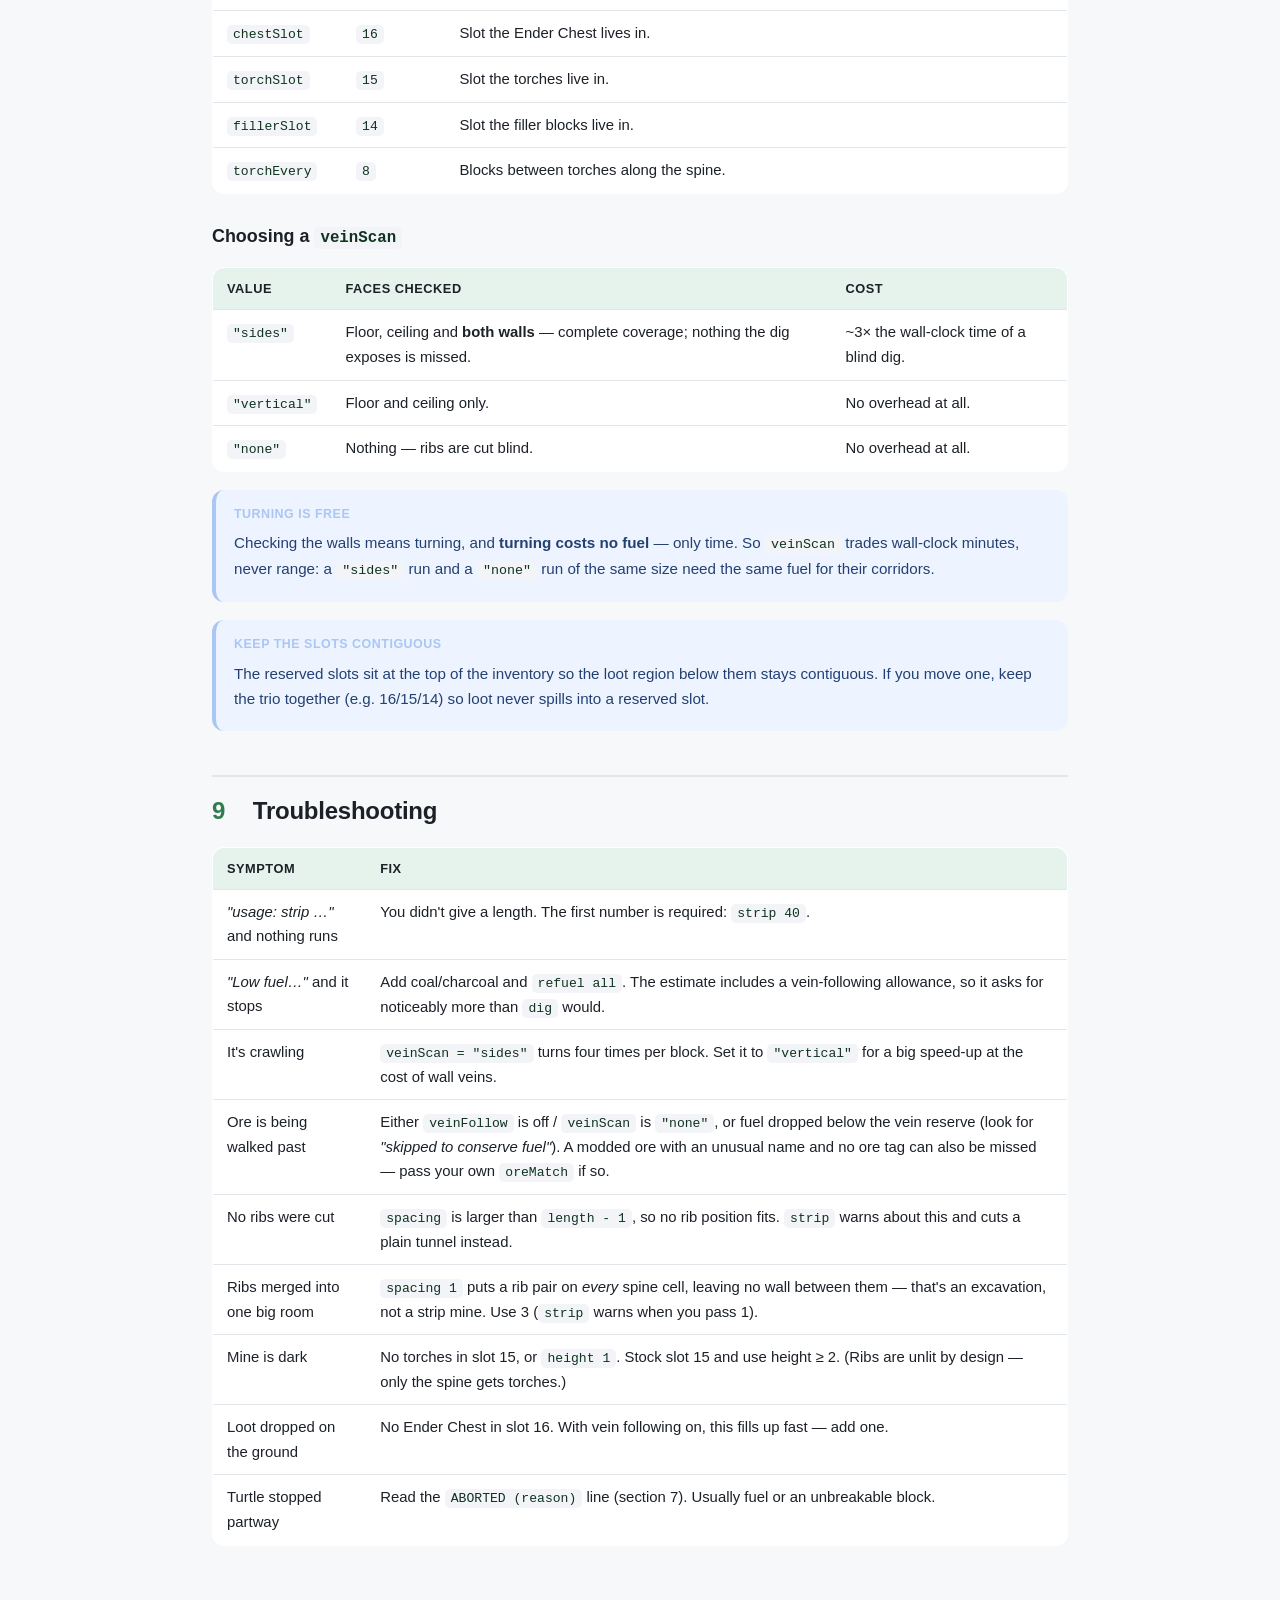
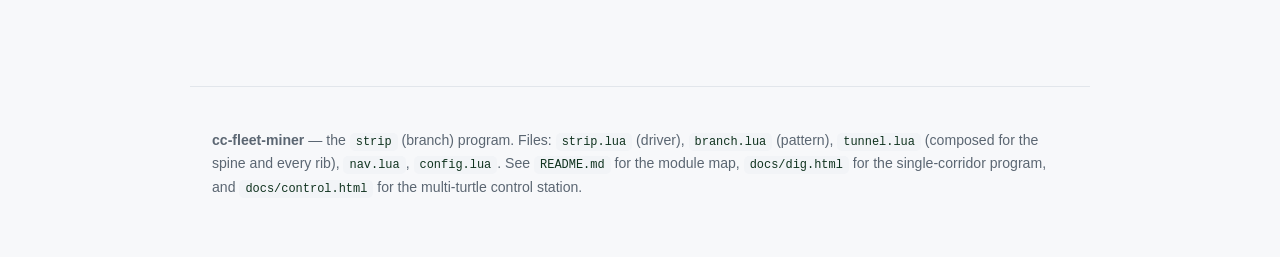
<file: docs/strip.html>
<!DOCTYPE html>
<html lang="en">
<head>
<meta charset="utf-8">
<meta name="viewport" content="width=device-width, initial-scale=1">
<title>cc-fleet-miner — The strip Program</title>
<link rel="stylesheet" href="style.css">
<style>
  /* strip.html — page-specific: reserved-slot roles, the top-down spine/rib map
     (.td/.cell) and the inventory-slot grid (.slot). Shared palette, typography,
     tables and callouts come from style.css. */
  :root {
    /* the three reserved-slot roles */
    --chest: #2c62c9;
    --chest-soft: #e7eefb;
    --torch: #cf8a2a;
    --torch-soft: #fbf1e0;
    --filler: #6b7684;
    --filler-soft: #eceef1;
    --ore: #159b76;
    --ore-soft: #e0f4ee;
    --grid: rgba(30,50,80,.05);
  }
  @media (prefers-color-scheme: dark) {
    :root {
      --chest: #7ea8f5;
      --chest-soft: #14233f;
      --torch: #e3ac54;
      --torch-soft: #2b2214;
      --filler: #9aa7b4;
      --filler-soft: #20262e;
      --ore: #4fd3aa;
      --ore-soft: #102b24;
      --grid: rgba(150,180,220,.05);
    }
  }

  pre .good { color: #7be39a; }
  pre .bad { color: #ff9a9a; }

  /* graph-paper diagram frame (overrides the plain frame in style.css) */
  .diagram {
    background:
      linear-gradient(var(--grid) 1px, transparent 1px),
      linear-gradient(90deg, var(--grid) 1px, transparent 1px);
    background-size: 22px 22px; background-color: var(--panel);
    border: 1px solid var(--line); border-radius: 14px; padding: 20px; margin: 16px 0; box-shadow: var(--shadow); overflow-x: auto;
  }
  .diagram .cap { font-family: ui-monospace, SFMono-Regular, Menlo, Consolas, monospace; font-size: .74rem; color: var(--muted); letter-spacing: .03em; }

  /* top-down map: spine runs left-to-right, ribs run up and down off it */
  .td { display: inline-grid; grid-template-columns: auto auto; grid-template-rows: auto auto; gap: 10px 12px; min-width: 470px; }
  .td .ylab { grid-row: 1; grid-column: 1; writing-mode: vertical-rl; transform: rotate(180deg); text-align: center; align-self: center;
    font-family: ui-monospace, SFMono-Regular, Menlo, Consolas, monospace; font-size: .72rem; color: var(--accent); font-weight: 700; letter-spacing: .05em; }
  .td .cells { grid-row: 1; grid-column: 2; display: grid; grid-template-columns: repeat(10, 40px); grid-auto-rows: 34px; gap: 3px; }
  .td .xlab { grid-row: 2; grid-column: 2; text-align: center;
    font-family: ui-monospace, SFMono-Regular, Menlo, Consolas, monospace; font-size: .72rem; color: var(--accent); font-weight: 700; letter-spacing: .05em; }
  .cell { border-radius: 5px; position: relative; display: grid; place-items: center; font-size: .64rem; }
  .cell.rock { background: var(--filler-soft); border: 1px solid var(--line); }
  .cell.air { border: 1px dashed var(--line); background: color-mix(in srgb, var(--accent-soft) 55%, transparent); }
  .cell.spine { border: 1px solid color-mix(in srgb, var(--accent) 45%, var(--line)); background: color-mix(in srgb, var(--accent-soft) 85%, transparent); }
  .cell.ore { background: var(--ore-soft); border: 1px solid var(--ore); color: var(--ore); font-weight: 700; }
  .cell .turtle { width: 26px; height: 22px; border-radius: 5px; background: var(--accent); color: #fff; display: grid; place-items: center; font-weight: 800; box-shadow: 0 2px 0 rgba(0,0,0,.2); }
  .cell .torchdot { width: 9px; height: 9px; border-radius: 50%; background: var(--torch); box-shadow: 0 0 8px 2px color-mix(in srgb, var(--torch) 60%, transparent); }

  /* inventory slot grid */
  .slotwrap { display: flex; flex-wrap: wrap; gap: 22px; align-items: flex-start; }
  .slots { display: grid; grid-template-columns: repeat(4, 52px); grid-auto-rows: 52px; gap: 6px; }
  .slot { border-radius: 8px; border: 1px solid var(--line); background: var(--panel); position: relative; display: grid; place-items: center;
    font-family: ui-monospace, SFMono-Regular, Menlo, Consolas, monospace; font-size: .82rem; color: var(--muted); }
  .slot .n { position: absolute; top: 3px; left: 5px; font-size: .62rem; color: var(--muted); }
  .slot.loot { background: var(--accent-soft); border-color: color-mix(in srgb, var(--accent) 35%, var(--line)); color: var(--accent); }
  .slot.chest { background: var(--chest-soft); border-color: var(--chest); color: var(--chest); font-weight: 700; }
  .slot.torch { background: var(--torch-soft); border-color: var(--torch); color: var(--torch); font-weight: 700; }
  .slot.filler { background: var(--filler-soft); border-color: var(--filler); color: var(--filler); font-weight: 700; }

  /* map + slot-role legend (page-local: fleet-and-control.html uses .legend differently) */
  .legend { display: flex; flex-direction: column; gap: 9px; font-size: .9rem; }
  .legend .row { display: flex; align-items: center; gap: 10px; }
  .legend .sw { width: 15px; height: 15px; border-radius: 4px; border: 1px solid var(--line); flex: none; }
  .legend .sw.loot { background: var(--accent-soft); border-color: var(--accent); }
  .legend .sw.chest { background: var(--chest-soft); border-color: var(--chest); }
  .legend .sw.torch { background: var(--torch-soft); border-color: var(--torch); }
  .legend .sw.filler { background: var(--filler-soft); border-color: var(--filler); }
  .legend .sw.spine { background: color-mix(in srgb, var(--accent-soft) 85%, transparent); border-color: var(--accent); }
  .legend .sw.air { background: color-mix(in srgb, var(--accent-soft) 55%, transparent); border-style: dashed; }
  .legend .sw.rock { background: var(--filler-soft); }
  .legend .sw.ore { background: var(--ore-soft); border-color: var(--ore); }
  .legend b { font-weight: 650; }
  .legend small { color: var(--muted); }

  @media (max-width: 640px) {
    .td { min-width: 0; }
    .td .cells { grid-template-columns: repeat(10, 30px); grid-auto-rows: 26px; }
  }
</style>
</head>
<body>

<header class="hero">
  <span class="eyebrow">cc-fleet-miner · branch/strip pattern</span>
  <h1>The <span class="mono">strip</span> Program</h1>
  <p class="lede">Send one mining turtle down a spine tunnel that throws off ribs to the left and right at a fixed spacing — the classic strip mine — and have it chase down every ore vein it uncovers along the way.</p>
  <div class="meta-row">
    <span class="chip"><b>Command:</b> strip &lt;length&gt; [ribReach] [spacing] [height]</span>
    <span class="chip"><b>Turtles:</b> 1 (standalone)</span>
    <span class="chip"><b>Modem:</b> not required</span>
    <span class="chip"><b>Pattern:</b> branch.lua</span>
  </div>
</header>

<div class="wrap">

  <nav class="toc">
    <p>Contents</p>
    <ol>
      <li><a href="#what">What strip does</a></li>
      <li><a href="#need">What you need</a></li>
      <li><a href="#code">Get the code in-game</a></li>
      <li><a href="#geometry">Geometry (place it right)</a></li>
      <li><a href="#slots">Load the turtle</a></li>
      <li><a href="#run">Run it</a></li>
      <li><a href="#output">Reading the output</a></li>
      <li><a href="#tuning">Tuning (config.lua)</a></li>
      <li><a href="#troubleshoot">Troubleshooting</a></li>
    </ol>
  </nav>

  <section id="what">
    <h2><span class="num">1</span>What <code>strip</code> does</h2>
    <p><code>strip</code> is the single-turtle driver for the <strong>branch/strip pattern</strong>. Where <code>dig</code> clears one straight box, <code>strip</code> cuts a long <em>spine</em> and hangs <em>ribs</em> off both sides of it — far more ore exposed per block dug. It does four jobs:</p>
    <div class="grid2">
      <div class="card">
        <h3>Cuts the spine</h3>
        <p>A 1-wide corridor running forward for <em>length</em> cells, the trunk everything else hangs off.</p>
      </div>
      <div class="card">
        <h3>Cuts paired ribs</h3>
        <p>At every multiple of <em>spacing</em> it turns off and cuts a rib <strong>right</strong> and a rib <strong>left</strong>, each reaching <em>ribReach</em> blocks out, then rejoins the spine.</p>
      </div>
      <div class="card">
        <h3>Follows ore veins</h3>
        <p>Every face it exposes gets checked. Find an ore block and it leaves the corridor, mines the whole connected vein, and comes back to the exact block it left from.</p>
      </div>
      <div class="card">
        <h3>Lights, patches &amp; returns</h3>
        <p>Torches along the spine, filler over floor gaps, loot streamed into an Ender Chest — then home to the mouth facing its original direction.</p>
      </div>
    </div>
    <div class="callout note">
      <span class="tag">Standalone — no fleet needed</span>
      <p><code>strip</code> is one turtle doing one job; it doesn't use rednet or the control station at all. (The branch pattern isn't wired into the fleet yet — that's a later step. For multi-turtle box clears, use <code>mine</code> / the control station.)</p>
    </div>
  </section>

  <section id="need">
    <h2><span class="num">2</span>What you need</h2>
    <table>
      <thead><tr><th>Item</th><th>Why</th></tr></thead>
      <tbody>
        <tr><td><strong>1× Mining Turtle</strong></td><td>Any Mining Turtle. An <strong>Advanced</strong> one gives coloured output. No modem required.</td></tr>
        <tr><td><strong>Plenty of fuel</strong></td><td>Coal / charcoal in a slot, then <code>refuel all</code>. A strip mine covers far more ground than a tunnel, and vein chasing adds more on top — <code>strip</code> prints its estimate and tops up automatically if it can.</td></tr>
        <tr><td><strong>Ender Chest</strong> <em>(strongly recommended)</em></td><td>One in <strong>slot 16</strong>. Vein following fills an inventory fast; without a chest the overflow drops on the ground.</td></tr>
        <tr><td><strong>Torches</strong> <em>(optional)</em></td><td>A stack in <strong>slot 15</strong> to light the spine as it goes.</td></tr>
        <tr><td><strong>Filler blocks</strong> <em>(optional)</em></td><td>Cobblestone (or any cheap block) in <strong>slot 14</strong> to bridge gaps in the floor.</td></tr>
      </tbody>
    </table>
    <p>Everything optional only engages if it's actually stocked — an empty slot just means that feature is skipped, and <code>strip</code> tells you which ones are on before it starts.</p>
  </section>

  <section id="code">
    <h2><span class="num">3</span>Get the code in-game</h2>
    <p>The turtle needs the project files. Bootstrap once with <code>update.lua</code>, then re-run <code>update</code> after any change.</p>
    <ol class="steps">
      <li>On a fresh turtle, pull the updater once:
        <pre><code><span class="prompt">&gt;</span> wget https://raw.githubusercontent.com/cpopson/ATM10-miningTurtles/master/update.lua update.lua
<span class="prompt">&gt;</span> update</code></pre>
      </li>
      <li>After every push to GitHub, just run <code>update</code> again.</li>
    </ol>
  </section>

  <section id="geometry">
    <h2><span class="num">4</span>Geometry — place it right</h2>
    <p>Everything is measured relative to <strong>how the turtle faces</strong> when you start it. The turtle stands <em>in</em> the spine mouth — its own block is never dug — and the mine grows:</p>
    <table>
      <thead><tr><th>Dimension</th><th>Direction</th></tr></thead>
      <tbody>
        <tr><td><strong>length</strong> (1st number)</td><td><strong>Forward</strong> — the way the turtle is facing. Counted in cells <em>including</em> the mouth it starts on.</td></tr>
        <tr><td><strong>ribReach</strong> (2nd number)</td><td>How far each rib runs <strong>out from the spine</strong> — the same distance to the <strong>left</strong> and to the <strong>right</strong>.</td></tr>
        <tr><td><strong>spacing</strong> (3rd number)</td><td>Spine cells between one rib pair and the next. A pair sits at every multiple of this, starting at <code>spacing</code> itself (never at the mouth).</td></tr>
        <tr><td><strong>height</strong> (4th number)</td><td>Straight <strong>up</strong>, for the spine and every rib alike.</td></tr>
      </tbody>
    </table>
    <div class="diagram" aria-label="Top-down map of a strip mine: the turtle sits at the left end of a spine corridor running right, with ribs branching up and down at every third cell, and an ore vein beside one rib tip.">
      <p class="cap" style="margin:0 0 12px;">top-down view · <span class="mono">strip 10 2 3</span> — spine 10 long, ribs reaching 2 each side, every 3 cells</p>
      <div class="td">
        <div class="ylab">← left · right →</div>
        <div class="cells">
          <!-- w = -2 -->
          <div class="cell rock"></div><div class="cell rock"></div><div class="cell rock"></div>
          <div class="cell air"></div><div class="cell rock"></div><div class="cell rock"></div>
          <div class="cell air"></div><div class="cell rock"></div><div class="cell rock"></div>
          <div class="cell air"></div>
          <!-- w = -1 -->
          <div class="cell rock"></div><div class="cell rock"></div><div class="cell rock"></div>
          <div class="cell air"></div><div class="cell rock"></div><div class="cell rock"></div>
          <div class="cell air"></div><div class="cell rock"></div><div class="cell rock"></div>
          <div class="cell air"></div>
          <!-- w = 0 : the spine -->
          <div class="cell spine"><span class="turtle">▸</span></div><div class="cell spine"></div><div class="cell spine"></div>
          <div class="cell spine"></div><div class="cell spine"></div><div class="cell spine"></div>
          <div class="cell spine"><span class="torchdot"></span></div><div class="cell spine"></div><div class="cell spine"></div>
          <div class="cell spine"></div>
          <!-- w = +1 -->
          <div class="cell rock"></div><div class="cell rock"></div><div class="cell rock"></div>
          <div class="cell air"></div><div class="cell rock"></div><div class="cell rock"></div>
          <div class="cell air"></div><div class="cell rock"></div><div class="cell rock"></div>
          <div class="cell air"></div>
          <!-- w = +2 -->
          <div class="cell rock"></div><div class="cell rock"></div><div class="cell rock"></div>
          <div class="cell air"></div><div class="cell rock"></div><div class="cell rock"></div>
          <div class="cell air"></div><div class="cell ore">ore</div><div class="cell ore">ore</div>
          <div class="cell air"></div>
        </div>
        <div class="xlab">length (forward) →</div>
      </div>
    </div>
    <div class="legend" style="margin-top:6px;">
      <div class="row"><span class="sw spine"></span><span><b>Spine.</b> <small>The trunk corridor; the turtle <span style="color:var(--accent);font-weight:700;">▸</span> starts and ends on its first cell.</small></span></div>
      <div class="row"><span class="sw air"></span><span><b>Ribs.</b> <small>Cut left and right at cells 3, 6 and 9 — every multiple of <code>spacing</code>.</small></span></div>
      <div class="row"><span class="sw rock"></span><span><b>Untouched stone.</b> <small>The 2-block wall left between ribs.</small></span></div>
      <div class="row"><span class="sw ore"></span><span><b>An exposed vein.</b> <small>Touching a rib, so the turtle detours, mines it out, and resumes.</small></span></div>
      <div class="row"><span class="sw torch"></span><span><b>A torch.</b> <small>Placed on the spine floor every <code>torchEvery</code> blocks.</small></span></div>
    </div>
    <div class="callout note">
      <span class="tag">Why spacing 3?</span>
      <p>Ribs 3 apart leave a 2-block wall between them, and <em>every block of that wall touches a rib</em> — so no vein can hide in it. Tighter spacing digs more stone for the same ore; wider spacing starts missing veins. 3 is the classic ratio, and it's the default.</p>
    </div>
    <div class="callout note">
      <span class="tag">Defaults</span>
      <p>Give just a length and you get <strong>8-block ribs every 3 cells, 2 tall</strong>, using <code>ribReach</code> and <code>ribSpacing</code> from <code>config.lua</code>. Pass <code>0</code> for <code>ribReach</code> to get a plain vein-following tunnel with no ribs at all.</p>
    </div>
  </section>

  <section id="slots">
    <h2><span class="num">5</span>Load the turtle</h2>
    <p>Three slots at the <strong>bottom-right</strong> of the inventory are reserved; everything else (slots 1–13) is free for mined loot. Load only the features you want — leave a slot empty to skip it.</p>
    <div class="diagram">
      <p class="cap" style="margin:0 0 14px;">turtle inventory — reserved slots highlighted</p>
      <div class="slotwrap">
        <div class="slots">
          <div class="slot loot"><span class="n">1</span></div>
          <div class="slot loot"><span class="n">2</span></div>
          <div class="slot loot"><span class="n">3</span></div>
          <div class="slot loot"><span class="n">4</span></div>
          <div class="slot loot"><span class="n">5</span></div>
          <div class="slot loot"><span class="n">6</span></div>
          <div class="slot loot"><span class="n">7</span></div>
          <div class="slot loot"><span class="n">8</span></div>
          <div class="slot loot"><span class="n">9</span></div>
          <div class="slot loot"><span class="n">10</span></div>
          <div class="slot loot"><span class="n">11</span></div>
          <div class="slot loot"><span class="n">12</span></div>
          <div class="slot loot"><span class="n">13</span></div>
          <div class="slot filler"><span class="n">14</span>fill</div>
          <div class="slot torch"><span class="n">15</span>torch</div>
          <div class="slot chest"><span class="n">16</span>ender</div>
        </div>
        <div class="legend">
          <div class="row"><span class="sw chest"></span><span><b>Slot 16 — Ender Chest.</b> <small>Auto-dumps loot in place, even mid-vein.</small></span></div>
          <div class="row"><span class="sw torch"></span><span><b>Slot 15 — Torches.</b> <small>One on the spine floor every few blocks (height ≥ 2).</small></span></div>
          <div class="row"><span class="sw filler"></span><span><b>Slot 14 — Filler.</b> <small>Cobble to patch gaps in the floor, including holes a vein leaves behind.</small></span></div>
          <div class="row"><span class="sw loot"></span><span><b>Slots 1–13 — Loot.</b> <small>Mined blocks collect here.</small></span></div>
        </div>
      </div>
    </div>
    <div class="callout warn">
      <span class="tag">Bring an Ender Chest</span>
      <p>Vein following means the turtle mines far more than the corridor itself. Without a chest in slot 16 a long run <em>will</em> overflow and start dropping ore on the ground. Torches need headroom too — a <code>height 1</code> mine skips them entirely.</p>
    </div>
  </section>

  <section id="run">
    <h2><span class="num">6</span>Run it</h2>
    <ol class="steps">
      <li>Place the turtle <strong>in the spine mouth, facing the direction you want the spine to run</strong>.</li>
      <li>Load fuel and any optional slots (section 5), then <code>refuel all</code>.</li>
      <li>Run <code>strip</code> with a length, and optionally rib reach, spacing and height:
        <pre><code><span class="prompt">&gt;</span> strip &lt;length&gt; [ribReach] [spacing] [height]</code></pre>
      </li>
    </ol>
    <p>A typical lit, floor-patched strip mine with a 40-long spine:</p>
    <pre><code><span class="prompt">&gt;</span> strip 40
<span class="out">Ender Chest in slot 16 - will auto-dump loot when full.
Torches in slot 15 - one on the spine every 8 blocks.
Filler in slot 14 - floor gaps will be patched.
Vein following ON (sides, max 64 blocks per vein).
  Side scanning roughly triples wall-clock time (fuel cost is unchanged).
  Set veinScan = "vertical" in config.lua to speed it up.
Strip mining: spine 40 long, 13 rib pair(s) every 3, reaching 8 each side, 2 tall...</span>
<span class="good">DONE: 521 cells, 26 ribs, 63 ore from 14 veins (4 torches, 31 fills, 3 dumps), back at start.</span></code></pre>
    <table>
      <thead><tr><th>Example</th><th>Result</th></tr></thead>
      <tbody>
        <tr><td><code>strip 40</code></td><td>Spine 40 long, 8-block ribs every 3 cells, 2 tall. The default strip mine.</td></tr>
        <tr><td><code>strip 60 12 4</code></td><td>A bigger field: 12-block ribs every 4 cells off a 60-long spine.</td></tr>
        <tr><td><code>strip 30 6 3 3</code></td><td>Same layout, 3 tall — more headroom, ~50% more digging.</td></tr>
        <tr><td><code>strip 24 0</code></td><td>No ribs: a plain 24-long tunnel that still chases every vein it exposes.</td></tr>
      </tbody>
    </table>
  </section>

  <section id="output">
    <h2><span class="num">7</span>Reading the output</h2>
    <p>Before it starts, <code>strip</code> prints one line per optional feature so you can confirm what's on. When it finishes it prints one of two lines:</p>
    <h3>Success</h3>
    <pre><code><span class="good">DONE: 521 cells, 26 ribs, 63 ore from 14 veins (4 torches, 31 fills, 3 dumps), back at start.</span></code></pre>
    <ul>
      <li><strong>cells</strong> — corridor blocks the turtle moved through (spine plus every rib). Vein detours are <em>not</em> counted here.</li>
      <li><strong>ribs</strong> — individual ribs finished, so a full run is twice the pair count.</li>
      <li><strong>ore / veins</strong> — ore blocks mined off-corridor, and how many separate veins they came from.</li>
      <li><strong>torches / fills / dumps</strong> — torches placed, floor gaps patched, and loot dumps made.</li>
      <li><strong>back at start</strong> — it returned to the mouth block, facing its original heading.</li>
    </ul>
    <p>Two extra lines appear only when they apply:</p>
    <pre><code><span class="out">  2 vein(s) hit the 64-block cap - raise maxVein in config.lua to finish them.
  5 vein(s) skipped to conserve fuel.</span></code></pre>
    <h3>Aborted</h3>
    <pre><code><span class="bad">ABORTED (no_fuel) after 188 cells, 8 ribs, 24 ore.</span>
<span class="out">  stopped at (6,0,-14) h=0 relative to start.</span></code></pre>
    <p>It stops cleanly and tells you where. Common reasons:</p>
    <table>
      <thead><tr><th>Reason</th><th>Meaning</th></tr></thead>
      <tbody>
        <tr><td><code>no_fuel</code></td><td>Ran out of fuel. Refuel and re-run (it re-cuts from the mouth; already-dug cells cost only a move).</td></tr>
        <tr><td><code>blocked_unbreakable</code></td><td>Hit bedrock or another unbreakable block in the spine or a rib.</td></tr>
        <tr><td><code>blocked_retry_exceeded</code></td><td>Something kept refilling the space (falling gravel/sand past the retry budget).</td></tr>
        <tr><td><code>dump_place_failed</code></td><td>Couldn't place the Ender Chest to dump (obstruction above). Rare.</td></tr>
        <tr><td><code>aborted</code></td><td>Something asked it to stop. Only happens under fleet control, not from <code>strip</code>.</td></tr>
      </tbody>
    </table>
    <div class="callout warn">
      <span class="tag">pose lost mid-vein</span>
      <p>If the abort line is followed by <em>"WARNING: pose lost mid-vein"</em>, the turtle ran dry <em>while walking back out of a vein</em>, so it is somewhere off the corridor rather than on it. The <code>stopped at</code> coordinates are still correct — go fetch it before re-running.</p>
    </div>
  </section>

  <section id="tuning">
    <h2><span class="num">8</span>Tuning (<code>config.lua</code>)</h2>
    <p>The rib layout, vein behaviour and reserved slots all live in <code>config.lua</code>. Change a value, run <code>update</code>, and it takes effect.</p>
    <table>
      <thead><tr><th>Key</th><th>Default</th><th>Controls</th></tr></thead>
      <tbody>
        <tr><td><code>ribReach</code></td><td><code>8</code></td><td>How far each rib runs out from the spine, per side.</td></tr>
        <tr><td><code>ribSpacing</code></td><td><code>3</code></td><td>Spine cells between rib pairs.</td></tr>
        <tr><td><code>veinFollow</code></td><td><code>true</code></td><td>Master switch for chasing exposed ore.</td></tr>
        <tr><td><code>veinScan</code></td><td><code>"sides"</code></td><td>Which faces get checked — see the table below.</td></tr>
        <tr><td><code>maxVein</code></td><td><code>64</code></td><td>Most ore blocks mined from any one vein, so a huge deposit can't swallow the run.</td></tr>
        <tr><td><code>chestSlot</code></td><td><code>16</code></td><td>Slot the Ender Chest lives in.</td></tr>
        <tr><td><code>torchSlot</code></td><td><code>15</code></td><td>Slot the torches live in.</td></tr>
        <tr><td><code>fillerSlot</code></td><td><code>14</code></td><td>Slot the filler blocks live in.</td></tr>
        <tr><td><code>torchEvery</code></td><td><code>8</code></td><td>Blocks between torches along the spine.</td></tr>
      </tbody>
    </table>
    <h3>Choosing a <code>veinScan</code></h3>
    <table>
      <thead><tr><th>Value</th><th>Faces checked</th><th>Cost</th></tr></thead>
      <tbody>
        <tr><td><code>"sides"</code></td><td>Floor, ceiling and <strong>both walls</strong> — complete coverage; nothing the dig exposes is missed.</td><td>~3× the wall-clock time of a blind dig.</td></tr>
        <tr><td><code>"vertical"</code></td><td>Floor and ceiling only.</td><td>No overhead at all.</td></tr>
        <tr><td><code>"none"</code></td><td>Nothing — ribs are cut blind.</td><td>No overhead at all.</td></tr>
      </tbody>
    </table>
    <div class="callout note">
      <span class="tag">Turning is free</span>
      <p>Checking the walls means turning, and <strong>turning costs no fuel</strong> — only time. So <code>veinScan</code> trades wall-clock minutes, never range: a <code>"sides"</code> run and a <code>"none"</code> run of the same size need the same fuel for their corridors.</p>
    </div>
    <div class="callout note">
      <span class="tag">Keep the slots contiguous</span>
      <p>The reserved slots sit at the top of the inventory so the loot region below them stays contiguous. If you move one, keep the trio together (e.g. 16/15/14) so loot never spills into a reserved slot.</p>
    </div>
  </section>

  <section id="troubleshoot">
    <h2><span class="num">9</span>Troubleshooting</h2>
    <table>
      <thead><tr><th>Symptom</th><th>Fix</th></tr></thead>
      <tbody>
        <tr><td><em>"usage: strip …"</em> and nothing runs</td><td>You didn't give a length. The first number is required: <code>strip 40</code>.</td></tr>
        <tr><td><em>"Low fuel…"</em> and it stops</td><td>Add coal/charcoal and <code>refuel all</code>. The estimate includes a vein-following allowance, so it asks for noticeably more than <code>dig</code> would.</td></tr>
        <tr><td>It's crawling</td><td><code>veinScan = "sides"</code> turns four times per block. Set it to <code>"vertical"</code> for a big speed-up at the cost of wall veins.</td></tr>
        <tr><td>Ore is being walked past</td><td>Either <code>veinFollow</code> is off / <code>veinScan</code> is <code>"none"</code>, or fuel dropped below the vein reserve (look for <em>"skipped to conserve fuel"</em>). A modded ore with an unusual name and no ore tag can also be missed — pass your own <code>oreMatch</code> if so.</td></tr>
        <tr><td>No ribs were cut</td><td><code>spacing</code> is larger than <code>length - 1</code>, so no rib position fits. <code>strip</code> warns about this and cuts a plain tunnel instead.</td></tr>
        <tr><td>Ribs merged into one big room</td><td><code>spacing 1</code> puts a rib pair on <em>every</em> spine cell, leaving no wall between them — that's an excavation, not a strip mine. Use 3 (<code>strip</code> warns when you pass 1).</td></tr>
        <tr><td>Mine is dark</td><td>No torches in slot 15, or <code>height 1</code>. Stock slot 15 and use height ≥ 2. (Ribs are unlit by design — only the spine gets torches.)</td></tr>
        <tr><td>Loot dropped on the ground</td><td>No Ender Chest in slot 16. With vein following on, this fills up fast — add one.</td></tr>
        <tr><td>Turtle stopped partway</td><td>Read the <code>ABORTED (reason)</code> line (section 7). Usually fuel or an unbreakable block.</td></tr>
      </tbody>
    </table>
  </section>

</div>

<footer>
  <p><strong>cc-fleet-miner</strong> — the <code>strip</code> (branch) program. Files: <code>strip.lua</code> (driver), <code>branch.lua</code> (pattern), <code>tunnel.lua</code> (composed for the spine and every rib), <code>nav.lua</code>, <code>config.lua</code>. See <code>README.md</code> for the module map, <code>docs/dig.html</code> for the single-corridor program, and <code>docs/control.html</code> for the multi-turtle control station.</p>
</footer>

</body>
</html>
</file>
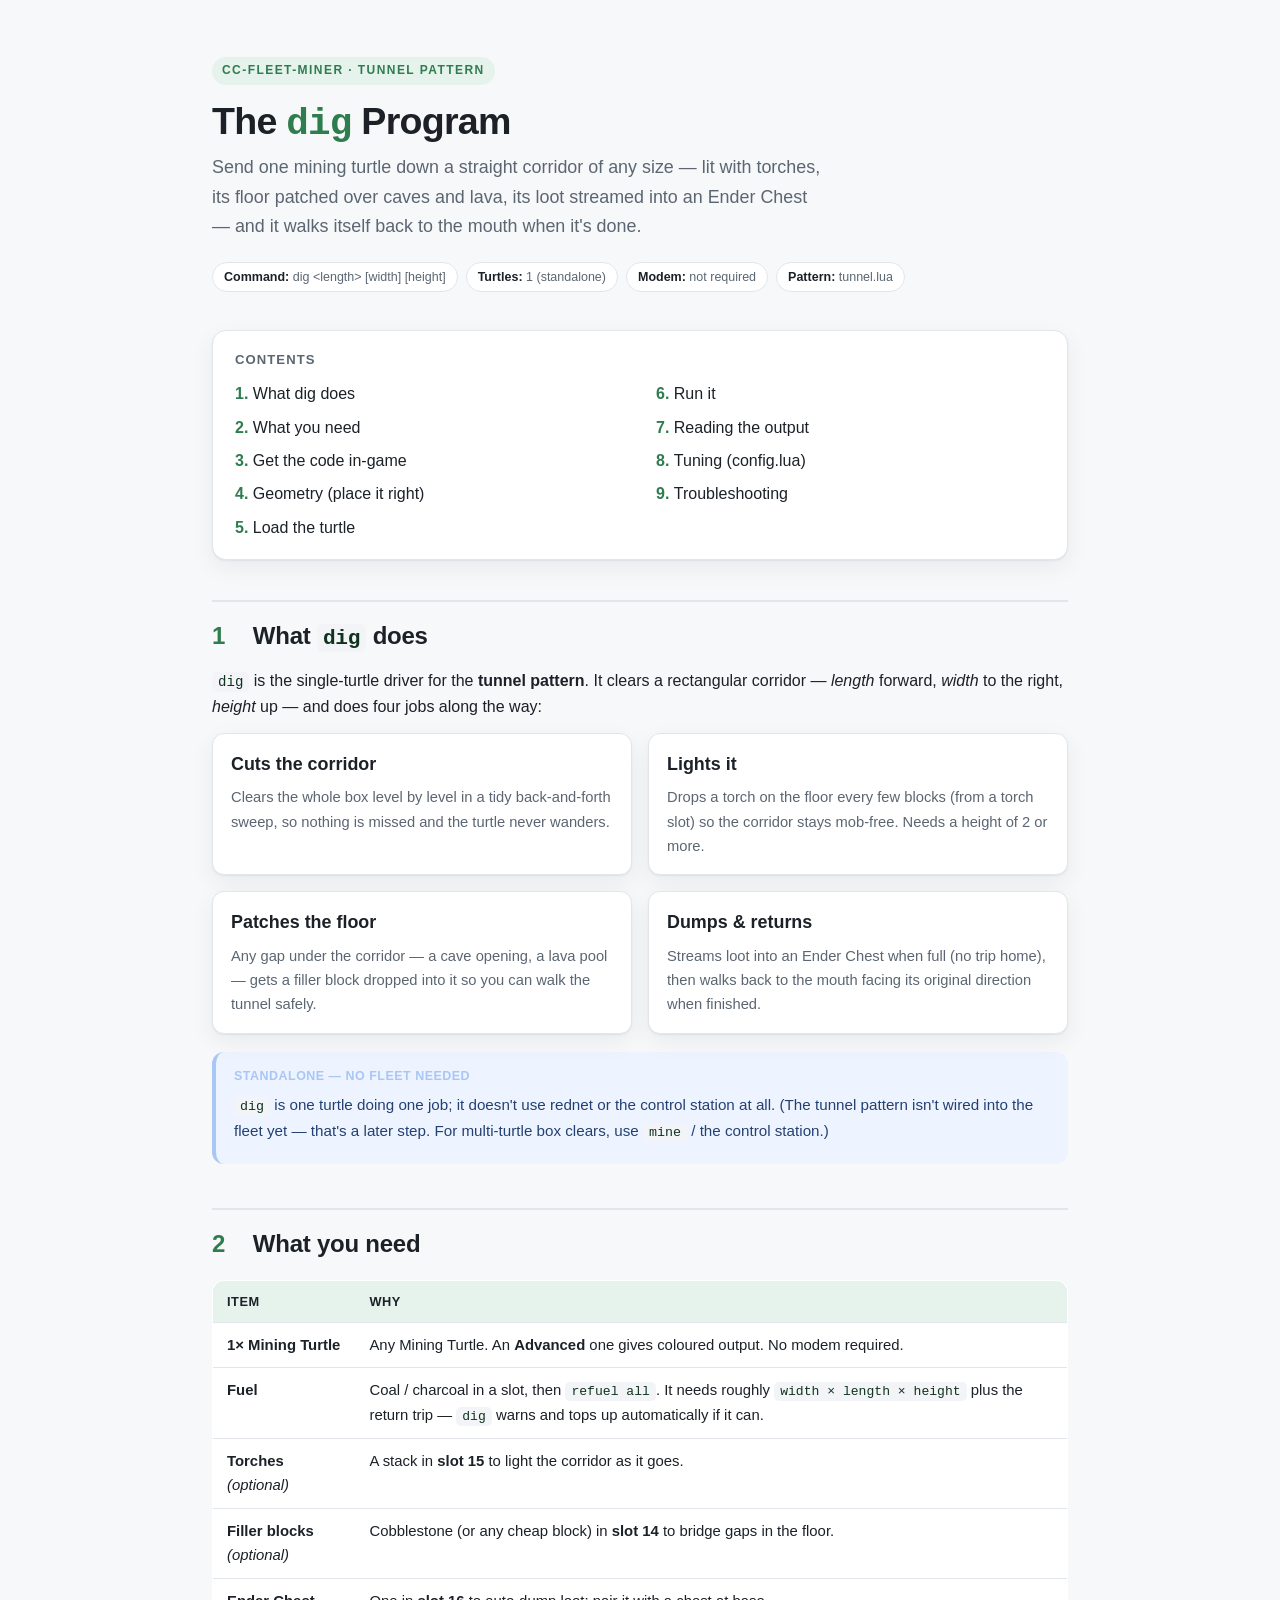
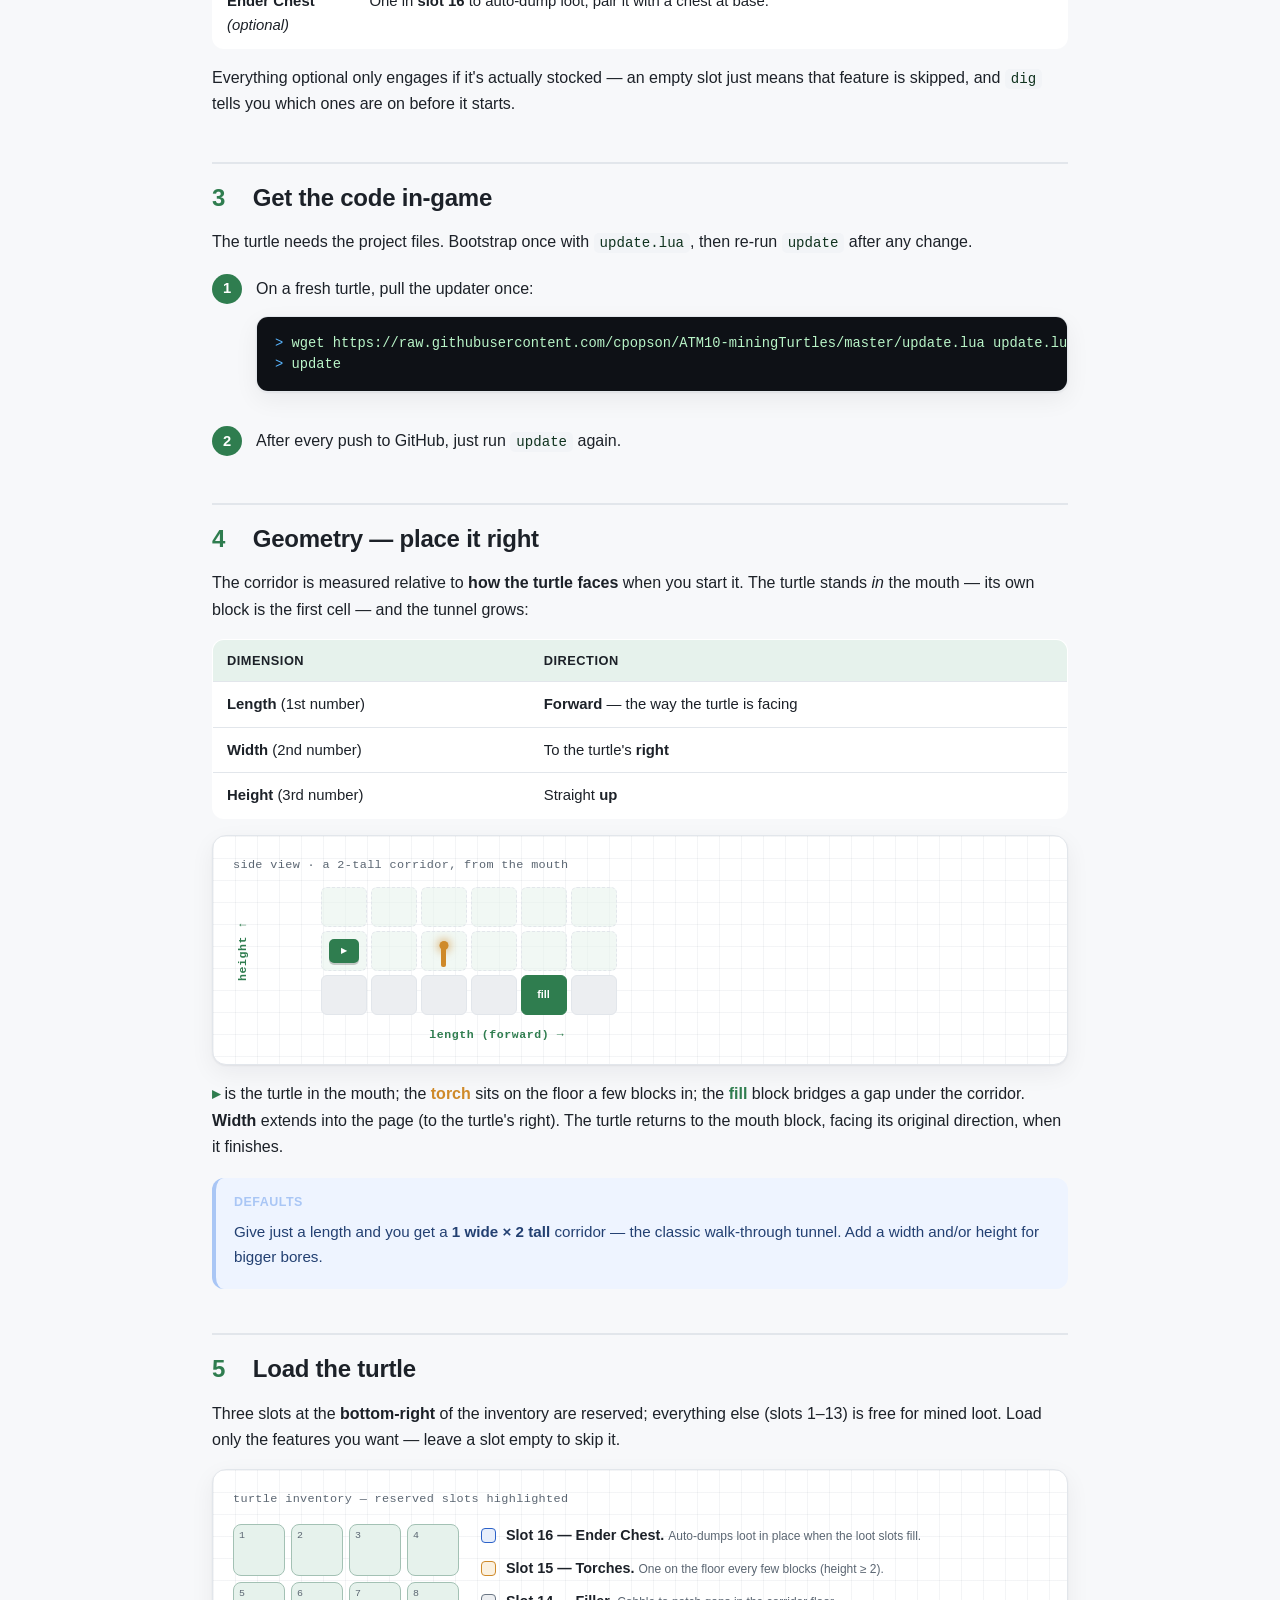
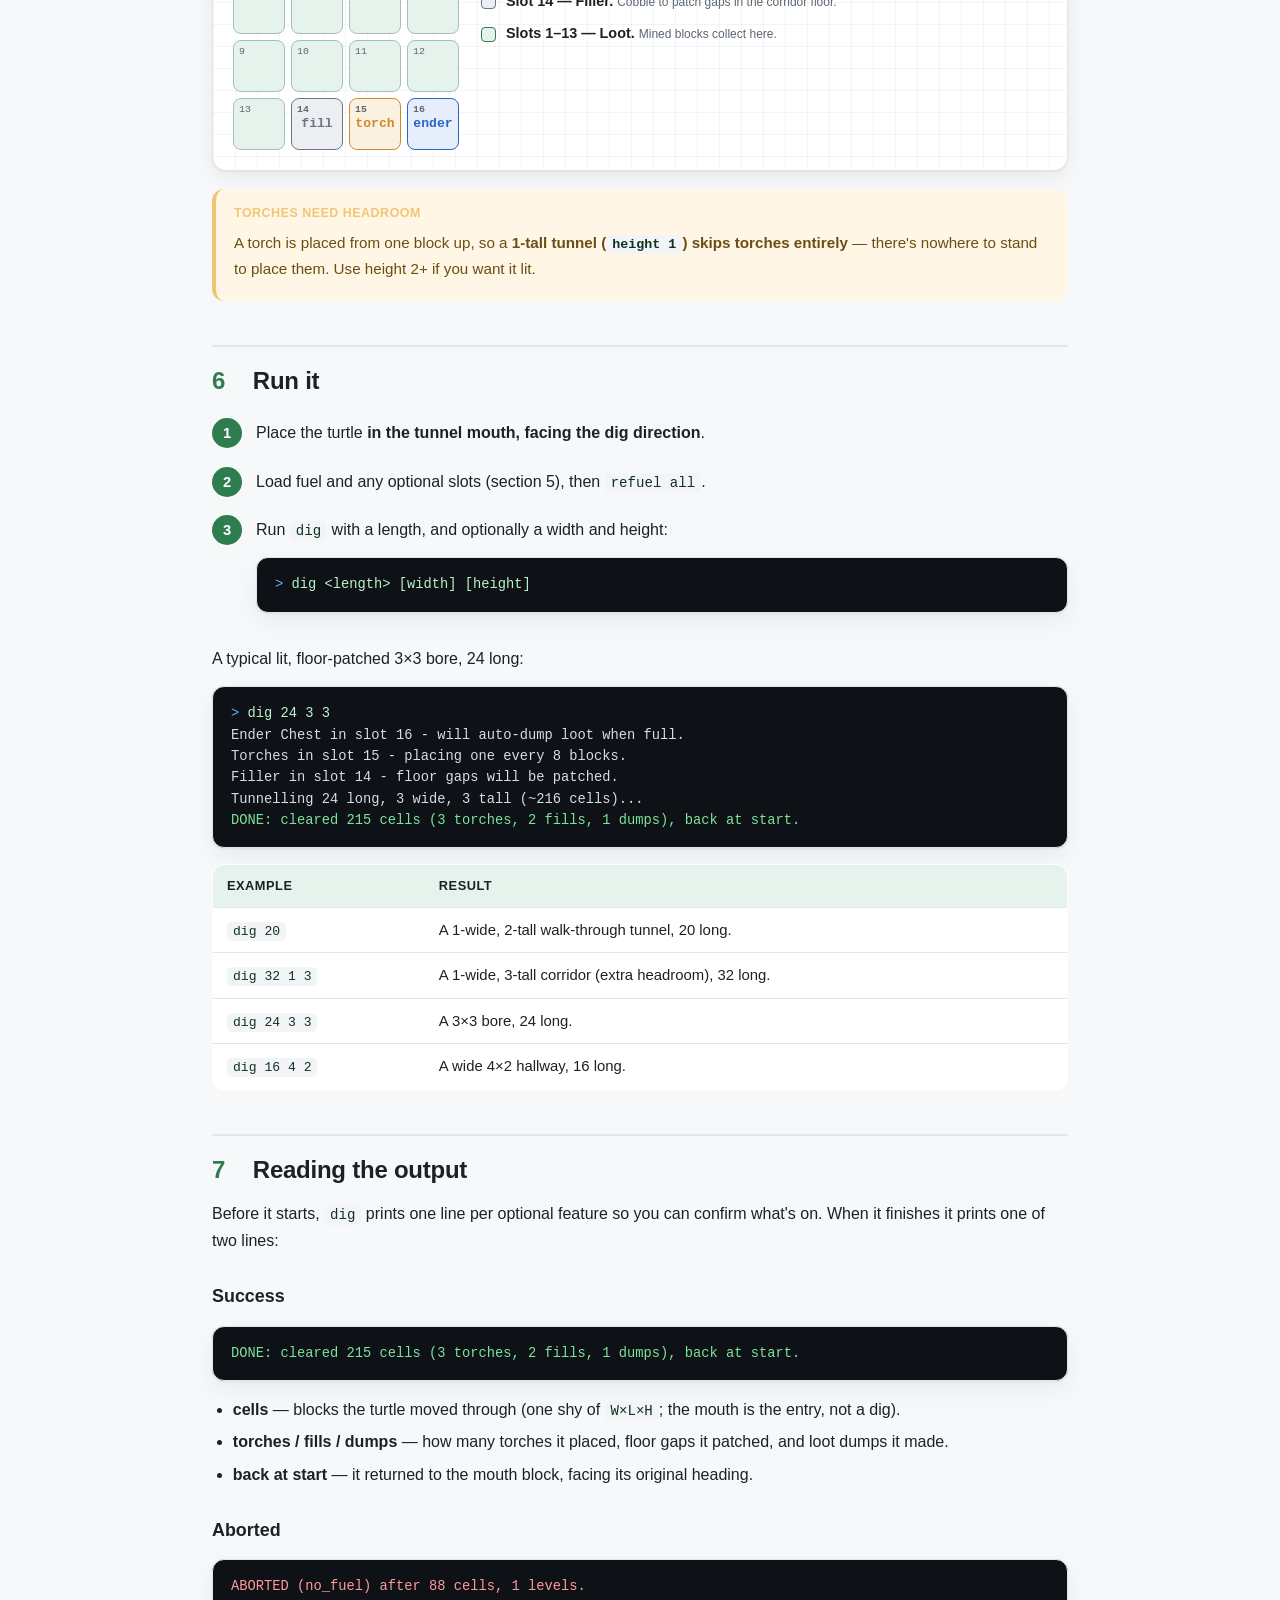
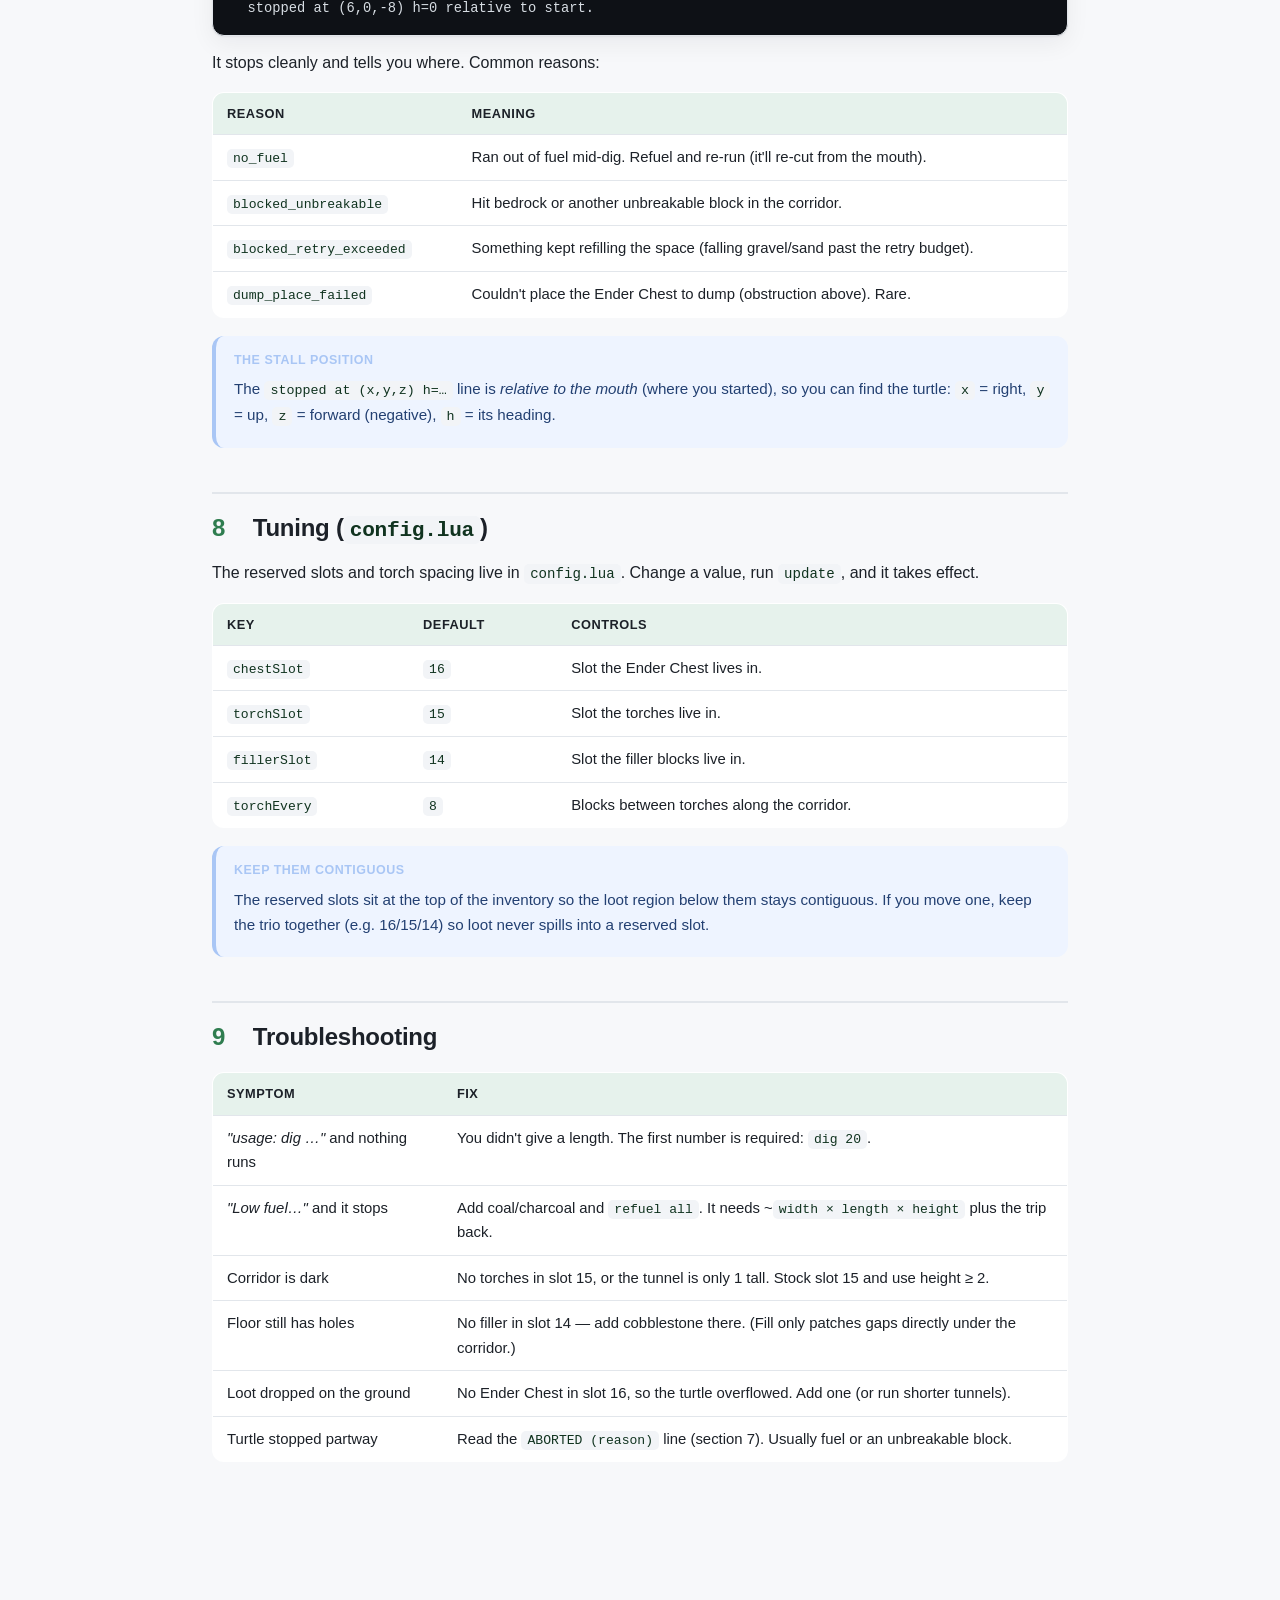
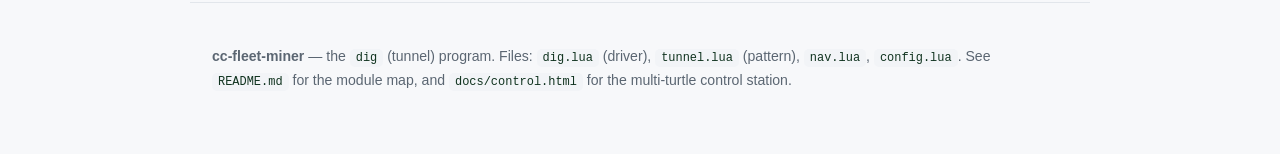
<file: docs/tunnel.html>
<!DOCTYPE html>
<html lang="en">
<head>
<meta charset="utf-8">
<meta name="viewport" content="width=device-width, initial-scale=1">
<title>cc-fleet-miner — The dig (tunnel) Program</title>
<style>
  :root {
    --bg: #f7f8fa;
    --panel: #ffffff;
    --ink: #1c2128;
    --muted: #5b6672;
    --line: #e2e6eb;
    --accent: #2f7d4f;
    --accent-soft: #e6f2ec;
    --code-bg: #f2f4f7;
    --code-ink: #10331f;
    --kbd-bg: #2b3138;
    --kbd-ink: #f0f2f4;
    --warn-bg: #fff6e6;
    --warn-line: #f0c674;
    --warn-ink: #6b4e12;
    --note-bg: #eef4ff;
    --note-line: #a9c6f5;
    --note-ink: #234072;
    --term-bg: #0e1116;
    --term-ink: #b9f5c8;
    --term-dim: #6f8a78;
    /* the three reserved-slot roles */
    --chest: #2c62c9;
    --chest-soft: #e7eefb;
    --torch: #cf8a2a;
    --torch-soft: #fbf1e0;
    --filler: #6b7684;
    --filler-soft: #eceef1;
    --grid: rgba(30,50,80,.05);
    --shadow: 0 1px 2px rgba(16,24,32,.06), 0 8px 24px rgba(16,24,32,.06);
  }
  @media (prefers-color-scheme: dark) {
    :root {
      --bg: #0d1117;
      --panel: #161b22;
      --ink: #e6edf3;
      --muted: #9aa7b4;
      --line: #262d36;
      --accent: #56c883;
      --accent-soft: #14251b;
      --code-bg: #1b222b;
      --code-ink: #a7e9bd;
      --kbd-bg: #05070a;
      --kbd-ink: #e6edf3;
      --warn-bg: #2a2314;
      --warn-line: #6b581f;
      --warn-ink: #e6cf8a;
      --note-bg: #12203a;
      --note-line: #274a80;
      --note-ink: #bcd4fa;
      --term-bg: #05070a;
      --term-ink: #7be39a;
      --term-dim: #4c6754;
      --chest: #7ea8f5;
      --chest-soft: #14233f;
      --torch: #e3ac54;
      --torch-soft: #2b2214;
      --filler: #9aa7b4;
      --filler-soft: #20262e;
      --grid: rgba(150,180,220,.05);
      --shadow: 0 1px 2px rgba(0,0,0,.3), 0 10px 30px rgba(0,0,0,.4);
    }
  }
  * { box-sizing: border-box; }
  html { scroll-behavior: smooth; }
  body {
    margin: 0;
    background: var(--bg);
    color: var(--ink);
    font: 16px/1.65 -apple-system, BlinkMacSystemFont, "Segoe UI", Roboto, Helvetica, Arial, sans-serif;
    -webkit-font-smoothing: antialiased;
  }
  .wrap { max-width: 900px; margin: 0 auto; padding: 0 22px 96px; }
  header.hero { max-width: 900px; margin: 0 auto; padding: 56px 22px 30px; }
  .eyebrow {
    display: inline-block; font-size: 12px; letter-spacing: .12em; text-transform: uppercase;
    color: var(--accent); background: var(--accent-soft); padding: 4px 10px; border-radius: 999px; font-weight: 600;
  }
  h1 { font-size: 2.35rem; line-height: 1.1; margin: 16px 0 8px; letter-spacing: -.02em; }
  h1 .mono { font-family: ui-monospace, SFMono-Regular, "SF Mono", Menlo, Consolas, monospace; color: var(--accent); }
  .lede { font-size: 1.12rem; color: var(--muted); margin: 0; max-width: 62ch; }
  .meta-row { margin-top: 20px; display: flex; flex-wrap: wrap; gap: 8px; }
  .chip { font-size: 12.5px; color: var(--muted); border: 1px solid var(--line); background: var(--panel); padding: 4px 11px; border-radius: 999px; }
  .chip b { color: var(--ink); font-weight: 600; }

  nav.toc { background: var(--panel); border: 1px solid var(--line); border-radius: 14px; padding: 18px 22px; margin: 8px 0 40px; box-shadow: var(--shadow); }
  nav.toc p { margin: 0 0 10px; font-weight: 700; font-size: .82rem; letter-spacing: .08em; text-transform: uppercase; color: var(--muted); }
  nav.toc ol { margin: 0; padding: 0; list-style: none; counter-reset: toc; columns: 2; column-gap: 32px; }
  nav.toc li { counter-increment: toc; margin: 0 0 7px; break-inside: avoid; }
  nav.toc a { color: var(--ink); text-decoration: none; }
  nav.toc a::before { content: counter(toc) ". "; color: var(--accent); font-variant-numeric: tabular-nums; font-weight: 600; }
  nav.toc a:hover { color: var(--accent); text-decoration: underline; }

  section { margin: 0 0 44px; scroll-margin-top: 20px; }
  h2 { font-size: 1.5rem; letter-spacing: -.01em; margin: 0 0 4px; padding-top: 14px; border-top: 2px solid var(--line); }
  h2 .num { display: inline-block; min-width: 1.7em; color: var(--accent); font-variant-numeric: tabular-nums; }
  h3 { font-size: 1.12rem; margin: 28px 0 6px; }
  p { margin: 12px 0; }
  a { color: var(--accent); }

  ul, ol.steps { padding-left: 1.3em; }
  li { margin: 6px 0; }
  ol.steps { counter-reset: step; list-style: none; padding-left: 0; }
  ol.steps > li { position: relative; padding: 4px 0 4px 44px; margin: 14px 0; counter-increment: step; }
  ol.steps > li::before {
    content: counter(step); position: absolute; left: 0; top: 2px; width: 30px; height: 30px;
    background: var(--accent); color: #fff; border-radius: 50%; display: grid; place-items: center; font-weight: 700; font-size: .92rem;
  }

  code {
    font-family: ui-monospace, SFMono-Regular, "SF Mono", Menlo, Consolas, monospace;
    font-size: .88em; background: var(--code-bg); color: var(--code-ink); padding: 2px 6px; border-radius: 5px;
  }
  pre {
    background: var(--term-bg); color: var(--term-ink); border-radius: 12px; padding: 16px 18px; overflow-x: auto;
    font-family: ui-monospace, SFMono-Regular, "SF Mono", Menlo, Consolas, monospace; font-size: .86rem; line-height: 1.55;
    box-shadow: var(--shadow); border: 1px solid var(--line);
  }
  pre code { background: none; color: inherit; padding: 0; font-size: inherit; }
  pre .cmt { color: var(--term-dim); }
  pre .prompt { color: #59b6ff; }
  pre .out { color: #d7dde3; }
  pre .good { color: #7be39a; }
  pre .bad { color: #ff9a9a; }

  kbd {
    font-family: ui-monospace, SFMono-Regular, Menlo, Consolas, monospace; background: var(--kbd-bg); color: var(--kbd-ink);
    border-radius: 6px; padding: 2px 9px; font-size: .82em; font-weight: 600; box-shadow: 0 2px 0 rgba(0,0,0,.35);
    display: inline-block; min-width: 1.4em; text-align: center;
  }

  table { width: 100%; border-collapse: collapse; margin: 16px 0; font-size: .93rem; background: var(--panel); border: 1px solid var(--line); border-radius: 12px; overflow: hidden; }
  th, td { text-align: left; padding: 10px 14px; border-bottom: 1px solid var(--line); vertical-align: top; }
  thead th { background: var(--accent-soft); color: var(--ink); font-size: .8rem; letter-spacing: .04em; text-transform: uppercase; }
  tbody tr:last-child td { border-bottom: none; }
  td code { white-space: nowrap; }

  .callout { border-radius: 12px; padding: 14px 16px 14px 18px; margin: 18px 0; border-left: 4px solid; font-size: .95rem; }
  .callout p { margin: 6px 0; }
  .callout .tag { font-weight: 700; letter-spacing: .04em; font-size: .78rem; text-transform: uppercase; display: block; margin-bottom: 2px; }
  .note { background: var(--note-bg); border-color: var(--note-line); color: var(--note-ink); }
  .note .tag { color: var(--note-line); }
  .warn { background: var(--warn-bg); border-color: var(--warn-line); color: var(--warn-ink); }
  .warn .tag { color: var(--warn-line); }

  .grid2 { display: grid; grid-template-columns: 1fr 1fr; gap: 16px; }
  .card { background: var(--panel); border: 1px solid var(--line); border-radius: 12px; padding: 16px 18px; box-shadow: var(--shadow); }
  .card h3 { margin-top: 0; }
  .card p { margin: 6px 0 0; font-size: .92rem; color: var(--muted); }

  /* diagram shells */
  .diagram {
    background:
      linear-gradient(var(--grid) 1px, transparent 1px),
      linear-gradient(90deg, var(--grid) 1px, transparent 1px);
    background-size: 22px 22px; background-color: var(--panel);
    border: 1px solid var(--line); border-radius: 14px; padding: 20px; margin: 16px 0; box-shadow: var(--shadow); overflow-x: auto;
  }
  .diagram .cap { font-family: ui-monospace, SFMono-Regular, Menlo, Consolas, monospace; font-size: .74rem; color: var(--muted); letter-spacing: .03em; }

  /* corridor cross-section (side view) */
  .tv { display: inline-grid; grid-template-columns: auto auto; grid-template-rows: auto auto; gap: 10px 12px; min-width: 440px; }
  .tv .ylab { grid-row: 1; grid-column: 1; writing-mode: vertical-rl; transform: rotate(180deg); text-align: center; align-self: center;
    font-family: ui-monospace, SFMono-Regular, Menlo, Consolas, monospace; font-size: .72rem; color: var(--accent); font-weight: 700; letter-spacing: .05em; }
  .tv .cells { grid-row: 1; grid-column: 2; display: grid; grid-template-columns: repeat(6, 46px); grid-auto-rows: 40px; gap: 4px; }
  .tv .xlab { grid-row: 2; grid-column: 2; text-align: center;
    font-family: ui-monospace, SFMono-Regular, Menlo, Consolas, monospace; font-size: .72rem; color: var(--accent); font-weight: 700; letter-spacing: .05em; }
  .cell { border-radius: 6px; position: relative; display: grid; place-items: center; font-size: .68rem; }
  .cell.air { border: 1px dashed var(--line); background: color-mix(in srgb, var(--accent-soft) 55%, transparent); }
  .cell.rock { background: var(--filler-soft); border: 1px solid var(--line); }
  .cell.fill { background: var(--accent); border: 1px solid var(--accent); color: #fff; font-weight: 700; }
  .cell .turtle { width: 30px; height: 24px; border-radius: 5px; background: var(--accent); color: #fff; display: grid; place-items: center; font-weight: 800; box-shadow: 0 2px 0 rgba(0,0,0,.2); }
  .cell .torch { position: absolute; bottom: 3px; width: 5px; height: 22px; border-radius: 2px; background: var(--torch); }
  .cell .torch::after { content: ""; position: absolute; top: -4px; left: 50%; transform: translateX(-50%); width: 9px; height: 9px; border-radius: 50%; background: var(--torch); box-shadow: 0 0 8px 2px color-mix(in srgb, var(--torch) 60%, transparent); }

  /* turtle inventory 4x4 slot map */
  .slotwrap { display: flex; flex-wrap: wrap; gap: 22px; align-items: flex-start; }
  .slots { display: grid; grid-template-columns: repeat(4, 52px); grid-auto-rows: 52px; gap: 6px; }
  .slot { border-radius: 8px; border: 1px solid var(--line); background: var(--panel); position: relative; display: grid; place-items: center;
    font-family: ui-monospace, SFMono-Regular, Menlo, Consolas, monospace; font-size: .82rem; color: var(--muted); }
  .slot .n { position: absolute; top: 3px; left: 5px; font-size: .62rem; color: var(--muted); }
  .slot.loot { background: var(--accent-soft); border-color: color-mix(in srgb, var(--accent) 35%, var(--line)); color: var(--accent); }
  .slot.chest { background: var(--chest-soft); border-color: var(--chest); color: var(--chest); font-weight: 700; }
  .slot.torch { background: var(--torch-soft); border-color: var(--torch); color: var(--torch); font-weight: 700; }
  .slot.filler { background: var(--filler-soft); border-color: var(--filler); color: var(--filler); font-weight: 700; }
  .legend { display: flex; flex-direction: column; gap: 9px; font-size: .9rem; }
  .legend .row { display: flex; align-items: center; gap: 10px; }
  .legend .sw { width: 15px; height: 15px; border-radius: 4px; border: 1px solid var(--line); flex: none; }
  .legend .sw.loot { background: var(--accent-soft); border-color: var(--accent); }
  .legend .sw.chest { background: var(--chest-soft); border-color: var(--chest); }
  .legend .sw.torch { background: var(--torch-soft); border-color: var(--torch); }
  .legend .sw.filler { background: var(--filler-soft); border-color: var(--filler); }
  .legend b { font-weight: 650; }
  .legend small { color: var(--muted); }

  footer { max-width: 900px; margin: 0 auto; padding: 30px 22px 60px; color: var(--muted); font-size: .88rem; border-top: 1px solid var(--line); }
  footer code { font-size: .85em; }

  @media (max-width: 640px) {
    nav.toc ol { columns: 1; }
    .grid2 { grid-template-columns: 1fr; }
    h1 { font-size: 1.9rem; }
  }
</style>
</head>
<body>

<header class="hero">
  <span class="eyebrow">cc-fleet-miner · tunnel pattern</span>
  <h1>The <span class="mono">dig</span> Program</h1>
  <p class="lede">Send one mining turtle down a straight corridor of any size — lit with torches, its floor patched over caves and lava, its loot streamed into an Ender Chest — and it walks itself back to the mouth when it's done.</p>
  <div class="meta-row">
    <span class="chip"><b>Command:</b> dig &lt;length&gt; [width] [height]</span>
    <span class="chip"><b>Turtles:</b> 1 (standalone)</span>
    <span class="chip"><b>Modem:</b> not required</span>
    <span class="chip"><b>Pattern:</b> tunnel.lua</span>
  </div>
</header>

<div class="wrap">

  <nav class="toc">
    <p>Contents</p>
    <ol>
      <li><a href="#what">What dig does</a></li>
      <li><a href="#need">What you need</a></li>
      <li><a href="#code">Get the code in-game</a></li>
      <li><a href="#geometry">Geometry (place it right)</a></li>
      <li><a href="#slots">Load the turtle</a></li>
      <li><a href="#run">Run it</a></li>
      <li><a href="#output">Reading the output</a></li>
      <li><a href="#tuning">Tuning (config.lua)</a></li>
      <li><a href="#troubleshoot">Troubleshooting</a></li>
    </ol>
  </nav>

  <section id="what">
    <h2><span class="num">1</span>What <code>dig</code> does</h2>
    <p><code>dig</code> is the single-turtle driver for the <strong>tunnel pattern</strong>. It clears a rectangular corridor — <em>length</em> forward, <em>width</em> to the right, <em>height</em> up — and does four jobs along the way:</p>
    <div class="grid2">
      <div class="card">
        <h3>Cuts the corridor</h3>
        <p>Clears the whole box level by level in a tidy back-and-forth sweep, so nothing is missed and the turtle never wanders.</p>
      </div>
      <div class="card">
        <h3>Lights it</h3>
        <p>Drops a torch on the floor every few blocks (from a torch slot) so the corridor stays mob-free. Needs a height of 2 or more.</p>
      </div>
      <div class="card">
        <h3>Patches the floor</h3>
        <p>Any gap under the corridor — a cave opening, a lava pool — gets a filler block dropped into it so you can walk the tunnel safely.</p>
      </div>
      <div class="card">
        <h3>Dumps &amp; returns</h3>
        <p>Streams loot into an Ender Chest when full (no trip home), then walks back to the mouth facing its original direction when finished.</p>
      </div>
    </div>
    <div class="callout note">
      <span class="tag">Standalone — no fleet needed</span>
      <p><code>dig</code> is one turtle doing one job; it doesn't use rednet or the control station at all. (The tunnel pattern isn't wired into the fleet yet — that's a later step. For multi-turtle box clears, use <code>mine</code> / the control station.)</p>
    </div>
  </section>

  <section id="need">
    <h2><span class="num">2</span>What you need</h2>
    <table>
      <thead><tr><th>Item</th><th>Why</th></tr></thead>
      <tbody>
        <tr><td><strong>1× Mining Turtle</strong></td><td>Any Mining Turtle. An <strong>Advanced</strong> one gives coloured output. No modem required.</td></tr>
        <tr><td><strong>Fuel</strong></td><td>Coal / charcoal in a slot, then <code>refuel all</code>. It needs roughly <code>width × length × height</code> plus the return trip — <code>dig</code> warns and tops up automatically if it can.</td></tr>
        <tr><td><strong>Torches</strong> <em>(optional)</em></td><td>A stack in <strong>slot 15</strong> to light the corridor as it goes.</td></tr>
        <tr><td><strong>Filler blocks</strong> <em>(optional)</em></td><td>Cobblestone (or any cheap block) in <strong>slot 14</strong> to bridge gaps in the floor.</td></tr>
        <tr><td><strong>Ender Chest</strong> <em>(optional)</em></td><td>One in <strong>slot 16</strong> to auto-dump loot; pair it with a chest at base.</td></tr>
      </tbody>
    </table>
    <p>Everything optional only engages if it's actually stocked — an empty slot just means that feature is skipped, and <code>dig</code> tells you which ones are on before it starts.</p>
  </section>

  <section id="code">
    <h2><span class="num">3</span>Get the code in-game</h2>
    <p>The turtle needs the project files. Bootstrap once with <code>update.lua</code>, then re-run <code>update</code> after any change.</p>
    <ol class="steps">
      <li>On a fresh turtle, pull the updater once:
        <pre><code><span class="prompt">&gt;</span> wget https://raw.githubusercontent.com/cpopson/ATM10-miningTurtles/master/update.lua update.lua
<span class="prompt">&gt;</span> update</code></pre>
      </li>
      <li>After every push to GitHub, just run <code>update</code> again.</li>
    </ol>
  </section>

  <section id="geometry">
    <h2><span class="num">4</span>Geometry — place it right</h2>
    <p>The corridor is measured relative to <strong>how the turtle faces</strong> when you start it. The turtle stands <em>in</em> the mouth — its own block is the first cell — and the tunnel grows:</p>
    <table>
      <thead><tr><th>Dimension</th><th>Direction</th></tr></thead>
      <tbody>
        <tr><td><strong>Length</strong> (1st number)</td><td><strong>Forward</strong> — the way the turtle is facing</td></tr>
        <tr><td><strong>Width</strong> (2nd number)</td><td>To the turtle's <strong>right</strong></td></tr>
        <tr><td><strong>Height</strong> (3rd number)</td><td>Straight <strong>up</strong></td></tr>
      </tbody>
    </table>
    <div class="diagram" aria-label="Side view of a 2-tall corridor: the turtle sits in the mouth, the corridor runs forward, a torch stands on the floor, and a gap under the floor is filled.">
      <p class="cap" style="margin:0 0 12px;">side view · a 2-tall corridor, from the mouth</p>
      <div class="tv">
        <div class="ylab">height ↑</div>
        <div class="cells">
          <!-- top corridor row (u=1) -->
          <div class="cell air"></div><div class="cell air"></div><div class="cell air"></div>
          <div class="cell air"></div><div class="cell air"></div><div class="cell air"></div>
          <!-- bottom corridor row (u=0): turtle at mouth, a torch further along -->
          <div class="cell air"><span class="turtle">▸</span></div><div class="cell air"></div>
          <div class="cell air"><span class="torch"></span></div><div class="cell air"></div>
          <div class="cell air"></div><div class="cell air"></div>
          <!-- floor row (one below): solid, with one filled gap -->
          <div class="cell rock"></div><div class="cell rock"></div><div class="cell rock"></div>
          <div class="cell rock"></div><div class="cell fill">fill</div><div class="cell rock"></div>
        </div>
        <div class="xlab">length (forward) →</div>
      </div>
    </div>
    <p><span style="color:var(--accent);font-weight:600;">▸</span> is the turtle in the mouth; the <span style="color:var(--torch);font-weight:600;">torch</span> sits on the floor a few blocks in; the <span style="color:var(--accent);font-weight:600;">fill</span> block bridges a gap under the corridor. <strong>Width</strong> extends into the page (to the turtle's right). The turtle returns to the mouth block, facing its original direction, when it finishes.</p>
    <div class="callout note">
      <span class="tag">Defaults</span>
      <p>Give just a length and you get a <strong>1 wide × 2 tall</strong> corridor — the classic walk-through tunnel. Add a width and/or height for bigger bores.</p>
    </div>
  </section>

  <section id="slots">
    <h2><span class="num">5</span>Load the turtle</h2>
    <p>Three slots at the <strong>bottom-right</strong> of the inventory are reserved; everything else (slots 1–13) is free for mined loot. Load only the features you want — leave a slot empty to skip it.</p>
    <div class="diagram">
      <p class="cap" style="margin:0 0 14px;">turtle inventory — reserved slots highlighted</p>
      <div class="slotwrap">
        <div class="slots">
          <div class="slot loot"><span class="n">1</span></div>
          <div class="slot loot"><span class="n">2</span></div>
          <div class="slot loot"><span class="n">3</span></div>
          <div class="slot loot"><span class="n">4</span></div>
          <div class="slot loot"><span class="n">5</span></div>
          <div class="slot loot"><span class="n">6</span></div>
          <div class="slot loot"><span class="n">7</span></div>
          <div class="slot loot"><span class="n">8</span></div>
          <div class="slot loot"><span class="n">9</span></div>
          <div class="slot loot"><span class="n">10</span></div>
          <div class="slot loot"><span class="n">11</span></div>
          <div class="slot loot"><span class="n">12</span></div>
          <div class="slot loot"><span class="n">13</span></div>
          <div class="slot filler"><span class="n">14</span>fill</div>
          <div class="slot torch"><span class="n">15</span>torch</div>
          <div class="slot chest"><span class="n">16</span>ender</div>
        </div>
        <div class="legend">
          <div class="row"><span class="sw chest"></span><span><b>Slot 16 — Ender Chest.</b> <small>Auto-dumps loot in place when the loot slots fill.</small></span></div>
          <div class="row"><span class="sw torch"></span><span><b>Slot 15 — Torches.</b> <small>One on the floor every few blocks (height ≥ 2).</small></span></div>
          <div class="row"><span class="sw filler"></span><span><b>Slot 14 — Filler.</b> <small>Cobble to patch gaps in the corridor floor.</small></span></div>
          <div class="row"><span class="sw loot"></span><span><b>Slots 1–13 — Loot.</b> <small>Mined blocks collect here.</small></span></div>
        </div>
      </div>
    </div>
    <div class="callout warn">
      <span class="tag">Torches need headroom</span>
      <p>A torch is placed from one block up, so a <strong>1-tall tunnel (<code>height 1</code>) skips torches entirely</strong> — there's nowhere to stand to place them. Use height 2+ if you want it lit.</p>
    </div>
  </section>

  <section id="run">
    <h2><span class="num">6</span>Run it</h2>
    <ol class="steps">
      <li>Place the turtle <strong>in the tunnel mouth, facing the dig direction</strong>.</li>
      <li>Load fuel and any optional slots (section 5), then <code>refuel all</code>.</li>
      <li>Run <code>dig</code> with a length, and optionally a width and height:
        <pre><code><span class="prompt">&gt;</span> dig &lt;length&gt; [width] [height]</code></pre>
      </li>
    </ol>
    <p>A typical lit, floor-patched 3×3 bore, 24 long:</p>
    <pre><code><span class="prompt">&gt;</span> dig 24 3 3
<span class="out">Ender Chest in slot 16 - will auto-dump loot when full.
Torches in slot 15 - placing one every 8 blocks.
Filler in slot 14 - floor gaps will be patched.
Tunnelling 24 long, 3 wide, 3 tall (~216 cells)...</span>
<span class="good">DONE: cleared 215 cells (3 torches, 2 fills, 1 dumps), back at start.</span></code></pre>
    <table>
      <thead><tr><th>Example</th><th>Result</th></tr></thead>
      <tbody>
        <tr><td><code>dig 20</code></td><td>A 1-wide, 2-tall walk-through tunnel, 20 long.</td></tr>
        <tr><td><code>dig 32 1 3</code></td><td>A 1-wide, 3-tall corridor (extra headroom), 32 long.</td></tr>
        <tr><td><code>dig 24 3 3</code></td><td>A 3×3 bore, 24 long.</td></tr>
        <tr><td><code>dig 16 4 2</code></td><td>A wide 4×2 hallway, 16 long.</td></tr>
      </tbody>
    </table>
  </section>

  <section id="output">
    <h2><span class="num">7</span>Reading the output</h2>
    <p>Before it starts, <code>dig</code> prints one line per optional feature so you can confirm what's on. When it finishes it prints one of two lines:</p>
    <h3>Success</h3>
    <pre><code><span class="good">DONE: cleared 215 cells (3 torches, 2 fills, 1 dumps), back at start.</span></code></pre>
    <ul>
      <li><strong>cells</strong> — blocks the turtle moved through (one shy of <code>W×L×H</code>; the mouth is the entry, not a dig).</li>
      <li><strong>torches / fills / dumps</strong> — how many torches it placed, floor gaps it patched, and loot dumps it made.</li>
      <li><strong>back at start</strong> — it returned to the mouth block, facing its original heading.</li>
    </ul>
    <h3>Aborted</h3>
    <pre><code><span class="bad">ABORTED (no_fuel) after 88 cells, 1 levels.</span>
<span class="out">  stopped at (6,0,-8) h=0 relative to start.</span></code></pre>
    <p>It stops cleanly and tells you where. Common reasons:</p>
    <table>
      <thead><tr><th>Reason</th><th>Meaning</th></tr></thead>
      <tbody>
        <tr><td><code>no_fuel</code></td><td>Ran out of fuel mid-dig. Refuel and re-run (it'll re-cut from the mouth).</td></tr>
        <tr><td><code>blocked_unbreakable</code></td><td>Hit bedrock or another unbreakable block in the corridor.</td></tr>
        <tr><td><code>blocked_retry_exceeded</code></td><td>Something kept refilling the space (falling gravel/sand past the retry budget).</td></tr>
        <tr><td><code>dump_place_failed</code></td><td>Couldn't place the Ender Chest to dump (obstruction above). Rare.</td></tr>
      </tbody>
    </table>
    <div class="callout note">
      <span class="tag">The stall position</span>
      <p>The <code>stopped at (x,y,z) h=…</code> line is <em>relative to the mouth</em> (where you started), so you can find the turtle: <code>x</code> = right, <code>y</code> = up, <code>z</code> = forward (negative), <code>h</code> = its heading.</p>
    </div>
  </section>

  <section id="tuning">
    <h2><span class="num">8</span>Tuning (<code>config.lua</code>)</h2>
    <p>The reserved slots and torch spacing live in <code>config.lua</code>. Change a value, run <code>update</code>, and it takes effect.</p>
    <table>
      <thead><tr><th>Key</th><th>Default</th><th>Controls</th></tr></thead>
      <tbody>
        <tr><td><code>chestSlot</code></td><td><code>16</code></td><td>Slot the Ender Chest lives in.</td></tr>
        <tr><td><code>torchSlot</code></td><td><code>15</code></td><td>Slot the torches live in.</td></tr>
        <tr><td><code>fillerSlot</code></td><td><code>14</code></td><td>Slot the filler blocks live in.</td></tr>
        <tr><td><code>torchEvery</code></td><td><code>8</code></td><td>Blocks between torches along the corridor.</td></tr>
      </tbody>
    </table>
    <div class="callout note">
      <span class="tag">Keep them contiguous</span>
      <p>The reserved slots sit at the top of the inventory so the loot region below them stays contiguous. If you move one, keep the trio together (e.g. 16/15/14) so loot never spills into a reserved slot.</p>
    </div>
  </section>

  <section id="troubleshoot">
    <h2><span class="num">9</span>Troubleshooting</h2>
    <table>
      <thead><tr><th>Symptom</th><th>Fix</th></tr></thead>
      <tbody>
        <tr><td><em>"usage: dig …"</em> and nothing runs</td><td>You didn't give a length. The first number is required: <code>dig 20</code>.</td></tr>
        <tr><td><em>"Low fuel…"</em> and it stops</td><td>Add coal/charcoal and <code>refuel all</code>. It needs ~<code>width × length × height</code> plus the trip back.</td></tr>
        <tr><td>Corridor is dark</td><td>No torches in slot 15, or the tunnel is only 1 tall. Stock slot 15 and use height ≥ 2.</td></tr>
        <tr><td>Floor still has holes</td><td>No filler in slot 14 — add cobblestone there. (Fill only patches gaps directly under the corridor.)</td></tr>
        <tr><td>Loot dropped on the ground</td><td>No Ender Chest in slot 16, so the turtle overflowed. Add one (or run shorter tunnels).</td></tr>
        <tr><td>Turtle stopped partway</td><td>Read the <code>ABORTED (reason)</code> line (section 7). Usually fuel or an unbreakable block.</td></tr>
      </tbody>
    </table>
  </section>

</div>

<footer>
  <p><strong>cc-fleet-miner</strong> — the <code>dig</code> (tunnel) program. Files: <code>dig.lua</code> (driver), <code>tunnel.lua</code> (pattern), <code>nav.lua</code>, <code>config.lua</code>. See <code>README.md</code> for the module map, and <code>docs/control.html</code> for the multi-turtle control station.</p>
</footer>

</body>
</html>
</file>
<file: docs/style.css>
/* ============================================================================
   cc-fleet-miner — shared documentation design system
   ----------------------------------------------------------------------------
   Every guide in docs/ links this file and then adds ONLY its own
   page-specific rules in an inline <style> block:

     <link rel="stylesheet" href="style.css">
     <style> ... page-specific rules ... </style>

   What lives here: the colour palette (light + dark), page shell, typography,
   TOC, code/terminal blocks, tables, callouts, cards, generic diagram frame.

   What does NOT live here: per-page diagram widgets. Note that `.legend` is
   deliberately absent — tunnel/dig and fleet-and-control both use that class
   for visually different things, so each defines its own.

   Page width is the `--wrap-max` knob below. A page needing more room
   overrides it in its own :root (fleet-and-control.html uses 940px).
   ========================================================================== */

:root {
  --bg: #f7f8fa;
  --panel: #ffffff;
  --ink: #1c2128;
  --muted: #5b6672;
  --line: #e2e6eb;
  --accent: #2f7d4f;
  --accent-soft: #e6f2ec;
  --code-bg: #f2f4f7;
  --code-ink: #10331f;
  --kbd-bg: #2b3138;
  --kbd-ink: #f0f2f4;
  --warn-bg: #fff6e6;
  --warn-line: #f0c674;
  --warn-ink: #6b4e12;
  --note-bg: #eef4ff;
  --note-line: #a9c6f5;
  --note-ink: #234072;
  --term-bg: #0e1116;
  --term-ink: #b9f5c8;
  --term-dim: #6f8a78;
  --shadow: 0 1px 2px rgba(16,24,32,.06), 0 8px 24px rgba(16,24,32,.06);

  /* Page shell width — override per page if a diagram needs more room. */
  --wrap-max: 900px;
}

@media (prefers-color-scheme: dark) {
  :root {
    --bg: #0d1117;
    --panel: #161b22;
    --ink: #e6edf3;
    --muted: #9aa7b4;
    --line: #262d36;
    --accent: #56c883;
    --accent-soft: #14251b;
    --code-bg: #1b222b;
    --code-ink: #a7e9bd;
    --kbd-bg: #05070a;
    --kbd-ink: #e6edf3;
    --warn-bg: #2a2314;
    --warn-line: #6b581f;
    --warn-ink: #e6cf8a;
    --note-bg: #12203a;
    --note-line: #274a80;
    --note-ink: #bcd4fa;
    --term-bg: #05070a;
    --term-ink: #7be39a;
    --term-dim: #4c6754;
    --shadow: 0 1px 2px rgba(0,0,0,.3), 0 10px 30px rgba(0,0,0,.4);
  }
}

/* ---- page shell ---------------------------------------------------------- */

* { box-sizing: border-box; }
html { scroll-behavior: smooth; }
body {
  margin: 0;
  background: var(--bg);
  color: var(--ink);
  font: 16px/1.65 -apple-system, BlinkMacSystemFont, "Segoe UI", Roboto, Helvetica, Arial, sans-serif;
  -webkit-font-smoothing: antialiased;
}
.wrap {
  max-width: var(--wrap-max);
  margin: 0 auto;
  padding: 0 22px 96px;
}
header.hero {
  max-width: var(--wrap-max);
  margin: 0 auto;
  padding: 56px 22px 30px;
}
.eyebrow {
  display: inline-block;
  font-size: 12px;
  letter-spacing: .12em;
  text-transform: uppercase;
  color: var(--accent);
  background: var(--accent-soft);
  padding: 4px 10px;
  border-radius: 999px;
  font-weight: 600;
}
h1 {
  font-size: 2.35rem;
  line-height: 1.1;
  margin: 16px 0 8px;
  letter-spacing: -.02em;
}
h1 .mono { font-family: ui-monospace, SFMono-Regular, "SF Mono", Menlo, Consolas, monospace; color: var(--accent); }
.lede { font-size: 1.12rem; color: var(--muted); margin: 0; max-width: 62ch; }
.meta-row { margin-top: 20px; display: flex; flex-wrap: wrap; gap: 8px; }
.chip {
  font-size: 12.5px;
  color: var(--muted);
  border: 1px solid var(--line);
  background: var(--panel);
  padding: 4px 11px;
  border-radius: 999px;
}
.chip b { color: var(--ink); font-weight: 600; }

/* ---- table of contents --------------------------------------------------- */

nav.toc {
  background: var(--panel);
  border: 1px solid var(--line);
  border-radius: 14px;
  padding: 18px 22px;
  margin: 8px 0 40px;
  box-shadow: var(--shadow);
}
nav.toc p { margin: 0 0 10px; font-weight: 700; font-size: .82rem; letter-spacing: .08em; text-transform: uppercase; color: var(--muted); }
nav.toc ol { margin: 0; padding: 0; list-style: none; counter-reset: toc; columns: 2; column-gap: 32px; }
nav.toc li { counter-increment: toc; margin: 0 0 7px; break-inside: avoid; }
nav.toc a { color: var(--ink); text-decoration: none; }
nav.toc a::before { content: counter(toc) ". "; color: var(--accent); font-variant-numeric: tabular-nums; font-weight: 600; }
nav.toc a:hover { color: var(--accent); text-decoration: underline; }

/* ---- typography ---------------------------------------------------------- */

section { margin: 0 0 44px; scroll-margin-top: 20px; }
h2 {
  font-size: 1.5rem;
  letter-spacing: -.01em;
  margin: 0 0 4px;
  padding-top: 14px;
  border-top: 2px solid var(--line);
}
h2 .num {
  display: inline-block;
  min-width: 1.7em;
  color: var(--accent);
  font-variant-numeric: tabular-nums;
}
h3 { font-size: 1.12rem; margin: 28px 0 6px; }
p { margin: 12px 0; }
a { color: var(--accent); }

ul, ol.steps { padding-left: 1.3em; }
li { margin: 6px 0; }
ol.steps { counter-reset: step; list-style: none; padding-left: 0; }
ol.steps > li {
  position: relative;
  padding: 4px 0 4px 44px;
  margin: 14px 0;
  counter-increment: step;
}
ol.steps > li::before {
  content: counter(step);
  position: absolute;
  left: 0; top: 2px;
  width: 30px; height: 30px;
  background: var(--accent);
  color: #fff;
  border-radius: 50%;
  display: grid; place-items: center;
  font-weight: 700; font-size: .92rem;
}

/* ---- code & terminal ----------------------------------------------------- */

code {
  font-family: ui-monospace, SFMono-Regular, "SF Mono", Menlo, Consolas, monospace;
  font-size: .88em;
  background: var(--code-bg);
  color: var(--code-ink);
  padding: 2px 6px;
  border-radius: 5px;
}
pre {
  background: var(--term-bg);
  color: var(--term-ink);
  border-radius: 12px;
  padding: 16px 18px;
  overflow-x: auto;
  font-family: ui-monospace, SFMono-Regular, "SF Mono", Menlo, Consolas, monospace;
  font-size: .86rem;
  line-height: 1.55;
  box-shadow: var(--shadow);
  border: 1px solid var(--line);
}
pre code { background: none; color: inherit; padding: 0; font-size: inherit; }
pre .cmt { color: var(--term-dim); }
pre .prompt { color: #59b6ff; }
pre .out { color: #d7dde3; }

kbd {
  font-family: ui-monospace, SFMono-Regular, Menlo, Consolas, monospace;
  background: var(--kbd-bg);
  color: var(--kbd-ink);
  border-radius: 6px;
  padding: 2px 9px;
  font-size: .82em;
  font-weight: 600;
  box-shadow: 0 2px 0 rgba(0,0,0,.35);
  display: inline-block;
  min-width: 1.4em;
  text-align: center;
}

/* ---- tables -------------------------------------------------------------- */

table {
  width: 100%;
  border-collapse: collapse;
  margin: 16px 0;
  font-size: .93rem;
  background: var(--panel);
  border: 1px solid var(--line);
  border-radius: 12px;
  overflow: hidden;
}
th, td { text-align: left; padding: 10px 14px; border-bottom: 1px solid var(--line); vertical-align: top; }
thead th { background: var(--accent-soft); color: var(--ink); font-size: .8rem; letter-spacing: .04em; text-transform: uppercase; }
tbody tr:last-child td { border-bottom: none; }
td code { white-space: nowrap; }

/* ---- callouts ------------------------------------------------------------ */

.callout {
  border-radius: 12px;
  padding: 14px 16px 14px 18px;
  margin: 18px 0;
  border-left: 4px solid;
  font-size: .95rem;
}
.callout p { margin: 6px 0; }
.callout .tag { font-weight: 700; letter-spacing: .04em; font-size: .78rem; text-transform: uppercase; display: block; margin-bottom: 2px; }
.note { background: var(--note-bg); border-color: var(--note-line); color: var(--note-ink); }
.note .tag { color: var(--note-line); }
.warn { background: var(--warn-bg); border-color: var(--warn-line); color: var(--warn-ink); }
.warn .tag { color: var(--warn-line); }

/* ---- cards & diagram frame ----------------------------------------------- */

.grid2 { display: grid; grid-template-columns: 1fr 1fr; gap: 16px; }
.card {
  background: var(--panel);
  border: 1px solid var(--line);
  border-radius: 12px;
  padding: 16px 18px;
  box-shadow: var(--shadow);
}
.card h3 { margin-top: 0; }
.card p { margin: 6px 0 0; font-size: .92rem; color: var(--muted); }

.diagram {
  background: var(--panel);
  border: 1px solid var(--line);
  border-radius: 12px;
  padding: 18px;
  margin: 16px 0;
  overflow-x: auto;
  box-shadow: var(--shadow);
}
.diagram pre { background: none; color: var(--ink); box-shadow: none; border: none; padding: 0; font-size: .8rem; }

/* ---- footer -------------------------------------------------------------- */

footer {
  max-width: var(--wrap-max);
  margin: 0 auto;
  padding: 30px 22px 60px;
  color: var(--muted);
  font-size: .88rem;
  border-top: 1px solid var(--line);
}
footer code { font-size: .85em; }

/* ---- responsive ---------------------------------------------------------- */

@media (max-width: 640px) {
  nav.toc ol { columns: 1; }
  .grid2 { grid-template-columns: 1fr; }
  h1 { font-size: 1.9rem; }
}
</file>
